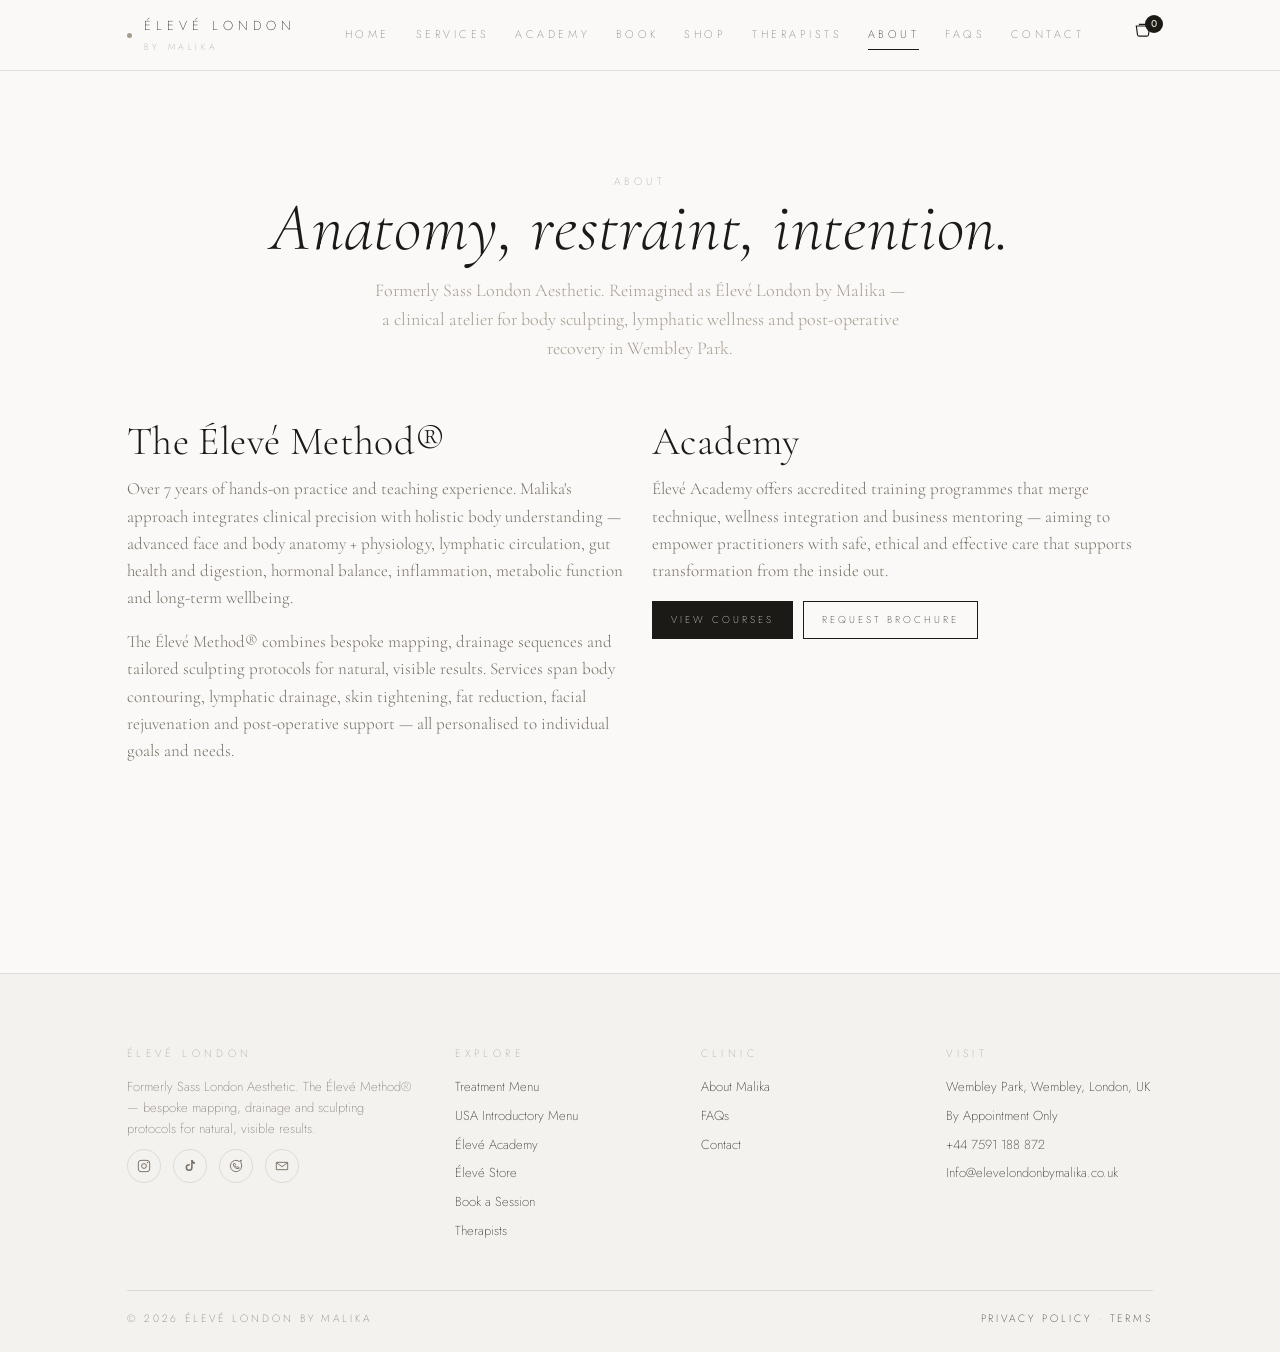
<file: about.html>
<!doctype html>
<html lang="en">
<head>
  <meta charset="utf-8" />
  <meta name="viewport" content="width=device-width, initial-scale=1" />
  <title>About Malika — Élevé London</title>
  <meta name="description" content="Meet Malika, founder of Élevé London (formerly Sass London Aesthetic) and creator of The Élevé Method® — over 7 years of hands-on practice and teaching." />
  <link rel="icon" href="assets/logo.png" />
  <link rel="preconnect" href="https://fonts.googleapis.com" />
  <link rel="preconnect" href="https://fonts.gstatic.com" crossorigin />
  <link href="https://fonts.googleapis.com/css2?family=Cormorant+Garamond:ital,wght@0,300;0,400;0,500;1,300;1,400&family=Jost:wght@100;200;300;400;500&display=swap" rel="stylesheet" />
  <link rel="stylesheet" href="styles.css" />
</head>
<body>
  <div class="site">
    <header class="site-header" id="site-header"></header>

    <main>
      <section class="section wrap">
        <div class="section-head">
          <span class="eyebrow">About</span>
          <h1>Anatomy, restraint, intention.</h1>
          <p>Formerly Sass London Aesthetic. Reimagined as Élevé London by Malika — a clinical atelier for body sculpting, lymphatic wellness and post-operative recovery in Wembley Park.</p>
        </div>

        <div class="grid grid--2" style="max-width: 1040px; margin: 0 auto;">
          <div>
            <h2>The Élevé Method®</h2>
            <p class="muted" style="font-family: var(--serif); font-size: 17px; line-height: 1.6; margin-top: 12px;">
              Over 7 years of hands-on practice and teaching experience. Malika's approach integrates clinical precision with holistic body understanding — advanced face and body anatomy + physiology, lymphatic circulation, gut health and digestion, hormonal balance, inflammation, metabolic function and long-term wellbeing.
            </p>
            <p class="muted" style="font-family: var(--serif); font-size: 17px; line-height: 1.6; margin-top: 12px;">
              The Élevé Method® combines bespoke mapping, drainage sequences and tailored sculpting protocols for natural, visible results. Services span body contouring, lymphatic drainage, skin tightening, fat reduction, facial rejuvenation and post-operative support — all personalised to individual goals and needs.
            </p>
          </div>
          <div>
            <h2>Academy</h2>
            <p class="muted" style="font-family: var(--serif); font-size: 17px; line-height: 1.6; margin-top: 12px;">
              Élevé Academy offers accredited training programmes that merge technique, wellness integration and business mentoring — aiming to empower practitioners with safe, ethical and effective care that supports transformation from the inside out.
            </p>
            <div class="hstack" style="margin-top: 16px;">
              <a class="btn btn--sm" href="training.html">View Courses</a>
              <a class="btn btn--sm btn--ghost" href="contact.html">Request Brochure</a>
            </div>
          </div>
        </div>
      </section>

    </main>

    <footer class="site-footer" id="site-footer"></footer>
  </div>

  <script type="module">
    import { init } from "./js/app.js";
    init();
  </script>
</body>
</html>
</file>
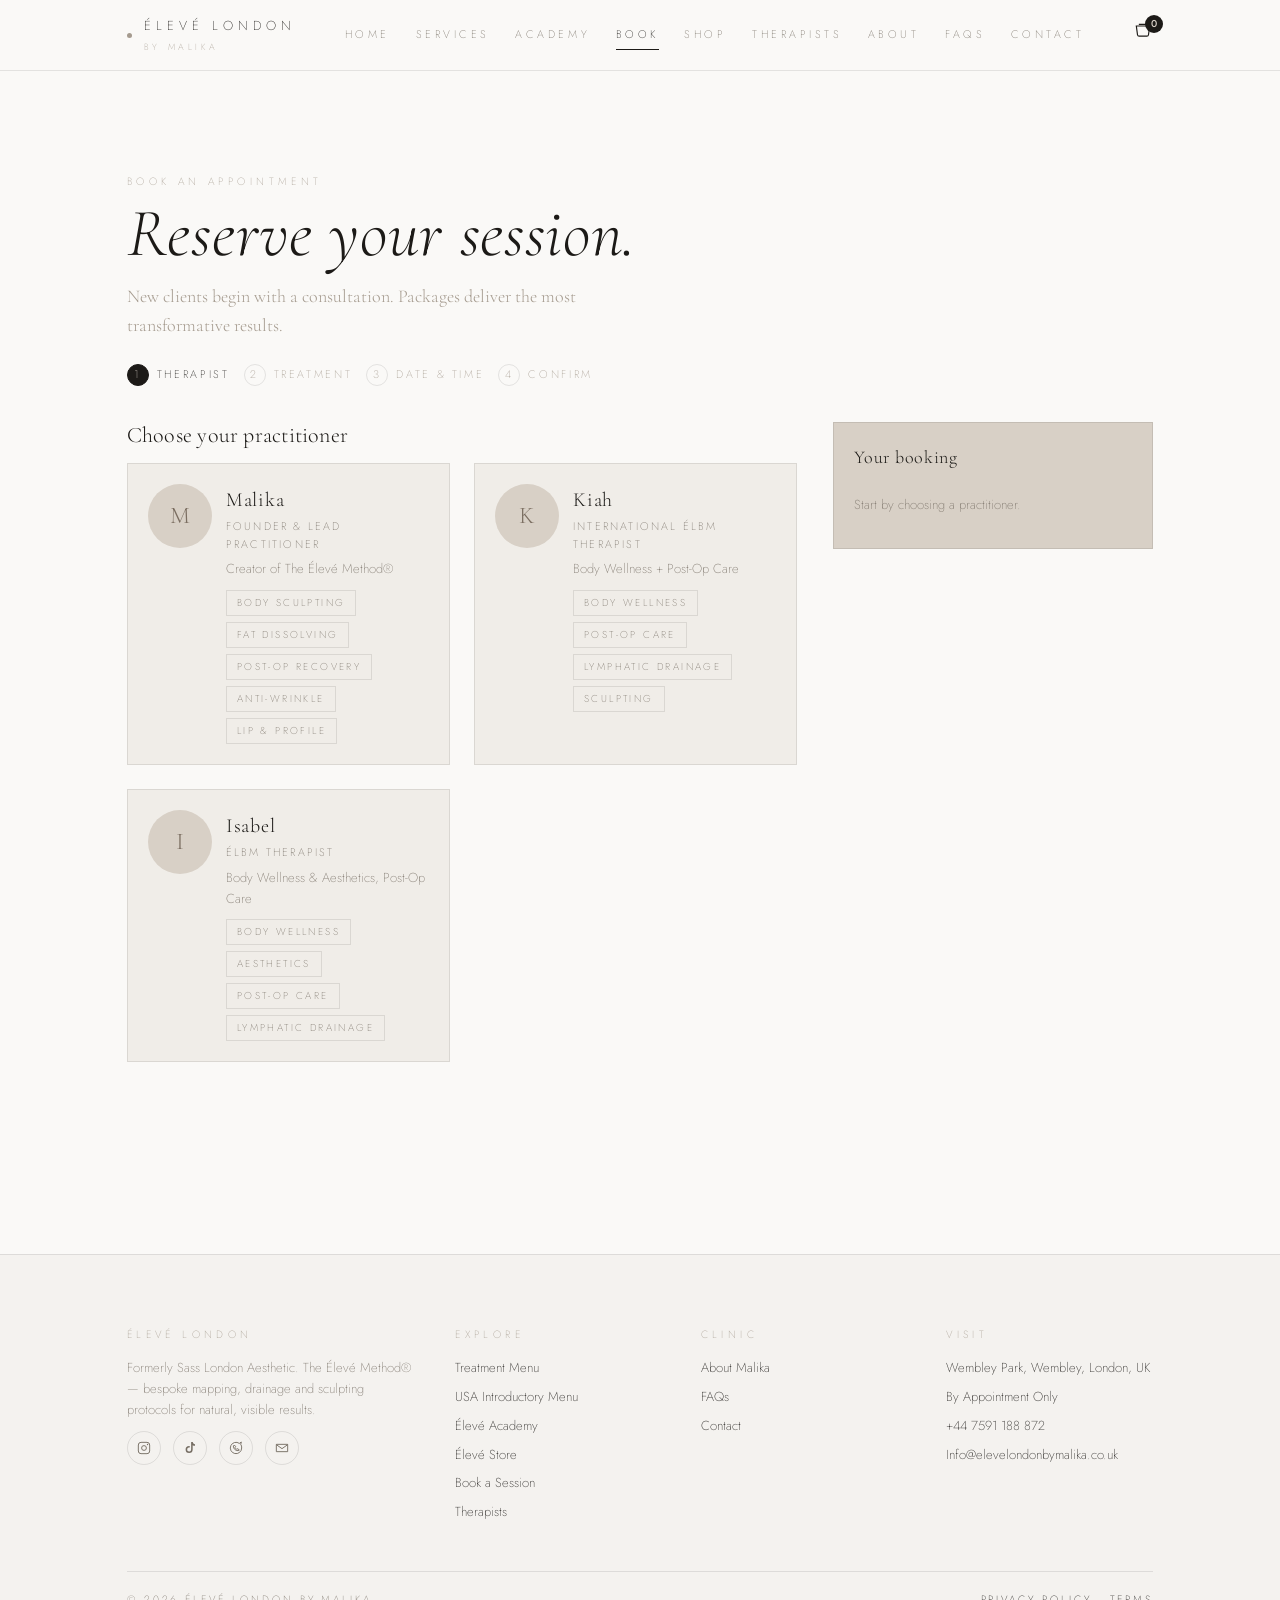
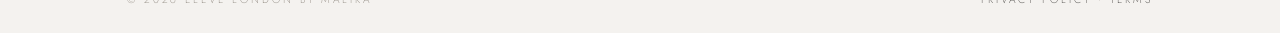
<file: book.html>
<!doctype html>
<html lang="en">
<head>
  <meta charset="utf-8" />
  <meta name="viewport" content="width=device-width, initial-scale=1" />
  <title>Book an Appointment — Élevé London</title>
  <meta name="description" content="Book directly with Malika or our trained senior therapists. Choose your treatment, select a date and time from the therapist's live diary, confirm with your details." />
  <link rel="icon" href="assets/logo.png" />
  <link rel="preconnect" href="https://fonts.googleapis.com" />
  <link rel="preconnect" href="https://fonts.gstatic.com" crossorigin />
  <link href="https://fonts.googleapis.com/css2?family=Cormorant+Garamond:ital,wght@0,300;0,400;0,500;1,300;1,400&family=Jost:wght@100;200;300;400;500&display=swap" rel="stylesheet" />
  <link rel="stylesheet" href="styles.css" />
</head>
<body>
  <div class="site">
    <header class="site-header" id="site-header"></header>

    <main>
      <section class="section wrap">
        <div class="section-head" style="text-align: left; margin-bottom: 24px;">
          <span class="eyebrow">Book an Appointment</span>
          <h1 style="margin-top: 6px;">Reserve your session.</h1>
          <p style="margin-left: 0;">New clients begin with a consultation. Packages deliver the most transformative results.</p>
        </div>

        <div class="stepper" id="stepper">
          <span class="step" data-step="1"><span class="n">1</span> Therapist</span>
          <span class="step" data-step="2"><span class="n">2</span> Treatment</span>
          <span class="step" data-step="3"><span class="n">3</span> Date &amp; Time</span>
          <span class="step" data-step="4"><span class="n">4</span> Confirm</span>
        </div>

        <div class="booking">
          <div id="stepHost"></div>

          <aside class="summary" id="summary">
            <h4>Your booking</h4>
            <div id="summaryBody"><p class="muted" style="font-size: 13px;">Start by choosing a practitioner.</p></div>
          </aside>
        </div>
      </section>
    </main>

    <footer class="site-footer" id="site-footer"></footer>
  </div>

  <script type="module">
    import { init, toast } from "./js/app.js";
    import { THERAPISTS, CATEGORIES, loadServices } from "./data/data.js";
    import { DiaryStore, ymd, fromYMD, isBookable, buildSlots, therapistEligible } from "./js/booking.js";
    init();

    const state = { step: 1, therapistId: null, serviceSlug: null, date: null, time: null, customer: {} };
    const services = await loadServices();

    const qs = new URLSearchParams(location.search);
    const prefill = qs.get("svc");
    const therapistPrefill = qs.get("therapist");
    const ratePrefill = qs.get("rate");
    const prefilledService = prefill ? services.find(s => s.slug === prefill) : null;
    const prefilledTherapist = therapistPrefill ? THERAPISTS.find(t => t.id === therapistPrefill && !t.hidden) : null;
    if (prefilledService) {
      state.serviceSlug = prefilledService.slug;
      state.step = 1;
    }
    if (prefilledTherapist) {
      state.therapistId = prefilledTherapist.id;
      // If both are prefilled but therapist can't actually offer the service, drop the service
      // and send the user to step 2 to pick something eligible.
      if (state.serviceSlug && !therapistEligible(prefilledTherapist, prefilledService)) {
        state.serviceSlug = null;
        state.step = 2;
      } else {
        state.step = state.serviceSlug ? 3 : 2;
      }
    }
    if (ratePrefill) state.rate = ratePrefill;

    const stepper = document.getElementById("stepper");
    const host = document.getElementById("stepHost");

    function updateStepper() {
      stepper.querySelectorAll(".step").forEach(s => {
        const n = parseInt(s.dataset.step);
        s.classList.toggle("is-active", n === state.step);
        s.classList.toggle("is-done", n < state.step);
      });
    }

    function updateSummary() {
      const t = THERAPISTS.find(x => x.id === state.therapistId);
      const svc = services.find(x => x.slug === state.serviceSlug);
      const body = [];
      if (t) body.push(`<div class="row"><span>Practitioner</span><span>${t.name}</span></div>`);
      if (svc) body.push(`<div class="row"><span>Treatment</span><span>${svc.name}</span></div>`);
      if (svc) body.push(`<div class="row"><span>Duration</span><span>${svc.durationLabel}</span></div>`);
      if (state.date) body.push(`<div class="row"><span>Date</span><span>${new Date(state.date).toLocaleDateString("en-GB", { weekday: "short", day: "numeric", month: "short", year: "numeric" })}</span></div>`);
      if (state.time) body.push(`<div class="row"><span>Time</span><span>${state.time}</span></div>`);
      if (svc) {
        const deposit = Number(svc.deposit || 0);
        const price = Number(svc.cost || 0);
        body.push(`<div class="row total"><span>Price</span><span>£${price.toFixed(0)}</span></div>`);
        if (deposit > 0) body.push(`<div class="row"><span>Deposit due today</span><span>£${deposit.toFixed(0)}</span></div>`);
      }
      document.getElementById("summaryBody").innerHTML = body.join("") || `<p class="muted" style="font-size:13px;">Start by choosing a practitioner.</p>`;
    }

    function renderStep1() {
      host.innerHTML = `
        <h3 style="margin-bottom: 14px;">Choose your practitioner</h3>
        <div class="grid grid--2" id="therapistGrid"></div>
      `;
      document.getElementById("therapistGrid").innerHTML = THERAPISTS.filter(t => !t.hidden).map(t => `
        <div class="therapist-card ${t.id === state.therapistId ? "is-active" : ""}" data-id="${t.id}">
          <div class="avatar">${t.name[0]}</div>
          <div style="flex: 1;">
            <h4>${t.name}</h4>
            <div class="role">${t.title}</div>
            <p>${t.short}</p>
            <div style="margin-top: 10px; display: flex; gap: 6px; flex-wrap: wrap;">
              ${t.specialties.map(s => `<span class="pill">${s}</span>`).join("")}
            </div>
          </div>
        </div>
      `).join("");
      document.querySelectorAll(".therapist-card").forEach(c => c.addEventListener("click", () => {
        state.therapistId = c.dataset.id;
        state.step = 2;
        render();
      }));
    }

    function renderStep2() {
      const t = THERAPISTS.find(x => x.id === state.therapistId);
      const eligible = services.filter(s => therapistEligible(t, s));
      const grouped = CATEGORIES.map(c => ({ cat: c, items: eligible.filter(s => s.category === c.id) })).filter(g => g.items.length);

      host.innerHTML = `
        <div class="hstack" style="justify-content: space-between; margin-bottom: 14px;">
          <h3>Choose a treatment</h3>
          <button class="btn btn--sm btn--ghost" id="backBtn">← Change practitioner</button>
        </div>
        <p class="muted" style="font-size: 13px; margin-bottom: 20px;">Services available with ${t.name}. Packages redirect to checkout; single sessions proceed to date &amp; time.</p>
        <div id="serviceChooser"></div>
      `;
      document.getElementById("backBtn").addEventListener("click", () => { state.step = 1; render(); });
      document.getElementById("serviceChooser").innerHTML = grouped.map(g => `
        <section class="pricing-group">
          <h4 style="font-family: var(--serif); font-size: 20px; margin-bottom: 12px;">${g.cat.label}</h4>
          <div>
            ${g.items.map(s => `
              <article class="service-row" style="padding: 16px 0;">
                <div>
                  <div class="name">${s.name}</div>
                  <div class="meta"><span>${s.durationLabel}</span>${s.isPackage ? '<span>Package</span>' : ''}</div>
                  <div class="desc">${(s.description || "").split("\n")[0]}</div>
                </div>
                <div class="side">
                  <div class="price">£${Number(s.cost).toFixed(0)}</div>
                  <button class="btn btn--sm" data-pick="${s.slug}">Select</button>
                </div>
              </article>
            `).join("")}
          </div>
        </section>
      `).join("");
      host.querySelectorAll("[data-pick]").forEach(b => b.addEventListener("click", () => {
        state.serviceSlug = b.dataset.pick;
        state.step = 3;
        state.date = null; state.time = null;
        render();
      }));
    }

    let calAnchor = new Date();
    function renderStep3() {
      const t = THERAPISTS.find(x => x.id === state.therapistId);
      const svc = services.find(x => x.slug === state.serviceSlug);
      host.innerHTML = `
        <div class="hstack" style="justify-content: space-between; margin-bottom: 14px;">
          <h3>Pick a date &amp; time</h3>
          <button class="btn btn--sm btn--ghost" id="backBtn">← Change treatment</button>
        </div>
        <p class="muted" style="font-size: 13px; margin-bottom: 20px;">
          Showing <strong>${t.name}'s</strong> diary.
          ${svc.isPackage ? "Package plans are scheduled with your practitioner after checkout — book your first session here." : ""}
        </p>
        <div class="cal" id="calHost"></div>
        <div id="slotsHost"></div>
        <div class="hstack" style="justify-content: flex-end; margin-top: 20px;">
          <button class="btn" id="nextBtn" disabled>Continue</button>
        </div>
      `;
      document.getElementById("backBtn").addEventListener("click", () => { state.step = 2; render(); });
      document.getElementById("nextBtn").addEventListener("click", () => {
        if (state.date && state.time) { state.step = 4; render(); }
      });
      renderCalendar();
    }

    function renderCalendar() {
      const first = new Date(calAnchor.getFullYear(), calAnchor.getMonth(), 1);
      const last = new Date(calAnchor.getFullYear(), calAnchor.getMonth() + 1, 0);
      const startPad = first.getDay();
      const days = [];
      for (let i = 0; i < startPad; i++) days.push(null);
      for (let d = 1; d <= last.getDate(); d++) days.push(new Date(calAnchor.getFullYear(), calAnchor.getMonth(), d));

      const monthLabel = calAnchor.toLocaleDateString("en-GB", { month: "long", year: "numeric" });
      document.getElementById("calHost").innerHTML = `
        <div class="cal-head">
          <button id="prevMonth" aria-label="Previous month">←</button>
          <h4>${monthLabel}</h4>
          <button id="nextMonth" aria-label="Next month">→</button>
        </div>
        <div class="cal-grid">
          ${["Sun","Mon","Tue","Wed","Thu","Fri","Sat"].map(d => `<span class="day-label">${d}</span>`).join("")}
          ${days.map(d => {
            if (!d) return `<span class="cal-day is-other"></span>`;
            const bookable = isBookable(d);
            const isSelected = state.date === ymd(d);
            return `<button class="cal-day ${isSelected ? "is-selected" : ""}" ${bookable ? "" : "disabled"} data-d="${ymd(d)}">${d.getDate()}</button>`;
          }).join("")}
        </div>
      `;
      document.getElementById("prevMonth").onclick = () => {
        const prev = new Date(calAnchor.getFullYear(), calAnchor.getMonth() - 1, 1);
        const now = new Date();
        if (prev.getFullYear() < now.getFullYear() || (prev.getFullYear() === now.getFullYear() && prev.getMonth() < now.getMonth())) return;
        calAnchor = prev; renderCalendar();
      };
      document.getElementById("nextMonth").onclick = () => { calAnchor = new Date(calAnchor.getFullYear(), calAnchor.getMonth() + 1, 1); renderCalendar(); };

      document.querySelectorAll(".cal-day[data-d]").forEach(b => b.addEventListener("click", () => {
        state.date = b.dataset.d; state.time = null; renderCalendar(); renderSlots(); updateSummary();
      }));
      renderSlots();
    }

    function renderSlots() {
      const slotsHost = document.getElementById("slotsHost");
      if (!state.date) { slotsHost.innerHTML = `<p class="muted" style="margin-top: 14px; font-size: 13px;">Select a date to view available times.</p>`; return; }
      const svc = services.find(x => x.slug === state.serviceSlug);
      const existing = DiaryStore.forTherapistOnDate(state.therapistId, state.date);
      const slots = buildSlots(fromYMD(state.date), svc.duration_min, existing);
      if (slots.length === 0) { slotsHost.innerHTML = `<p class="muted" style="margin-top: 14px; font-size: 13px;">No times available for this date — please choose another.</p>`; return; }
      slotsHost.innerHTML = `
        <h4 style="font-family: var(--serif); font-size: 18px; margin: 20px 0 10px;">Available times</h4>
        <div class="slots">
          ${slots.map(s => `<button class="slot ${state.time === s.time ? "is-selected" : ""}" ${s.available ? "" : "disabled"} data-t="${s.time}">${s.time}</button>`).join("")}
        </div>
      `;
      slotsHost.querySelectorAll("[data-t]").forEach(b => b.addEventListener("click", () => {
        state.time = b.dataset.t;
        slotsHost.querySelectorAll(".slot").forEach(x => x.classList.remove("is-selected"));
        b.classList.add("is-selected");
        document.getElementById("nextBtn").disabled = false;
        updateSummary();
      }));
    }

    function renderStep4() {
      const svc = services.find(x => x.slug === state.serviceSlug);
      const deposit = Number(svc.deposit || 0);
      host.innerHTML = `
        <div class="hstack" style="justify-content: space-between; margin-bottom: 14px;">
          <h3>Confirm &amp; secure</h3>
          <button class="btn btn--sm btn--ghost" id="backBtn">← Change time</button>
        </div>
        <form id="confirmForm" novalidate>
          <div class="fields-row">
            <div class="field"><label for="fname">First name</label><input id="fname" name="fname" required/></div>
            <div class="field"><label for="lname">Last name</label><input id="lname" name="lname" required/></div>
          </div>
          <div class="fields-row">
            <div class="field"><label for="email">Email</label><input id="email" name="email" type="email" required/></div>
            <div class="field"><label for="phone">Phone</label><input id="phone" name="phone" type="tel" required/></div>
          </div>
          <div class="field"><label for="notes">Anything your therapist should know?</label><textarea id="notes" name="notes" rows="3" placeholder="Past surgeries, medical history, goals, allergies..."></textarea></div>

          <div class="card" style="background: var(--bg-cream); margin-top: 10px;">
            <h4 style="font-family: var(--serif); font-size: 18px;">Payment</h4>
            <p class="muted" style="font-size: 13px; margin: 0;">
              ${deposit > 0 ? `A non-refundable deposit of <strong>£${deposit.toFixed(0)}</strong> is taken to secure your booking. Balance of £${(svc.cost - deposit).toFixed(0)} due at your appointment.` : "Full payment taken at your appointment — no deposit required."}
              Klarna, Clearpay and PayLater available on arrival.
            </p>
          </div>

          <div class="hstack" style="justify-content: flex-end; margin-top: 20px;">
            <button class="btn" type="submit">${deposit > 0 ? `Pay £${deposit.toFixed(0)} Deposit & Confirm` : "Confirm Booking"}</button>
          </div>
          <p class="form-msg" id="confMsg" role="status" aria-live="polite"></p>
        </form>
      `;
      document.getElementById("backBtn").addEventListener("click", () => { state.step = 3; render(); });
      document.getElementById("confirmForm").addEventListener("submit", (e) => {
        e.preventDefault();
        const data = Object.fromEntries(new FormData(e.target).entries());
        if (!data.fname || !data.email) { document.getElementById("confMsg").textContent = "Please complete all required fields."; document.getElementById("confMsg").className = "form-msg err"; return; }
        state.customer = data;
        const svc = services.find(x => x.slug === state.serviceSlug);
        const t = THERAPISTS.find(x => x.id === state.therapistId);
        const booking = {
          id: "BKG-" + Date.now().toString(36).toUpperCase(),
          createdAt: new Date().toISOString(),
          therapistId: t.id, therapistName: t.name,
          serviceSlug: svc.slug, serviceName: svc.name,
          date: state.date, time: state.time,
          durationMin: svc.duration_min,
          price: Number(svc.cost), deposit: Number(svc.deposit || 0),
          customer: data,
          ...(state.rate ? { rate: state.rate } : {}),
        };
        DiaryStore.add(booking);
        localStorage.setItem("eleve.lastBooking", JSON.stringify(booking));
        toast("Booking confirmed");
        setTimeout(() => { location.href = "booking-confirmed.html?id=" + encodeURIComponent(booking.id); }, 600);
      });
    }

    function render() {
      updateStepper(); updateSummary();
      if (state.step === 1) renderStep1();
      else if (state.step === 2) renderStep2();
      else if (state.step === 3) renderStep3();
      else if (state.step === 4) renderStep4();
    }
    render();
  </script>
</body>
</html>
</file>
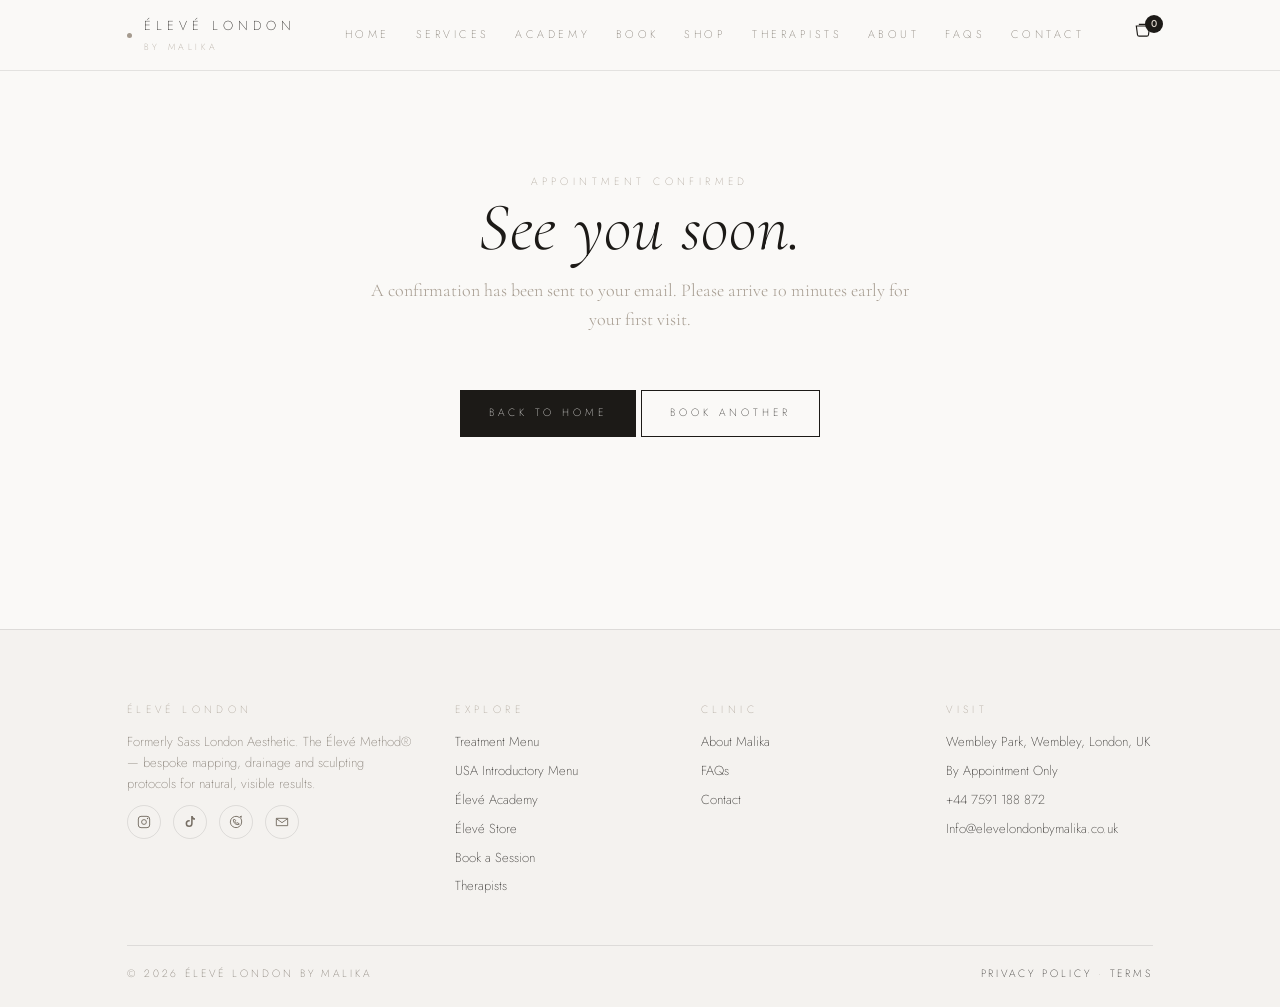
<file: booking-confirmed.html>
<!doctype html>
<html lang="en">
<head>
  <meta charset="utf-8" />
  <meta name="viewport" content="width=device-width, initial-scale=1" />
  <title>Booking Confirmed — Élevé London</title>
  <link rel="icon" href="assets/logo.png" />
  <link rel="preconnect" href="https://fonts.googleapis.com" />
  <link rel="preconnect" href="https://fonts.gstatic.com" crossorigin />
  <link href="https://fonts.googleapis.com/css2?family=Cormorant+Garamond:ital,wght@0,300;0,400;0,500;1,300;1,400&family=Jost:wght@100;200;300;400;500&display=swap" rel="stylesheet" />
  <link rel="stylesheet" href="styles.css" />
</head>
<body>
  <div class="site">
    <header class="site-header" id="site-header"></header>
    <main>
      <section class="section wrap">
        <div class="section-head">
          <span class="eyebrow">Appointment Confirmed</span>
          <h1>See you soon.</h1>
          <p>A confirmation has been sent to your email. Please arrive 10 minutes early for your first visit.</p>
        </div>
        <div id="detail" style="max-width: 640px; margin: 0 auto;"></div>
        <div class="center" style="margin-top: 40px;">
          <a class="btn" href="index.html">Back to home</a>
          <a class="btn btn--ghost" href="book.html">Book another</a>
        </div>
      </section>
    </main>
    <footer class="site-footer" id="site-footer"></footer>
  </div>
  <script type="module">
    import { init } from "./js/app.js";
    init();
    const last = JSON.parse(localStorage.getItem("eleve.lastBooking") || "null");
    const id = new URLSearchParams(location.search).get("id");
    if (last && last.id === id) {
      const dateTxt = new Date(last.date + "T" + last.time).toLocaleDateString("en-GB", { weekday: "long", day: "numeric", month: "long", year: "numeric" });
      document.getElementById("detail").innerHTML = `
        <div class="summary" style="position: static;">
          <h4>${last.id}</h4>
          <div class="row"><span>Practitioner</span><span>${last.therapistName}</span></div>
          <div class="row"><span>Treatment</span><span>${last.serviceName}</span></div>
          <div class="row"><span>Date</span><span>${dateTxt}</span></div>
          <div class="row"><span>Time</span><span>${last.time}</span></div>
          <div class="row total"><span>Price</span><span>£${last.price.toFixed(0)}</span></div>
          ${last.deposit > 0 ? `<div class="row"><span>Deposit paid</span><span>£${last.deposit.toFixed(0)}</span></div><div class="row"><span>Balance at appointment</span><span>£${(last.price - last.deposit).toFixed(0)}</span></div>` : ""}
        </div>
      `;
    }
  </script>
</body>
</html>
</file>
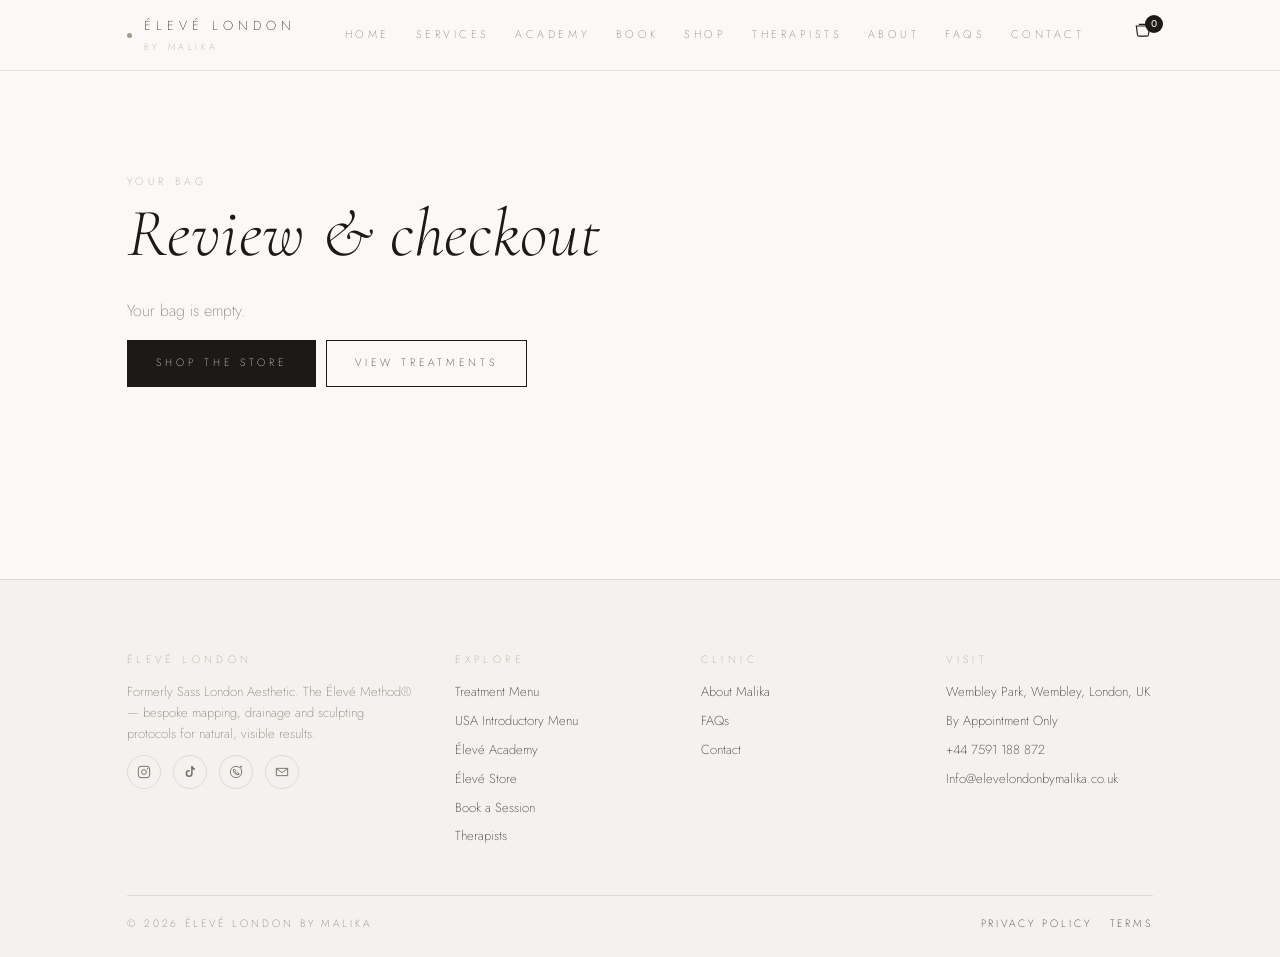
<file: cart.html>
<!doctype html>
<html lang="en">
<head>
  <meta charset="utf-8" />
  <meta name="viewport" content="width=device-width, initial-scale=1" />
  <title>Bag — Élevé London</title>
  <link rel="icon" href="assets/logo.png" />
  <link rel="preconnect" href="https://fonts.googleapis.com" />
  <link rel="preconnect" href="https://fonts.gstatic.com" crossorigin />
  <link href="https://fonts.googleapis.com/css2?family=Cormorant+Garamond:ital,wght@0,300;0,400;0,500;1,300;1,400&family=Jost:wght@100;200;300;400;500&display=swap" rel="stylesheet" />
  <link rel="stylesheet" href="styles.css" />
</head>
<body>
  <div class="site">
    <header class="site-header" id="site-header"></header>

    <main>
      <section class="section wrap">
        <div class="section-head" style="text-align:left; margin-bottom: 30px;">
          <span class="eyebrow">Your Bag</span>
          <h1 style="margin-top: 6px;">Review &amp; checkout</h1>
        </div>

        <div id="cartEmpty" hidden>
          <p class="muted">Your bag is empty.</p>
          <div class="hstack" style="margin-top: 14px;">
            <a class="btn" href="shop.html">Shop the store</a>
            <a class="btn btn--ghost" href="services.html">View treatments</a>
          </div>
        </div>

        <div id="cartArea">
          <div class="cart-list" id="cartList"></div>
          <div class="cart-totals" id="cartTotals"></div>
          <div class="hstack" style="justify-content: flex-end; margin-top: 24px;">
            <a class="btn btn--ghost" href="shop.html">Continue shopping</a>
            <a class="btn" href="checkout.html">Checkout</a>
          </div>
        </div>
      </section>
    </main>

    <footer class="site-footer" id="site-footer"></footer>
  </div>

  <script type="module">
    import { init, updateCartBadge } from "./js/app.js";
    import { getCart, setQty, removeFromCart, keyFor, cartSubtotal, currency } from "./js/cart.js";
    init();

    function render() {
      const items = getCart();
      const empty = items.length === 0;
      document.getElementById("cartEmpty").hidden = !empty;
      document.getElementById("cartArea").hidden = empty;
      if (empty) return;

      document.getElementById("cartList").innerHTML = items.map(it => {
        const k = keyFor(it);
        return `
          <div class="cart-row" data-k="${k}">
            <img src="${it.image || 'assets/product-placeholder.svg'}" alt="${it.name}" onerror="this.style.opacity='0.2'"/>
            <div>
              <div class="name">${it.name}</div>
              ${it.variant ? `<div class="variant">Size ${String(it.variant).toUpperCase()}</div>` : ""}
            </div>
            <div class="qty">
              <button data-act="dec">−</button>
              <input type="number" min="1" value="${it.qty}" data-act="input" />
              <button data-act="inc">+</button>
            </div>
            <div class="price">${currency(it.price * it.qty)}</div>
            <button class="rm" data-act="rm">Remove</button>
          </div>
        `;
      }).join("");

      document.getElementById("cartList").querySelectorAll(".cart-row").forEach(row => {
        const k = row.dataset.k;
        const it = items.find(x => keyFor(x) === k);
        row.querySelector('[data-act="dec"]').onclick = () => { setQty(k, Math.max(1, it.qty - 1)); render(); updateCartBadge(); };
        row.querySelector('[data-act="inc"]').onclick = () => { setQty(k, it.qty + 1); render(); updateCartBadge(); };
        row.querySelector('[data-act="input"]').onchange = (e) => { setQty(k, parseInt(e.target.value) || 1); render(); updateCartBadge(); };
        row.querySelector('[data-act="rm"]').onclick = () => { removeFromCart(k); render(); updateCartBadge(); };
      });

      const sub = cartSubtotal();
      const shipping = items.some(x => x.kind === "product" && !/^gift-/.test(x.id)) ? 5.95 : 0;
      const total = sub + shipping;
      document.getElementById("cartTotals").innerHTML = `
        <div class="row"><span>Subtotal</span><span>${currency(sub)}</span></div>
        <div class="row"><span>Shipping</span><span>${shipping === 0 ? "Free" : currency(shipping)}</span></div>
        <div class="row total"><span>Total</span><span>${currency(total)}</span></div>
      `;
    }
    render();
    document.addEventListener("cart:change", render);
  </script>
</body>
</html>
</file>
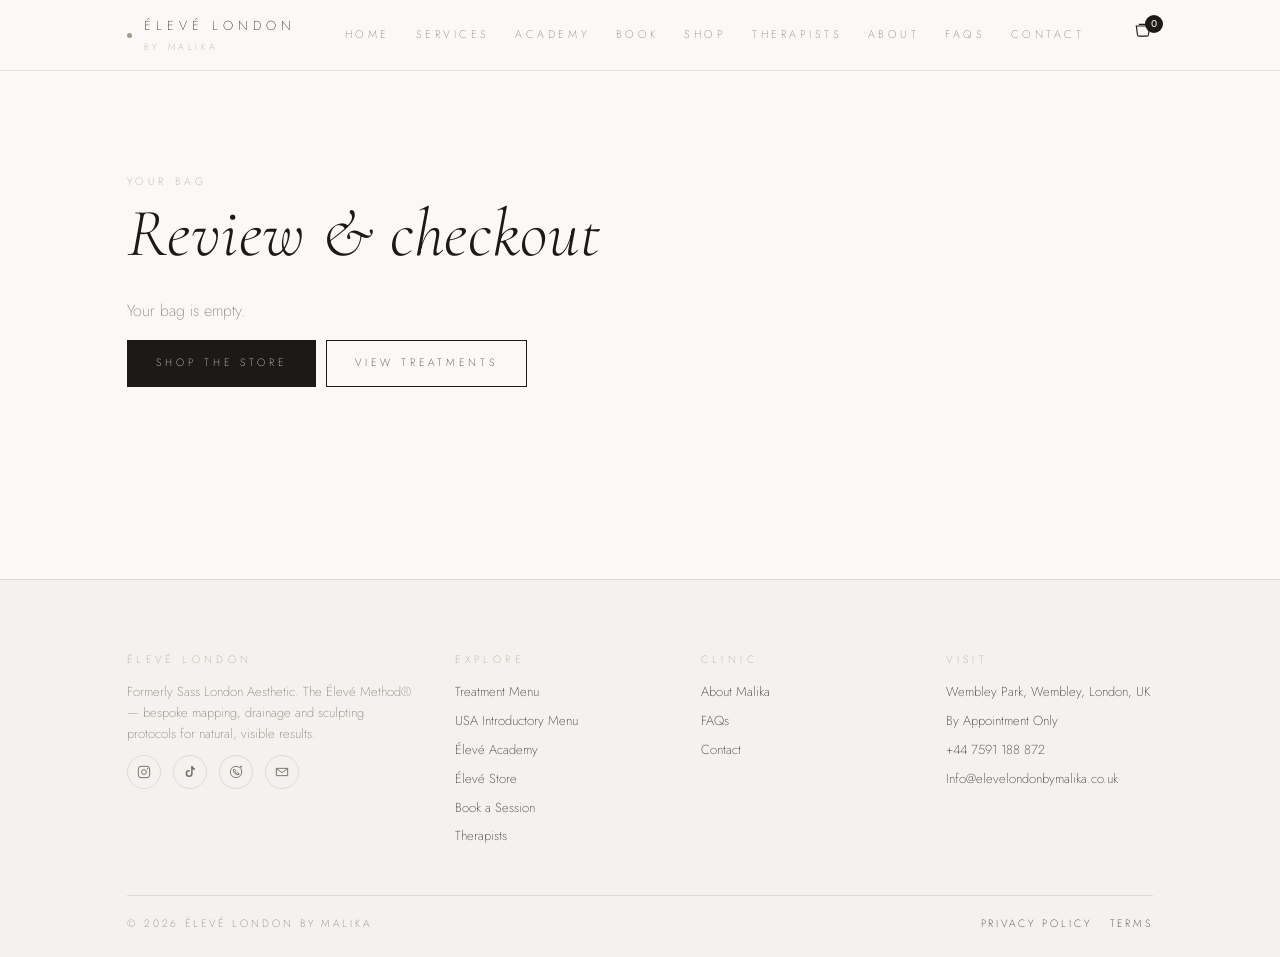
<file: checkout.html>
<!doctype html>
<html lang="en">
<head>
  <meta charset="utf-8" />
  <meta name="viewport" content="width=device-width, initial-scale=1" />
  <title>Checkout — Élevé London</title>
  <link rel="icon" href="assets/logo.png" />
  <link rel="preconnect" href="https://fonts.googleapis.com" />
  <link rel="preconnect" href="https://fonts.gstatic.com" crossorigin />
  <link href="https://fonts.googleapis.com/css2?family=Cormorant+Garamond:ital,wght@0,300;0,400;0,500;1,300;1,400&family=Jost:wght@100;200;300;400;500&display=swap" rel="stylesheet" />
  <link rel="stylesheet" href="styles.css" />
</head>
<body>
  <div class="site">
    <header class="site-header" id="site-header"></header>

    <main>
      <section class="section wrap">
        <div class="section-head" style="text-align:left; margin-bottom: 30px;">
          <span class="eyebrow">Checkout</span>
          <h1 style="margin-top: 6px;">Your details</h1>
        </div>

        <div class="booking">
          <div>
            <form id="checkoutForm" novalidate>
              <h3 style="margin-bottom: 12px;">Contact</h3>
              <div class="fields-row">
                <div class="field"><label for="fname">First name</label><input id="fname" name="fname" required/></div>
                <div class="field"><label for="lname">Last name</label><input id="lname" name="lname" required/></div>
              </div>
              <div class="fields-row">
                <div class="field"><label for="email">Email</label><input id="email" name="email" type="email" required/></div>
                <div class="field"><label for="phone">Phone</label><input id="phone" name="phone" type="tel" required/></div>
              </div>

              <h3 style="margin: 24px 0 12px;">Shipping</h3>
              <div class="field"><label for="addr1">Address</label><input id="addr1" name="addr1" required/></div>
              <div class="fields-row">
                <div class="field"><label for="city">City</label><input id="city" name="city" required/></div>
                <div class="field"><label for="postcode">Postcode</label><input id="postcode" name="postcode" required/></div>
              </div>
              <div class="field"><label for="country">Country</label>
                <select id="country" name="country" required>
                  <option value="GB" selected>United Kingdom</option>
                  <option value="IE">Ireland</option>
                  <option value="FR">France</option>
                  <option value="DE">Germany</option>
                  <option value="ES">Spain</option>
                  <option value="IT">Italy</option>
                  <option value="NL">Netherlands</option>
                  <option value="US">United States</option>
                  <option value="AE">United Arab Emirates</option>
                </select>
              </div>

              <h3 style="margin: 24px 0 12px;">Payment</h3>
              <p class="muted" id="payNote">Demo mode — clicking "Place Order" records your order locally and shows a confirmation. Connect a Stripe Payment Link or checkout endpoint in <code>data/data.js</code> to go live.</p>

              <div class="hstack" style="justify-content: flex-end; margin-top: 20px;">
                <a class="btn btn--ghost" href="cart.html">Back to bag</a>
                <button class="btn" type="submit" id="submitBtn">Place Order</button>
              </div>
              <p class="form-msg" id="formMsg" role="status" aria-live="polite"></p>
            </form>
          </div>

          <aside class="summary">
            <h4>Order summary</h4>
            <div id="summaryLines"></div>
            <div id="summaryTotals"></div>
          </aside>
        </div>
      </section>
    </main>

    <footer class="site-footer" id="site-footer"></footer>
  </div>

  <script type="module">
    import { init } from "./js/app.js";
    import { getCart, cartSubtotal, currency, clearCart } from "./js/cart.js";
    import { PAYMENT } from "./data/data.js";
    init();

    const items = getCart();
    if (items.length === 0) {
      location.href = "cart.html";
    }

    function renderSummary() {
      document.getElementById("summaryLines").innerHTML = items.map(it => `
        <div class="row"><span>${it.name}${it.variant ? ` (${String(it.variant).toUpperCase()})` : ""} × ${it.qty}</span><span>${currency(it.price * it.qty)}</span></div>
      `).join("");
      const sub = cartSubtotal();
      const shipping = items.some(x => x.kind === "product" && !/^gift-/.test(x.id)) ? 5.95 : 0;
      const total = sub + shipping;
      document.getElementById("summaryTotals").innerHTML = `
        <div class="row"><span>Subtotal</span><span>${currency(sub)}</span></div>
        <div class="row"><span>Shipping</span><span>${shipping === 0 ? "Free" : currency(shipping)}</span></div>
        <div class="row total"><span>Total</span><span>${currency(total)}</span></div>
      `;
    }
    renderSummary();

    const form = document.getElementById("checkoutForm");
    form.addEventListener("submit", async (e) => {
      e.preventDefault();
      const msg = document.getElementById("formMsg");
      const btn = document.getElementById("submitBtn");

      const data = Object.fromEntries(new FormData(form).entries());
      if (!data.fname || !data.email || !data.addr1) {
        msg.textContent = "Please complete all required fields."; msg.className = "form-msg err"; return;
      }
      btn.disabled = true; msg.textContent = "Processing…"; msg.className = "form-msg";

      const order = {
        id: "ELV-" + Date.now().toString(36).toUpperCase(),
        createdAt: new Date().toISOString(),
        customer: data,
        items,
        subtotal: cartSubtotal(),
        currency: PAYMENT.currency,
      };

      try {
        if (PAYMENT.mode === "server" && PAYMENT.serverEndpoint) {
          const r = await fetch(PAYMENT.serverEndpoint, { method: "POST", headers: { "Content-Type": "application/json" }, body: JSON.stringify(order) });
          if (!r.ok) throw new Error("server");
          const { url } = await r.json();
          location.href = url;
          return;
        }
        if (PAYMENT.mode === "stripe_payment_link" && PAYMENT.stripePaymentLinkBase) {
          const url = `${PAYMENT.stripePaymentLinkBase}?prefilled_email=${encodeURIComponent(data.email)}&client_reference_id=${order.id}`;
          location.href = url; return;
        }
        // demo mode — persist locally
        const orders = JSON.parse(localStorage.getItem("eleve.orders") || "[]");
        orders.push(order);
        localStorage.setItem("eleve.orders", JSON.stringify(orders));
        clearCart();
        localStorage.setItem("eleve.lastOrder", JSON.stringify(order));
        location.href = "thanks.html?id=" + encodeURIComponent(order.id);
      } catch {
        msg.textContent = "Something went wrong. Please try again."; msg.className = "form-msg err";
        btn.disabled = false;
      }
    });
  </script>
</body>
</html>
</file>
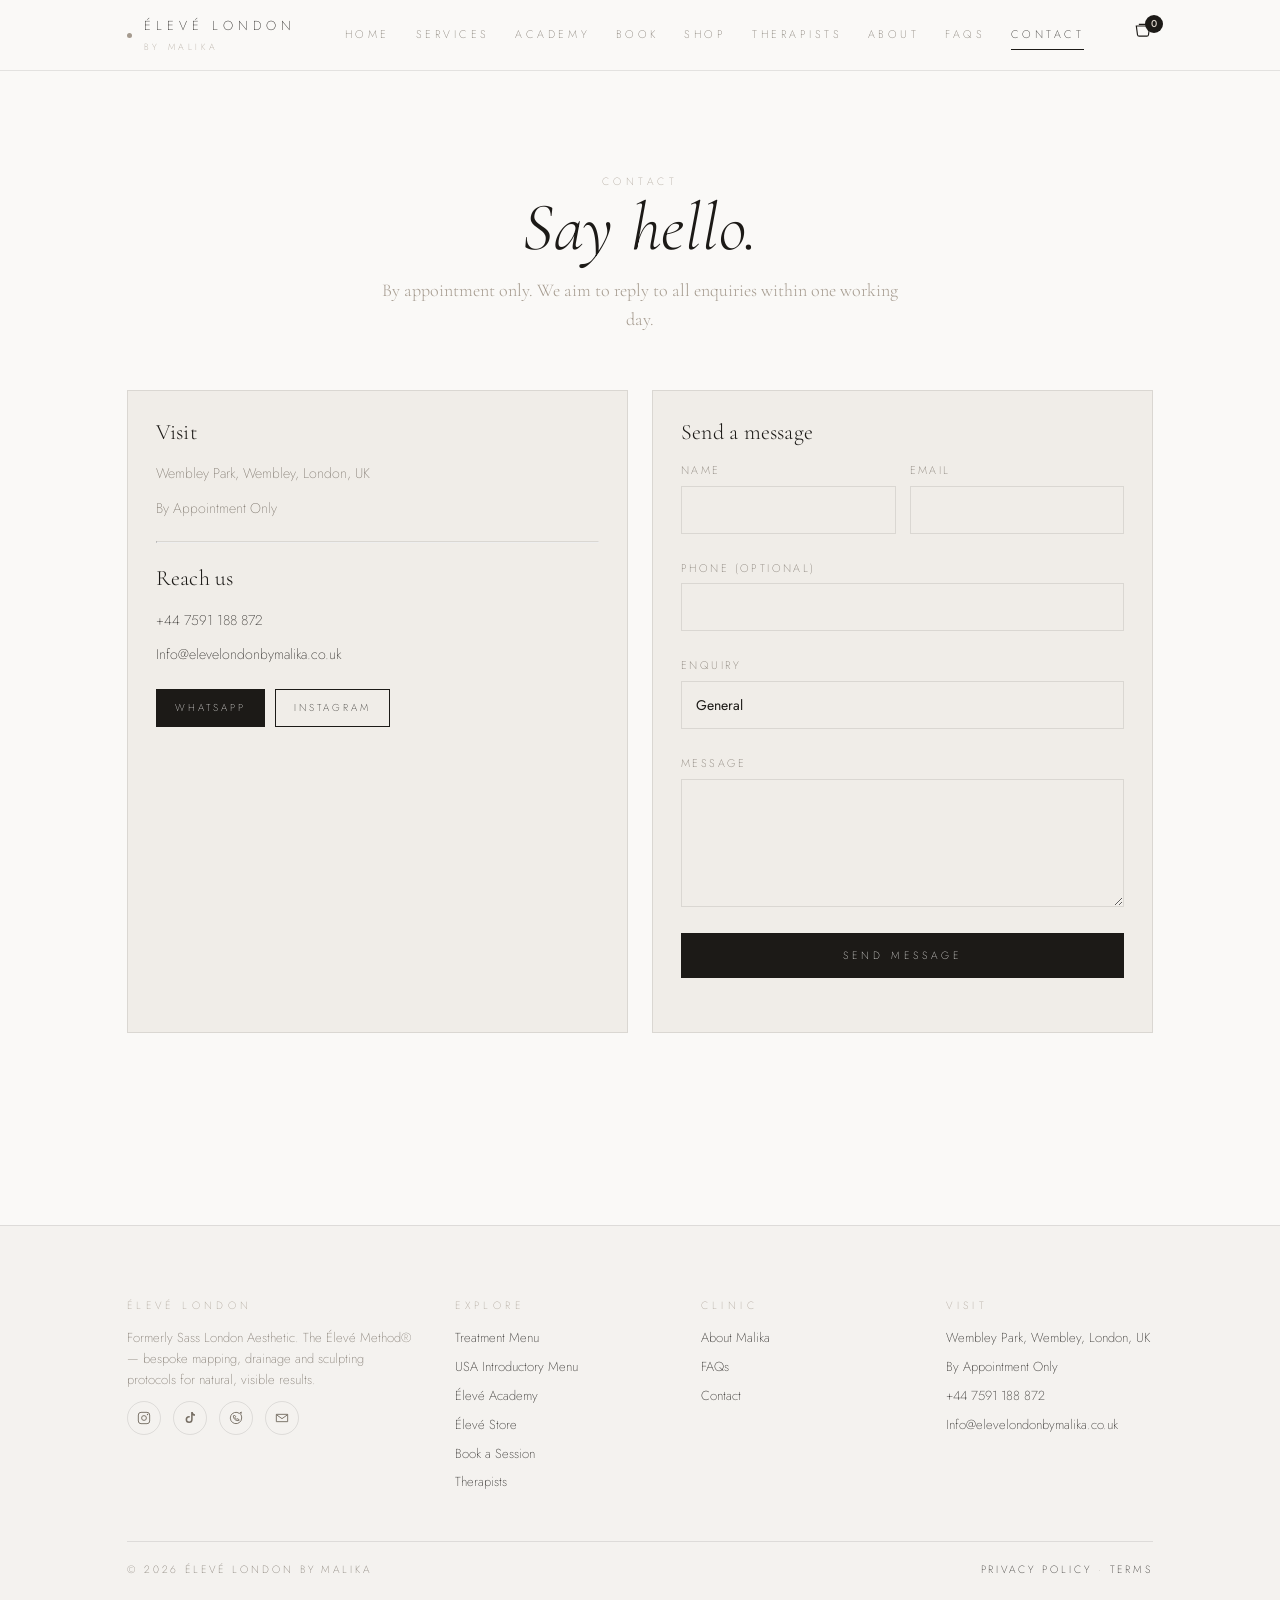
<file: contact.html>
<!doctype html>
<html lang="en">
<head>
  <meta charset="utf-8" />
  <meta name="viewport" content="width=device-width, initial-scale=1" />
  <title>Contact — Élevé London</title>
  <meta name="description" content="Contact Élevé London by Malika — Wembley Park clinic. By appointment only. WhatsApp, email, phone and enquiry form." />
  <link rel="icon" href="assets/logo.png" />
  <link rel="preconnect" href="https://fonts.googleapis.com" />
  <link rel="preconnect" href="https://fonts.gstatic.com" crossorigin />
  <link href="https://fonts.googleapis.com/css2?family=Cormorant+Garamond:ital,wght@0,300;0,400;0,500;1,300;1,400&family=Jost:wght@100;200;300;400;500&display=swap" rel="stylesheet" />
  <link rel="stylesheet" href="styles.css" />
</head>
<body>
  <div class="site">
    <header class="site-header" id="site-header"></header>

    <main>
      <section class="section wrap">
        <div class="section-head">
          <span class="eyebrow">Contact</span>
          <h1>Say hello.</h1>
          <p>By appointment only. We aim to reply to all enquiries within one working day.</p>
        </div>

        <div class="grid grid--2" style="max-width: 1040px; margin: 0 auto;">
          <div class="card">
            <h3>Visit</h3>
            <p id="loc"></p>
            <p id="hrs"></p>
            <hr class="rule" style="margin: 10px 0;"/>
            <h3>Reach us</h3>
            <p><a id="phone" href=""></a></p>
            <p><a id="email" href=""></a></p>
            <div class="hstack" style="margin-top: 12px;">
              <a class="btn btn--sm" id="waBtn" href="" target="_blank" rel="noopener">WhatsApp</a>
              <a class="btn btn--sm btn--ghost" id="igBtn" href="" target="_blank" rel="noopener">Instagram</a>
            </div>
          </div>

          <form id="contactForm" class="card" novalidate>
            <h3>Send a message</h3>
            <div class="fields-row">
              <div class="field"><label for="cfname">Name</label><input id="cfname" name="name" required/></div>
              <div class="field"><label for="cemail">Email</label><input id="cemail" name="email" type="email" required/></div>
            </div>
            <div class="field"><label for="cphone">Phone (optional)</label><input id="cphone" name="phone" type="tel"/></div>
            <div class="field"><label for="ctopic">Enquiry</label>
              <select id="ctopic" name="topic">
                <option>General</option>
                <option>Treatment consultation</option>
                <option>Élevé Academy / Training</option>
                <option>USA / Mobile Appointments</option>
                <option>Post-op recovery</option>
                <option>Membership</option>
                <option>Press / Partnerships</option>
              </select>
            </div>
            <div class="field"><label for="cmsg">Message</label><textarea id="cmsg" name="message" rows="5" required></textarea></div>
            <button class="btn" type="submit">Send Message</button>
            <p class="form-msg" role="status" aria-live="polite"></p>
          </form>
        </div>
      </section>
    </main>

    <footer class="site-footer" id="site-footer"></footer>
  </div>

  <script type="module">
    import { init } from "./js/app.js";
    import { BUSINESS, NEWSLETTER } from "./data/data.js";
    init();
    document.getElementById("loc").textContent = BUSINESS.location;
    document.getElementById("hrs").textContent = BUSINESS.hours;
    const phone = document.getElementById("phone"); phone.textContent = BUSINESS.phone; phone.href = BUSINESS.phoneHref;
    const email = document.getElementById("email"); email.textContent = BUSINESS.email; email.href = BUSINESS.emailHref;
    document.getElementById("waBtn").href = BUSINESS.whatsapp;
    document.getElementById("igBtn").href = BUSINESS.instagram;

    // Prefill from URL params
    const params = new URLSearchParams(location.search);
    const enquiry = params.get("enquiry");
    if (enquiry === "academy") {
      document.getElementById("ctopic").value = "Élevé Academy / Training";
      if (params.get("course")) document.getElementById("cmsg").value = `I'd like to enquire about the course: ${params.get("course")}.`;
    } else if (enquiry === "usa") {
      document.getElementById("ctopic").value = "USA / Mobile Appointments";
      document.getElementById("cmsg").value = "I'd like to enquire about USA mobile appointments with Kiah.";
    }

    const form = document.getElementById("contactForm");
    form.addEventListener("submit", async (e) => {
      e.preventDefault();
      const msg = form.querySelector(".form-msg");
      const data = Object.fromEntries(new FormData(form).entries());
      if (!data.name || !data.email || !data.message) { msg.textContent = "Please complete name, email and message."; msg.className = "form-msg err"; return; }
      msg.textContent = "Sending…"; msg.className = "form-msg";
      try {
        if (NEWSLETTER.endpoint) {
          await fetch(NEWSLETTER.endpoint, { method: "POST", headers: { "Content-Type": "application/json" }, body: JSON.stringify({ ...data, source: "contact-form" }) });
        } else {
          const list = JSON.parse(localStorage.getItem("eleve.enquiries") || "[]");
          list.push({ ...data, at: new Date().toISOString() });
          localStorage.setItem("eleve.enquiries", JSON.stringify(list));
          await new Promise(r => setTimeout(r, 300));
        }
        msg.textContent = "Thank you — we'll be in touch shortly."; msg.className = "form-msg ok";
        form.reset();
      } catch {
        msg.textContent = "Something went wrong. Please email us directly."; msg.className = "form-msg err";
      }
    });
  </script>
</body>
</html>
</file>
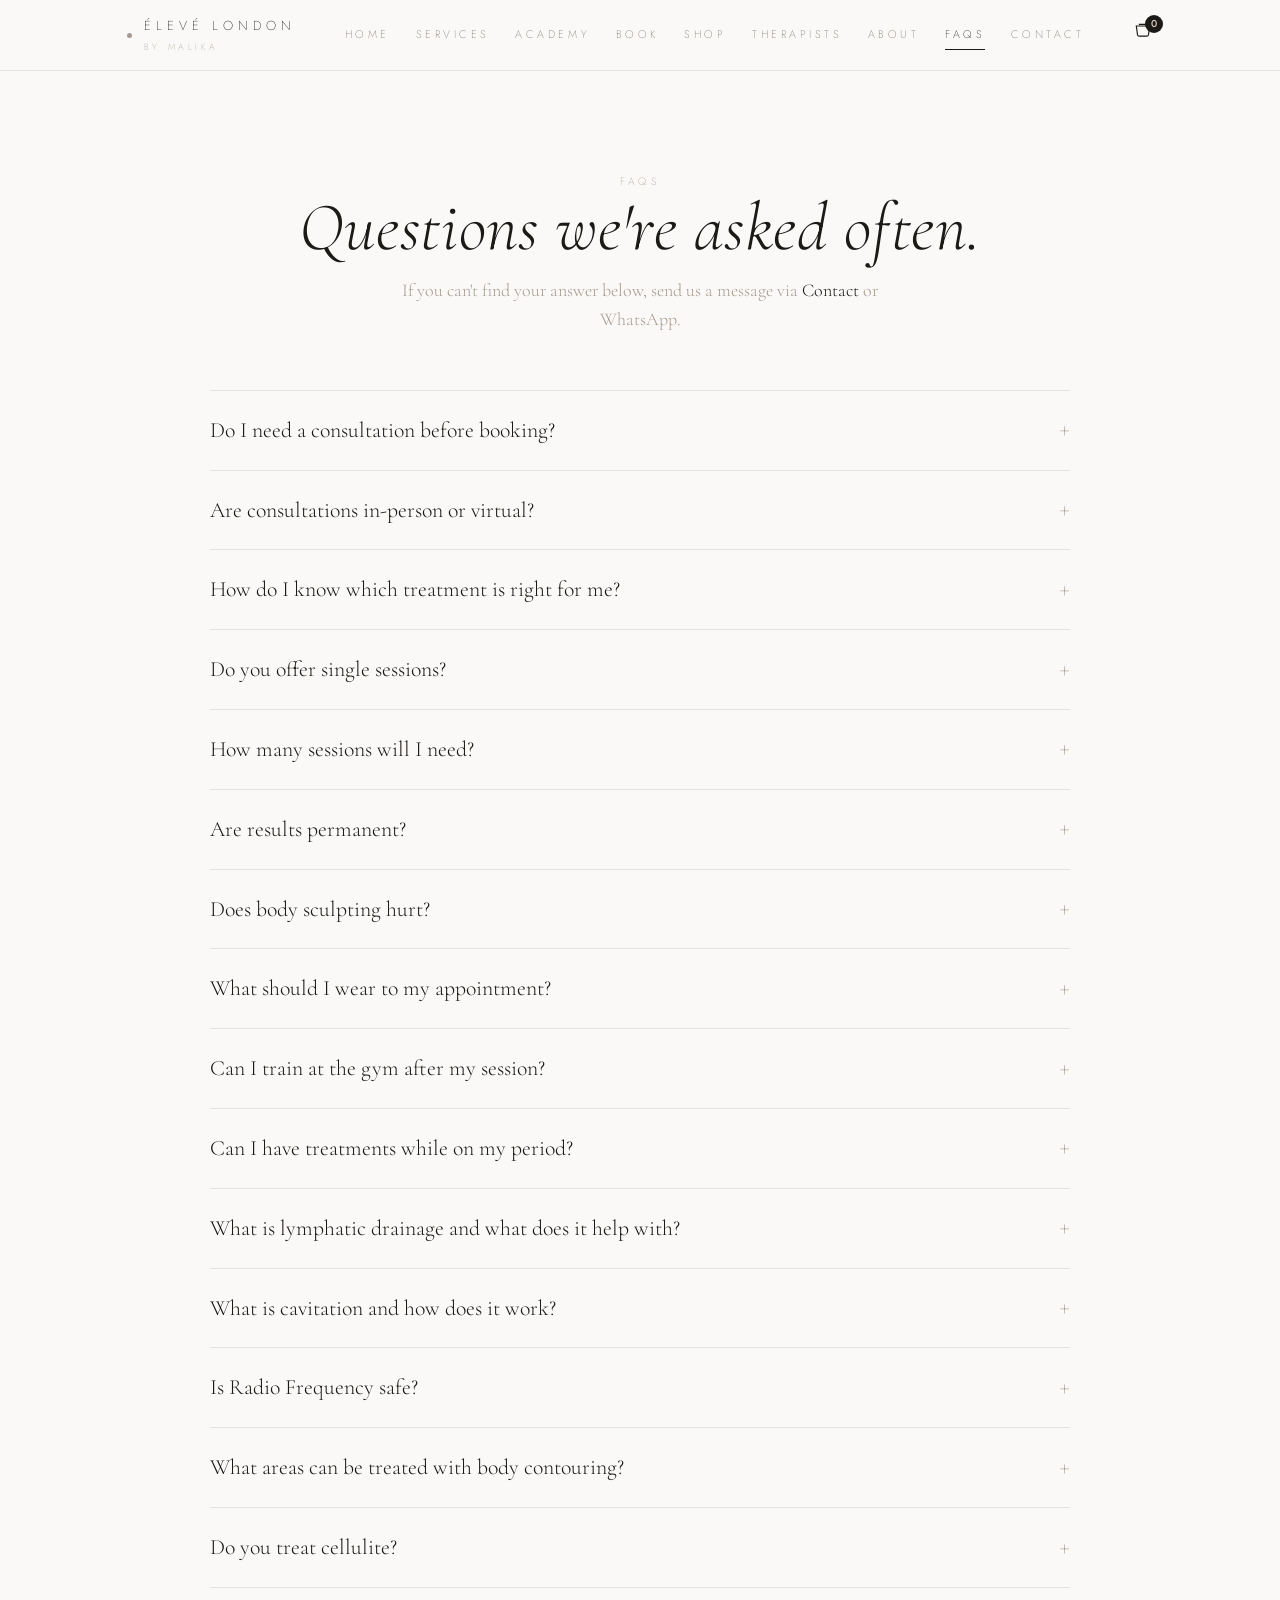
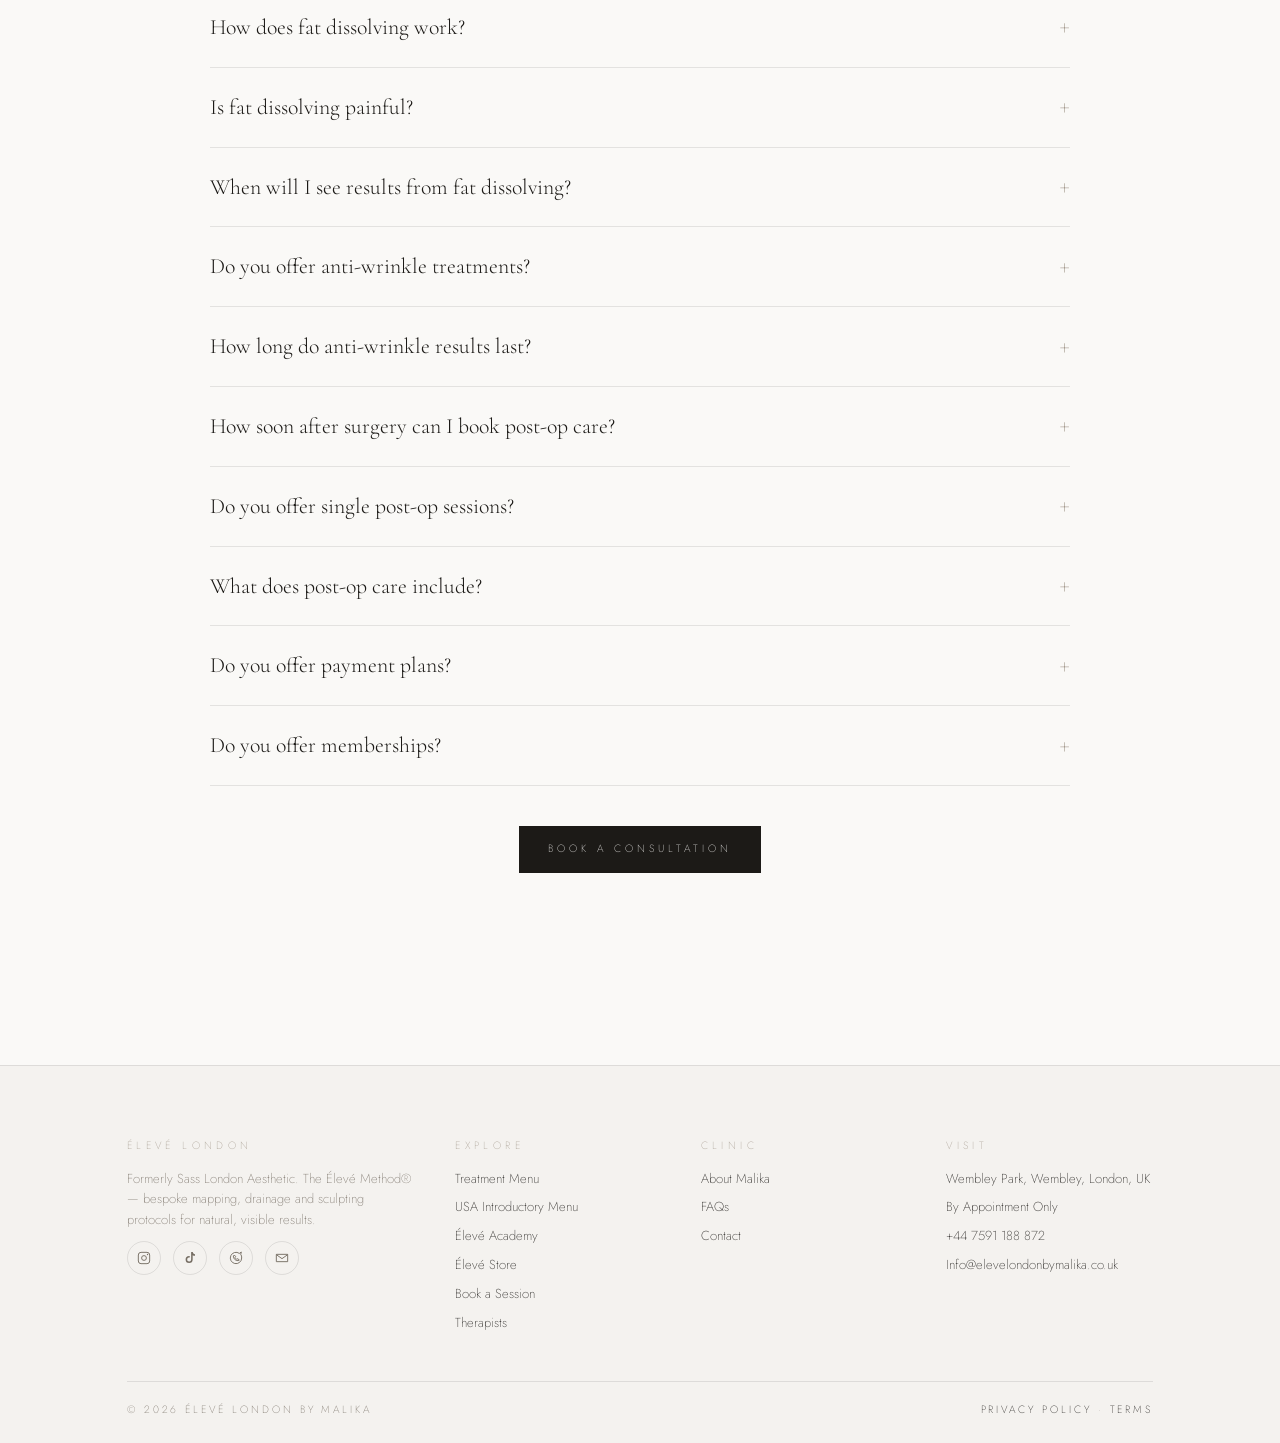
<file: faqs.html>
<!doctype html>
<html lang="en">
<head>
  <meta charset="utf-8" />
  <meta name="viewport" content="width=device-width, initial-scale=1" />
  <title>FAQs — Élevé London</title>
  <meta name="description" content="Answers to common questions: consultations, packages, body sculpting, lymphatic drainage, fat dissolving, post-op care, payment plans and memberships." />
  <link rel="icon" href="assets/logo.png" />
  <link rel="preconnect" href="https://fonts.googleapis.com" />
  <link rel="preconnect" href="https://fonts.gstatic.com" crossorigin />
  <link href="https://fonts.googleapis.com/css2?family=Cormorant+Garamond:ital,wght@0,300;0,400;0,500;1,300;1,400&family=Jost:wght@100;200;300;400;500&display=swap" rel="stylesheet" />
  <link rel="stylesheet" href="styles.css" />
</head>
<body>
  <div class="site">
    <header class="site-header" id="site-header"></header>

    <main>
      <section class="section wrap">
        <div class="section-head">
          <span class="eyebrow">FAQs</span>
          <h1>Questions we're asked often.</h1>
          <p>If you can't find your answer below, send us a message via <a href="contact.html">Contact</a> or WhatsApp.</p>
        </div>

        <div id="faqList" style="max-width: 860px; margin: 0 auto;"></div>

        <div class="center" style="margin-top: 40px;">
          <a class="btn" href="book.html">Book a Consultation</a>
        </div>
      </section>
    </main>

    <footer class="site-footer" id="site-footer"></footer>
  </div>

  <script type="module">
    import { init } from "./js/app.js";
    import { FAQ } from "./data/data.js";
    init();
    document.getElementById("faqList").innerHTML = FAQ.map(item => `
      <details class="faq-item">
        <summary>${item.q}</summary>
        <div class="a">${item.a}</div>
      </details>
    `).join("");
  </script>
</body>
</html>
</file>
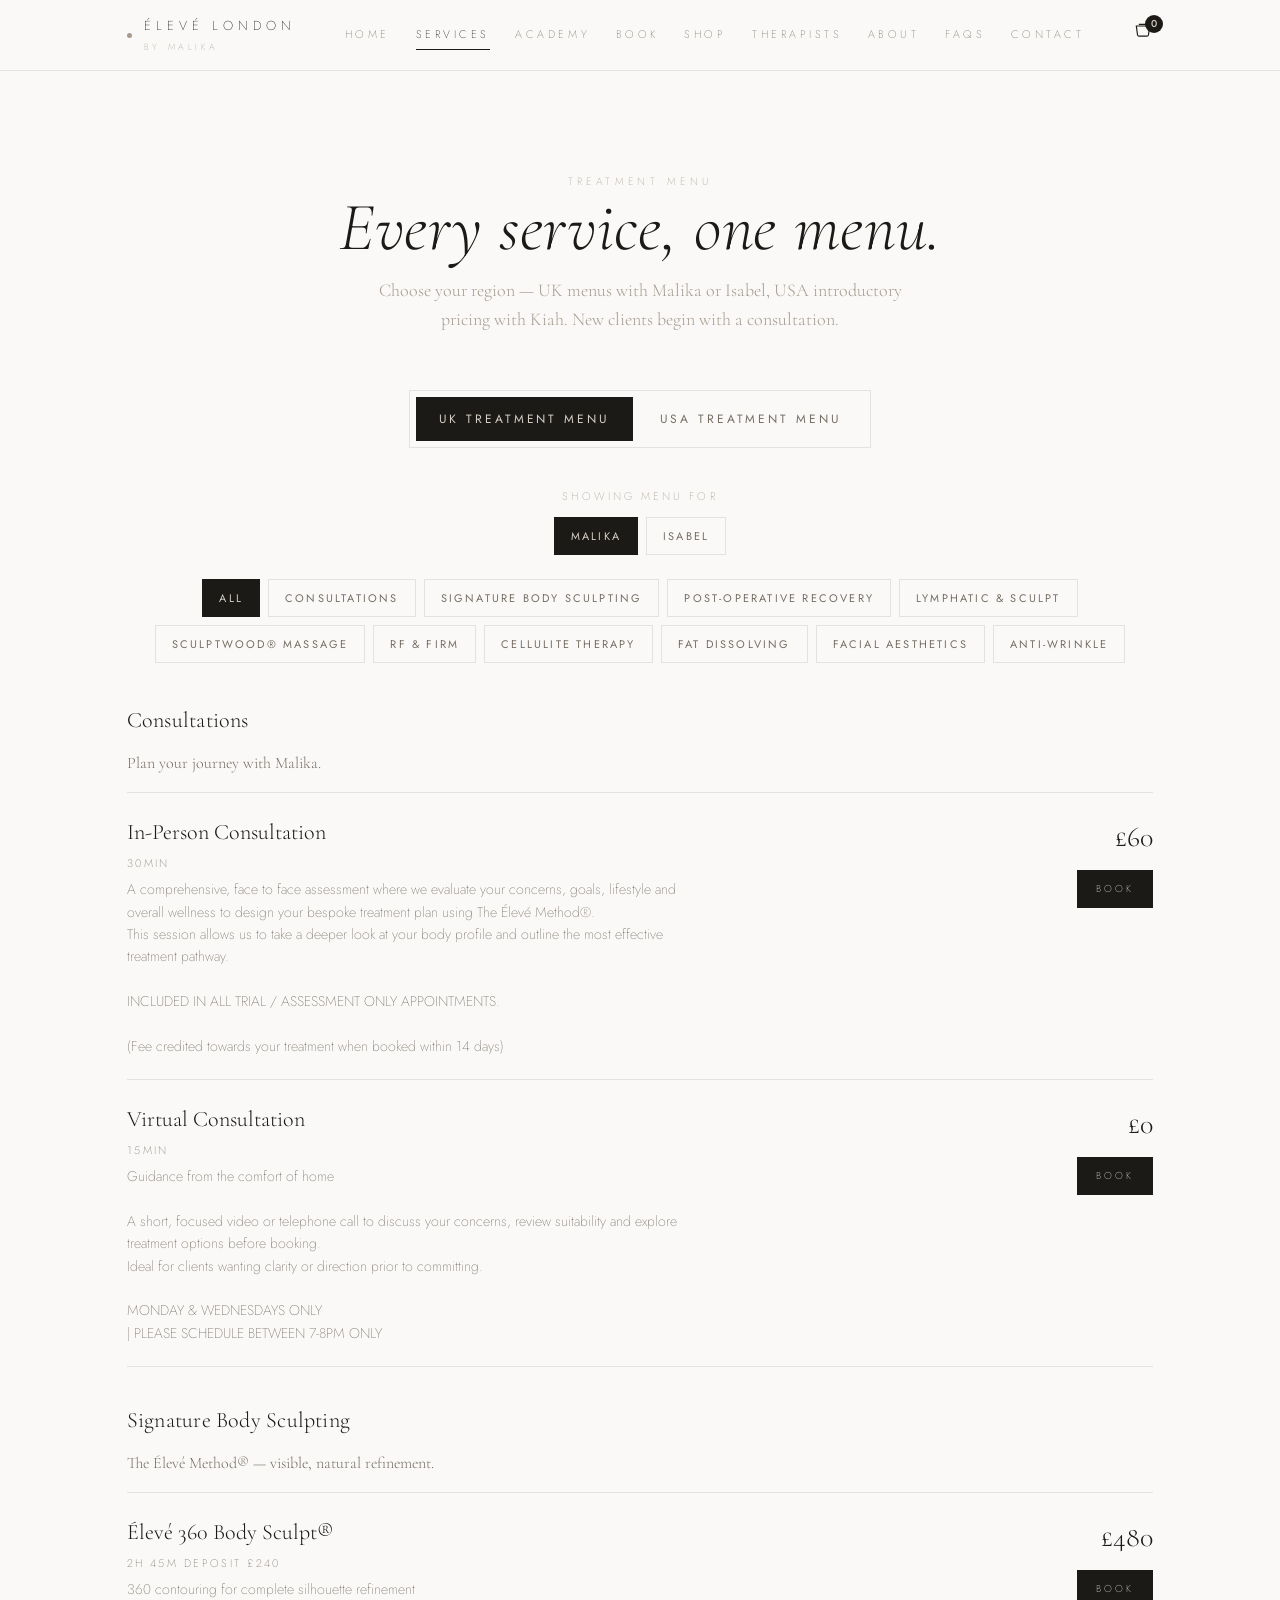
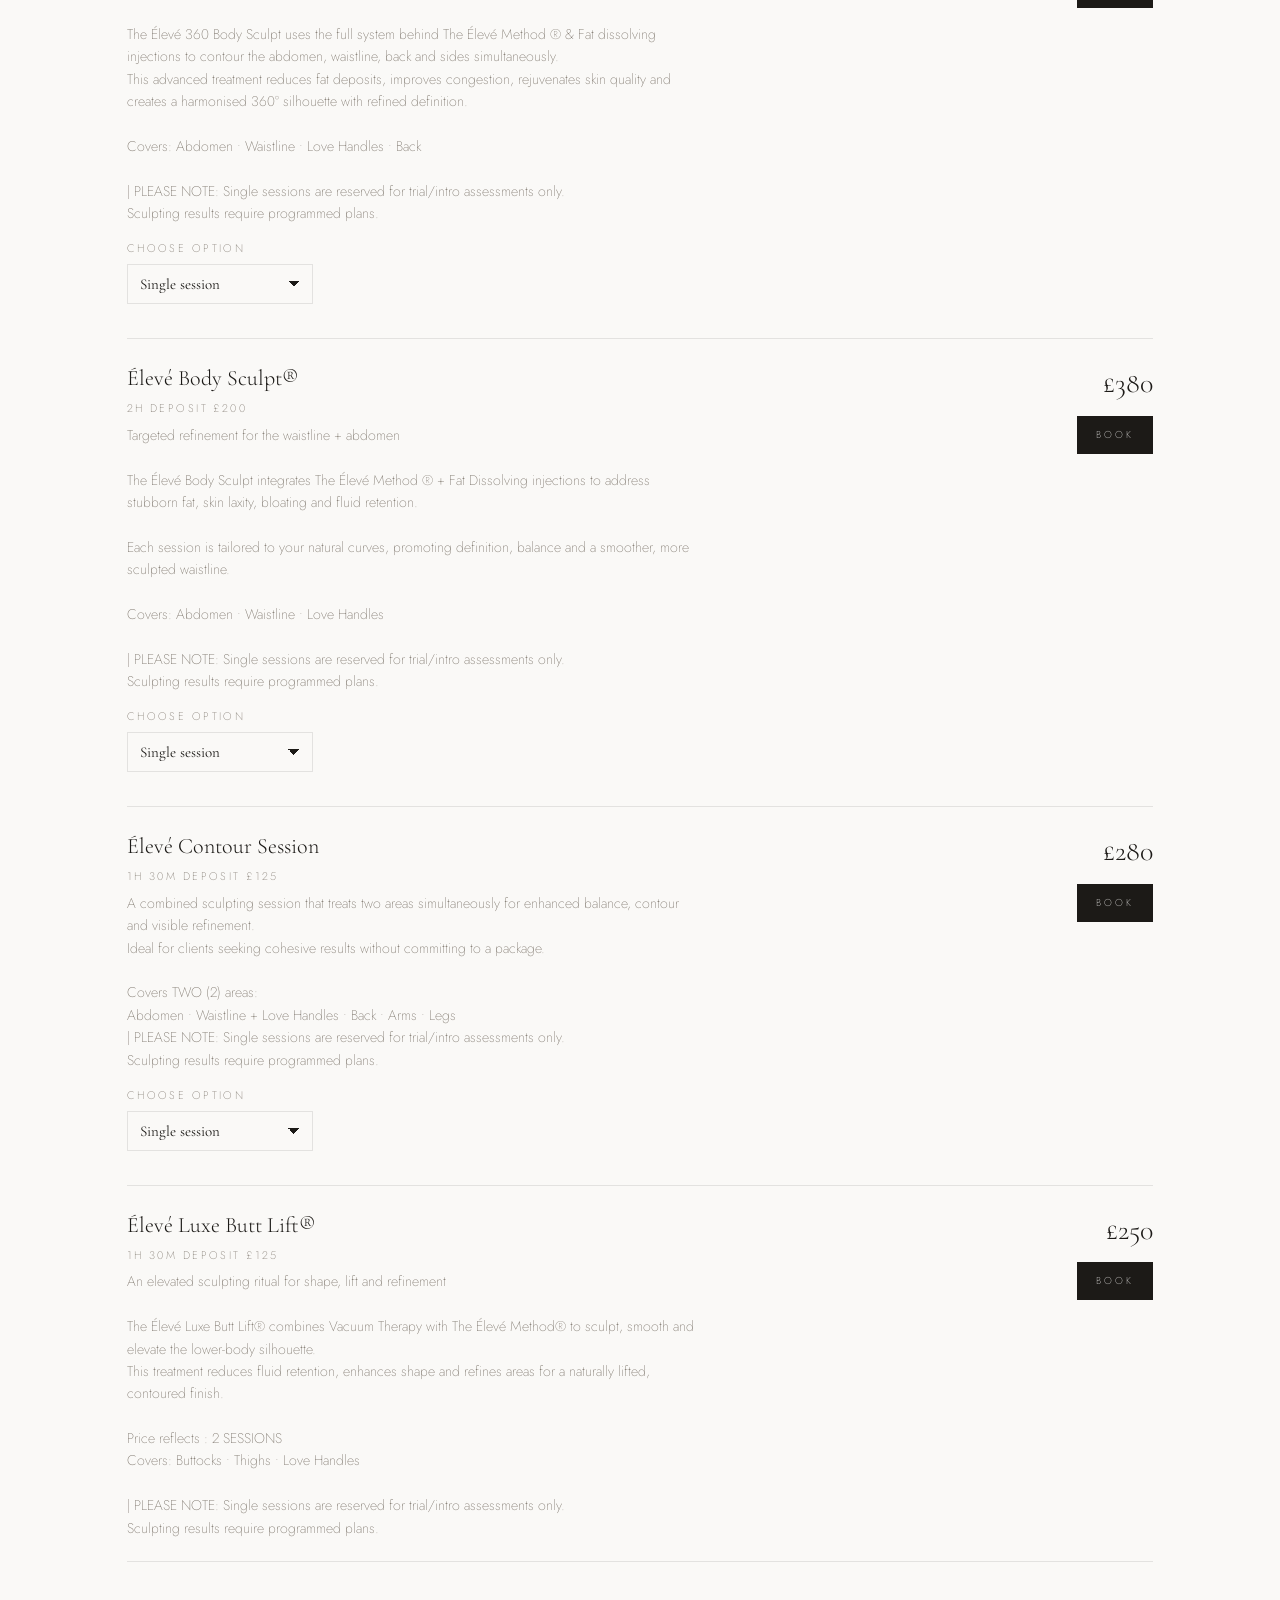
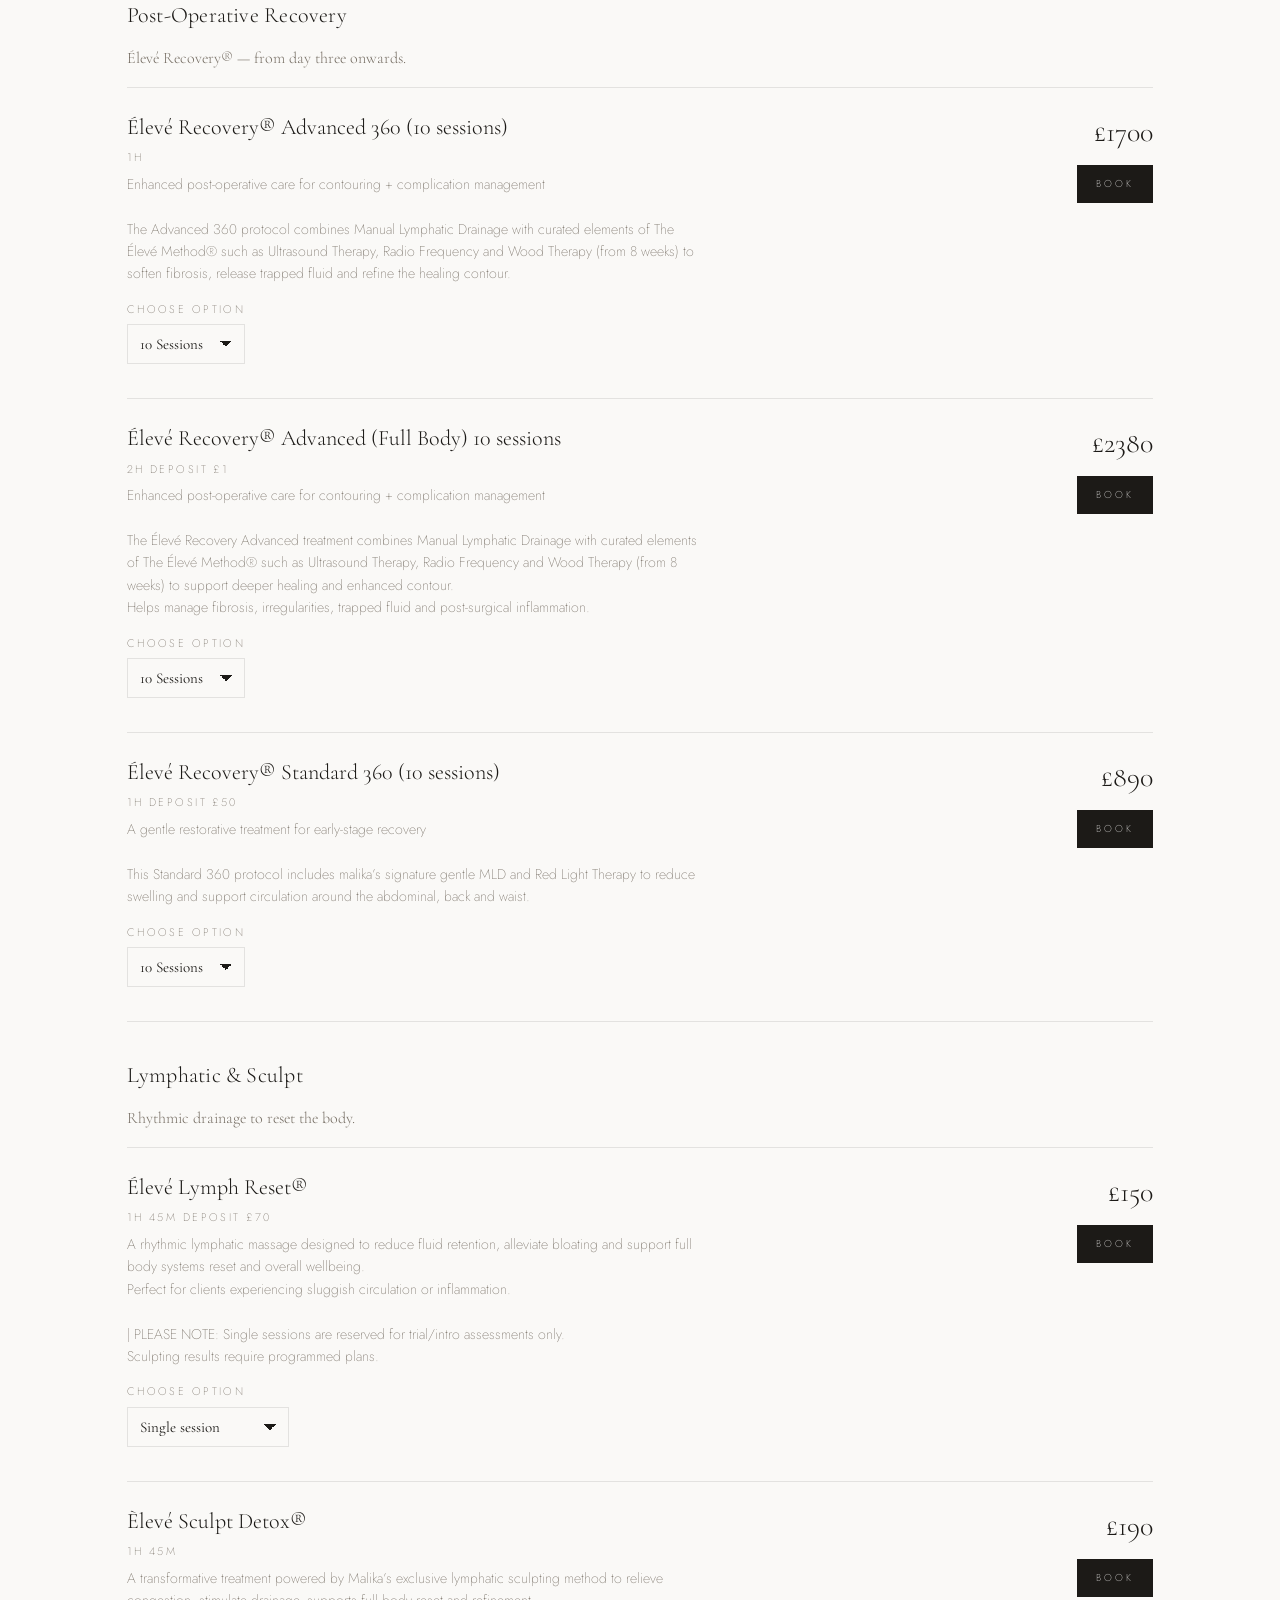
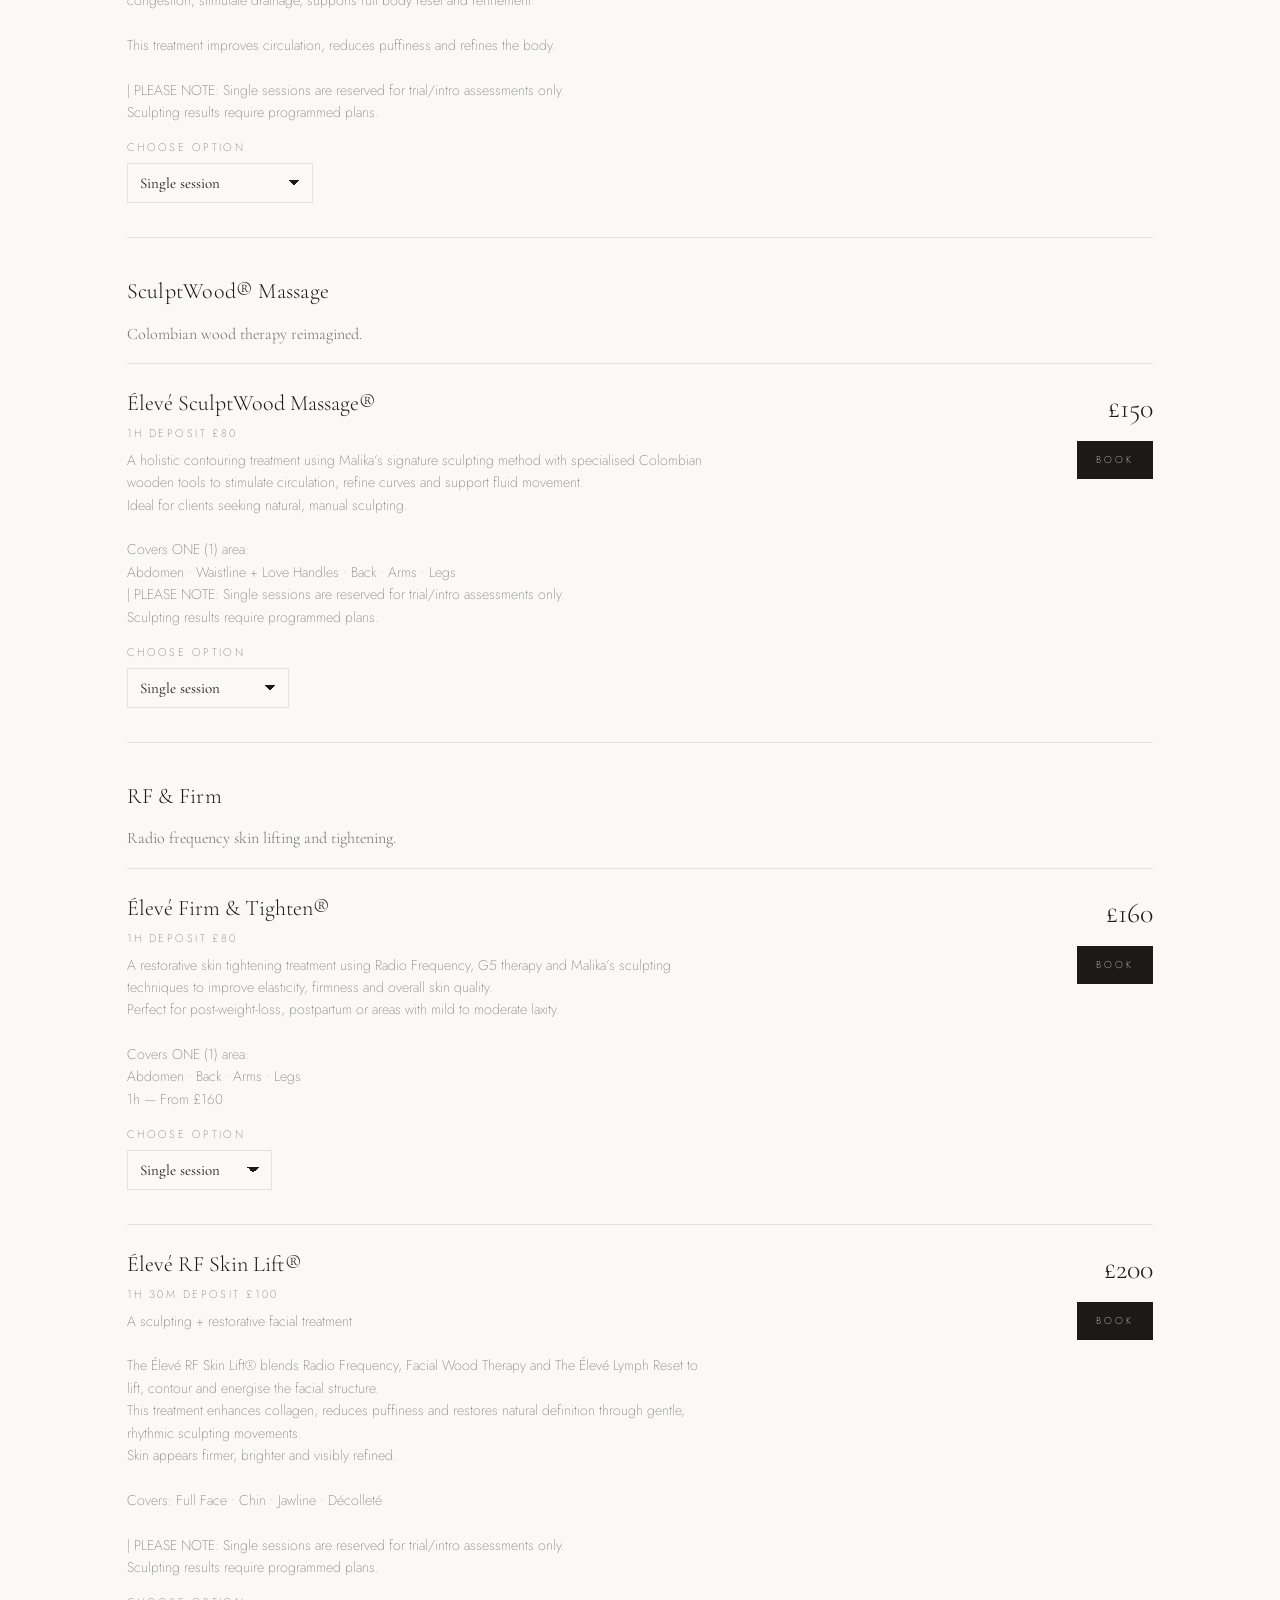
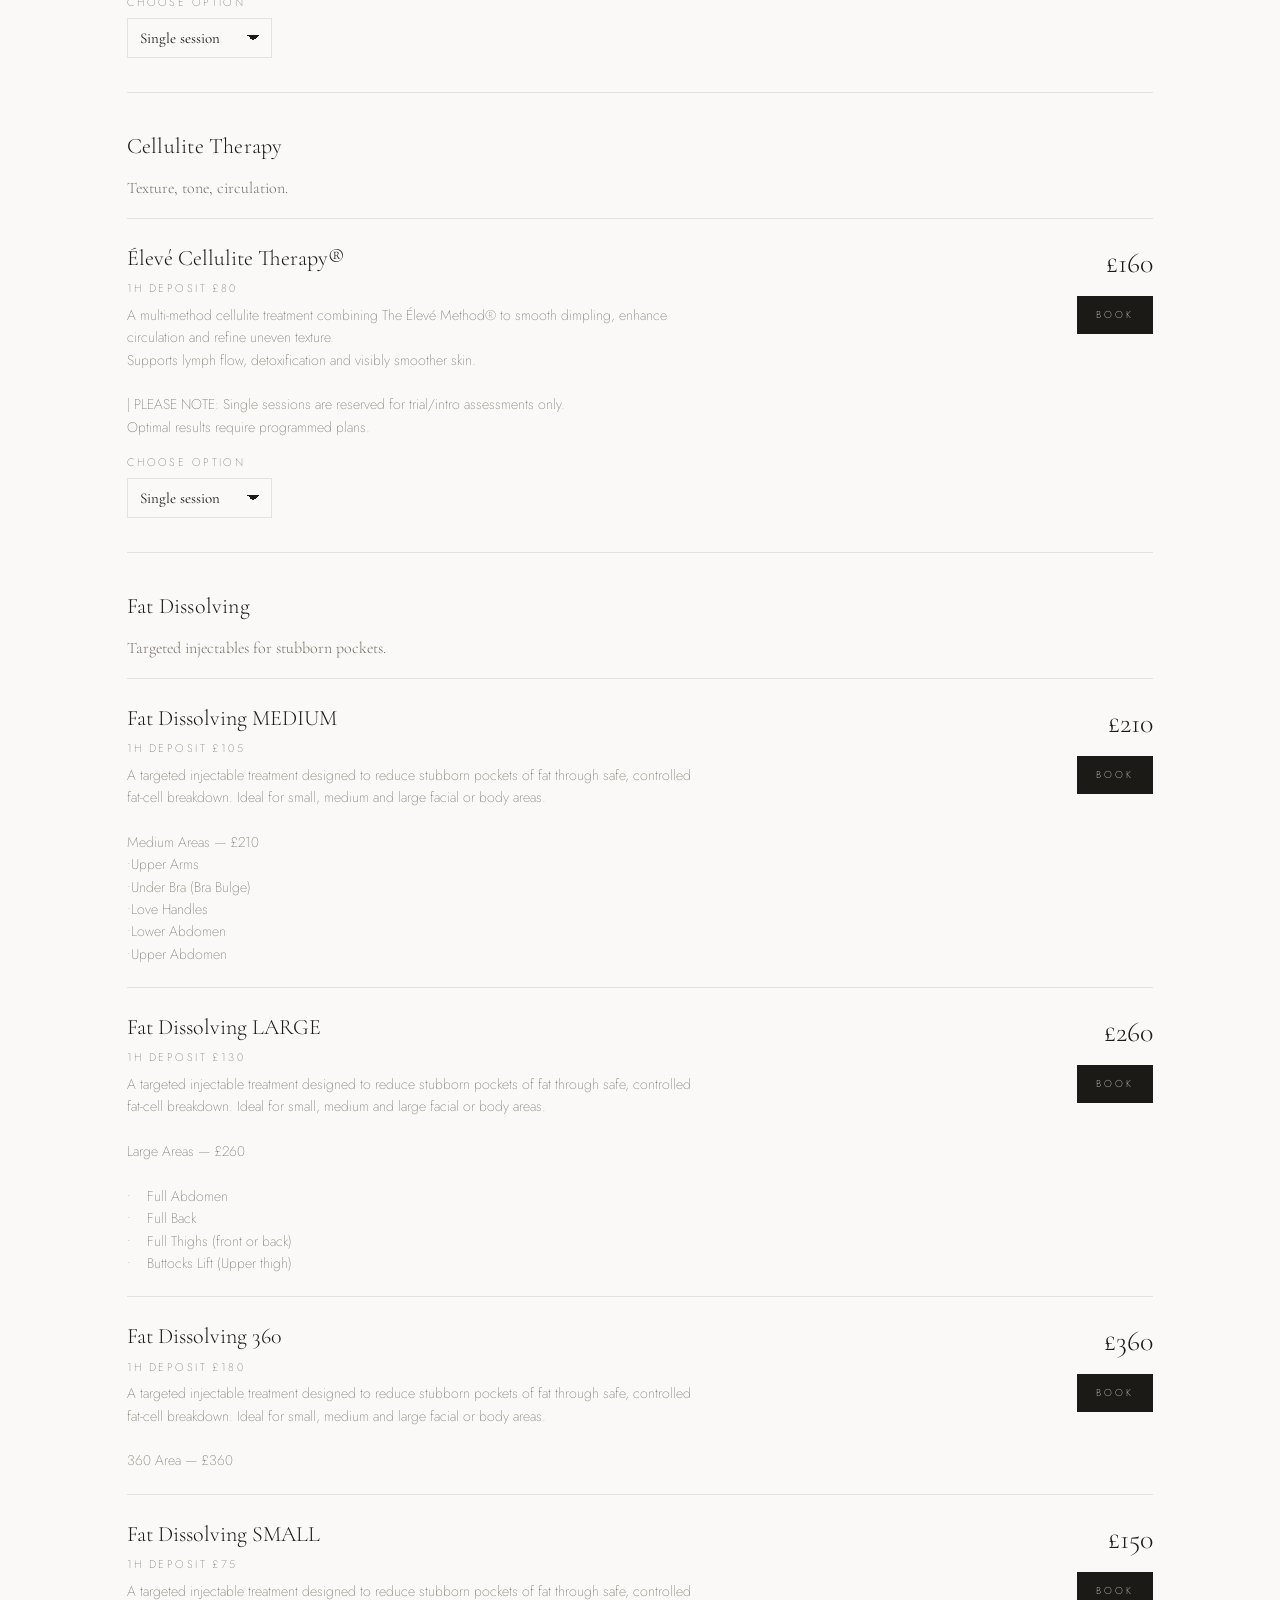
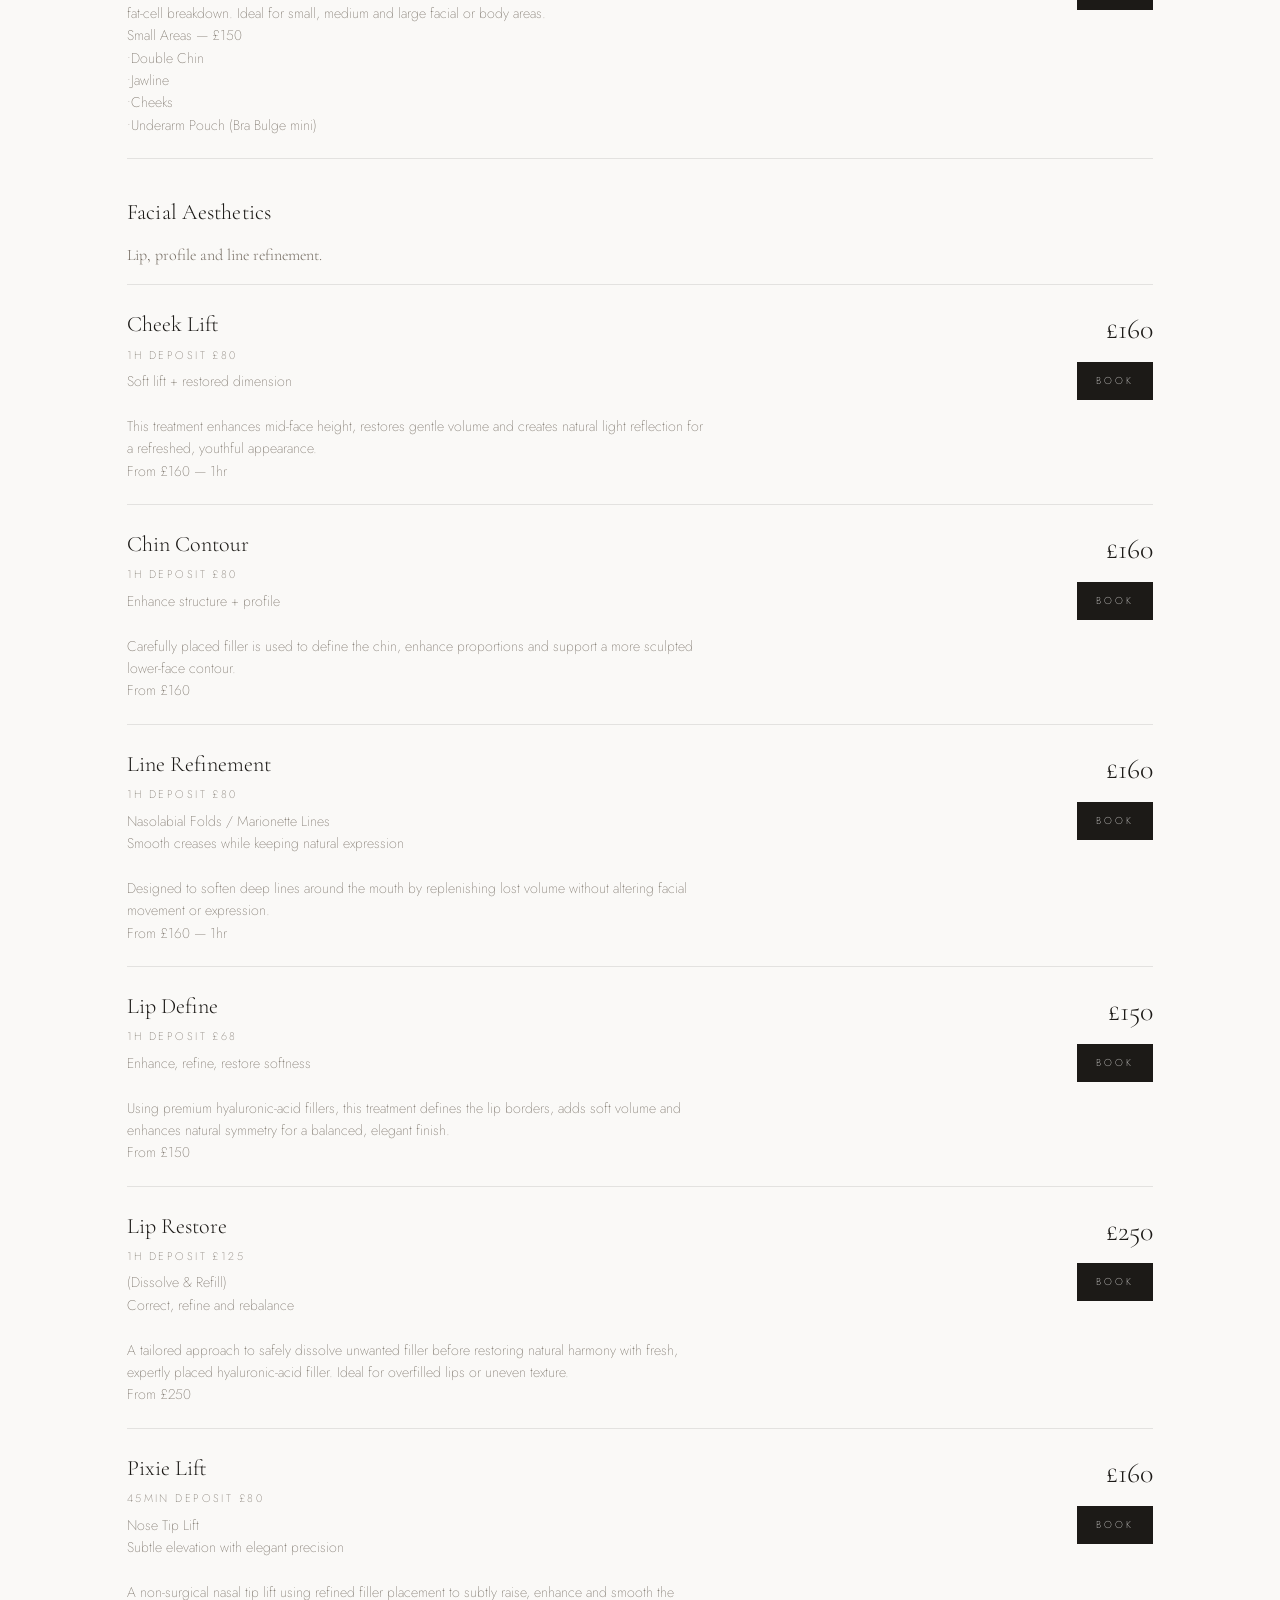
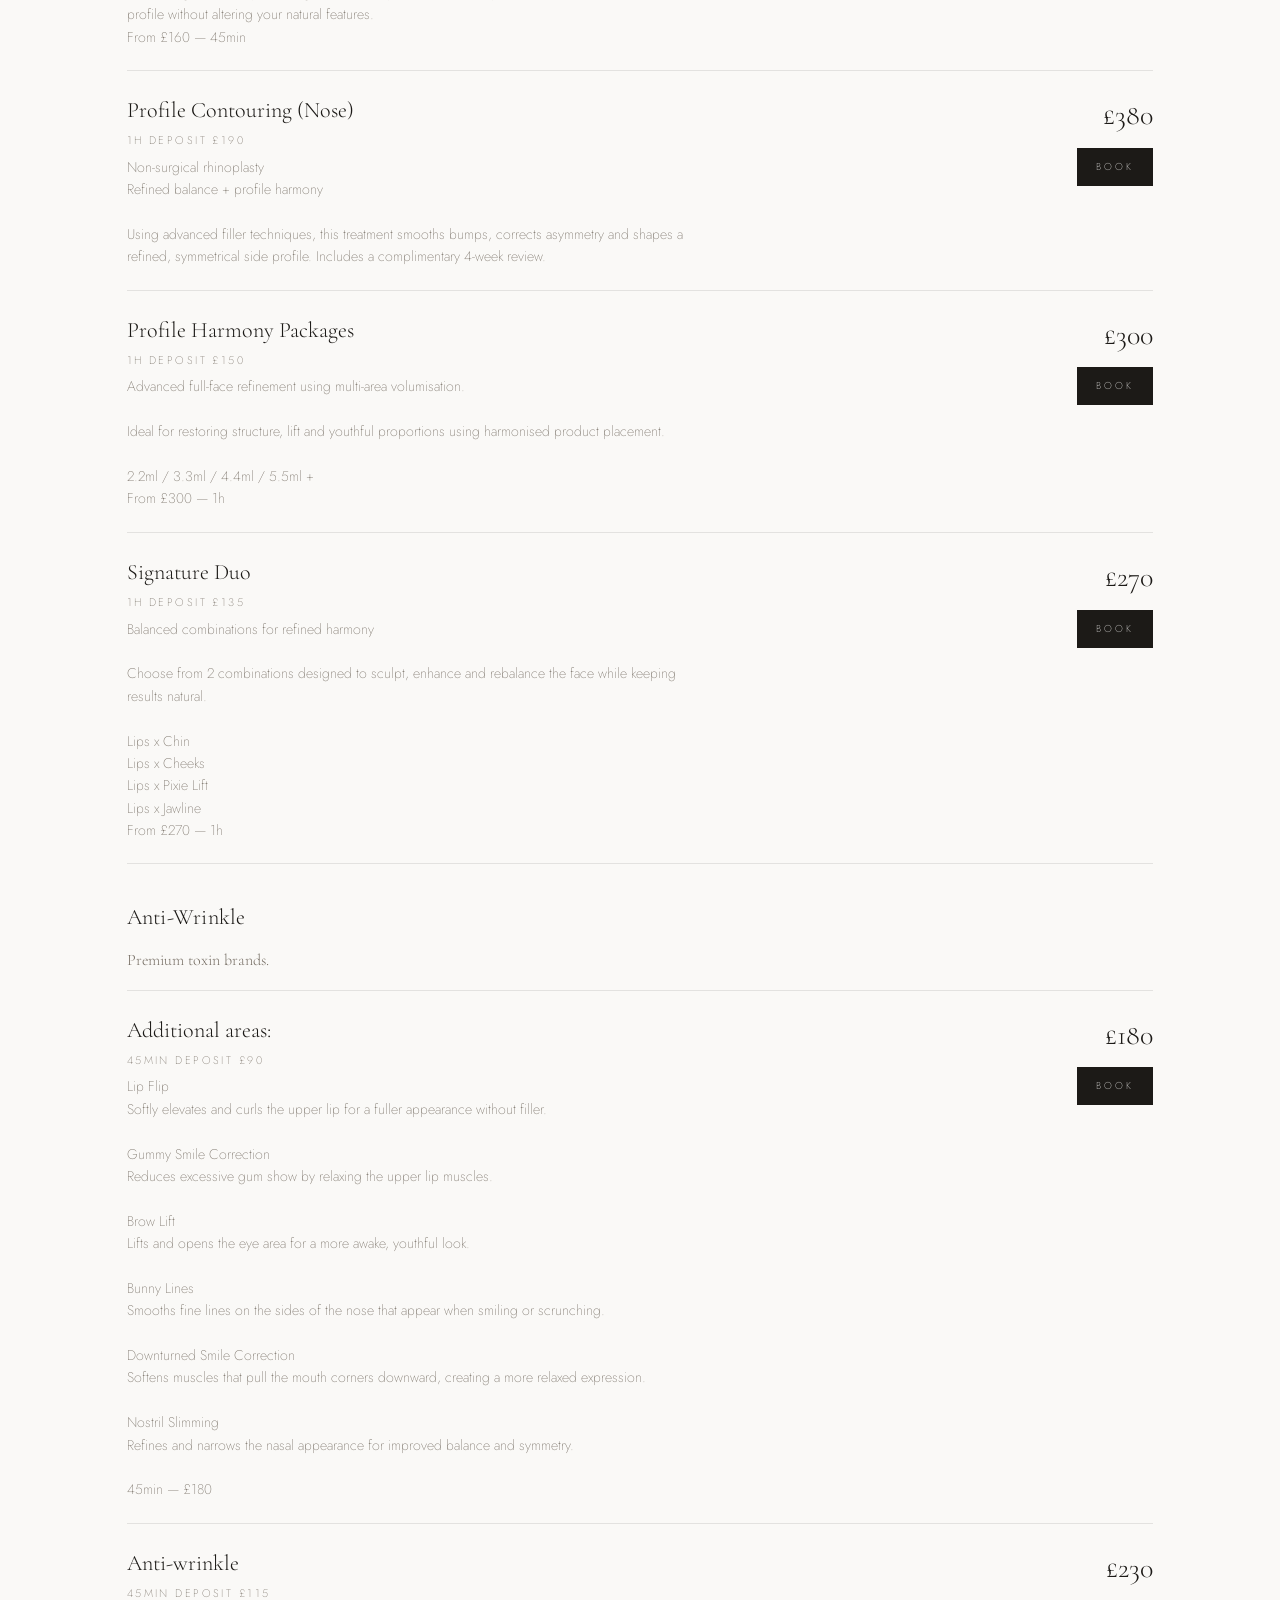
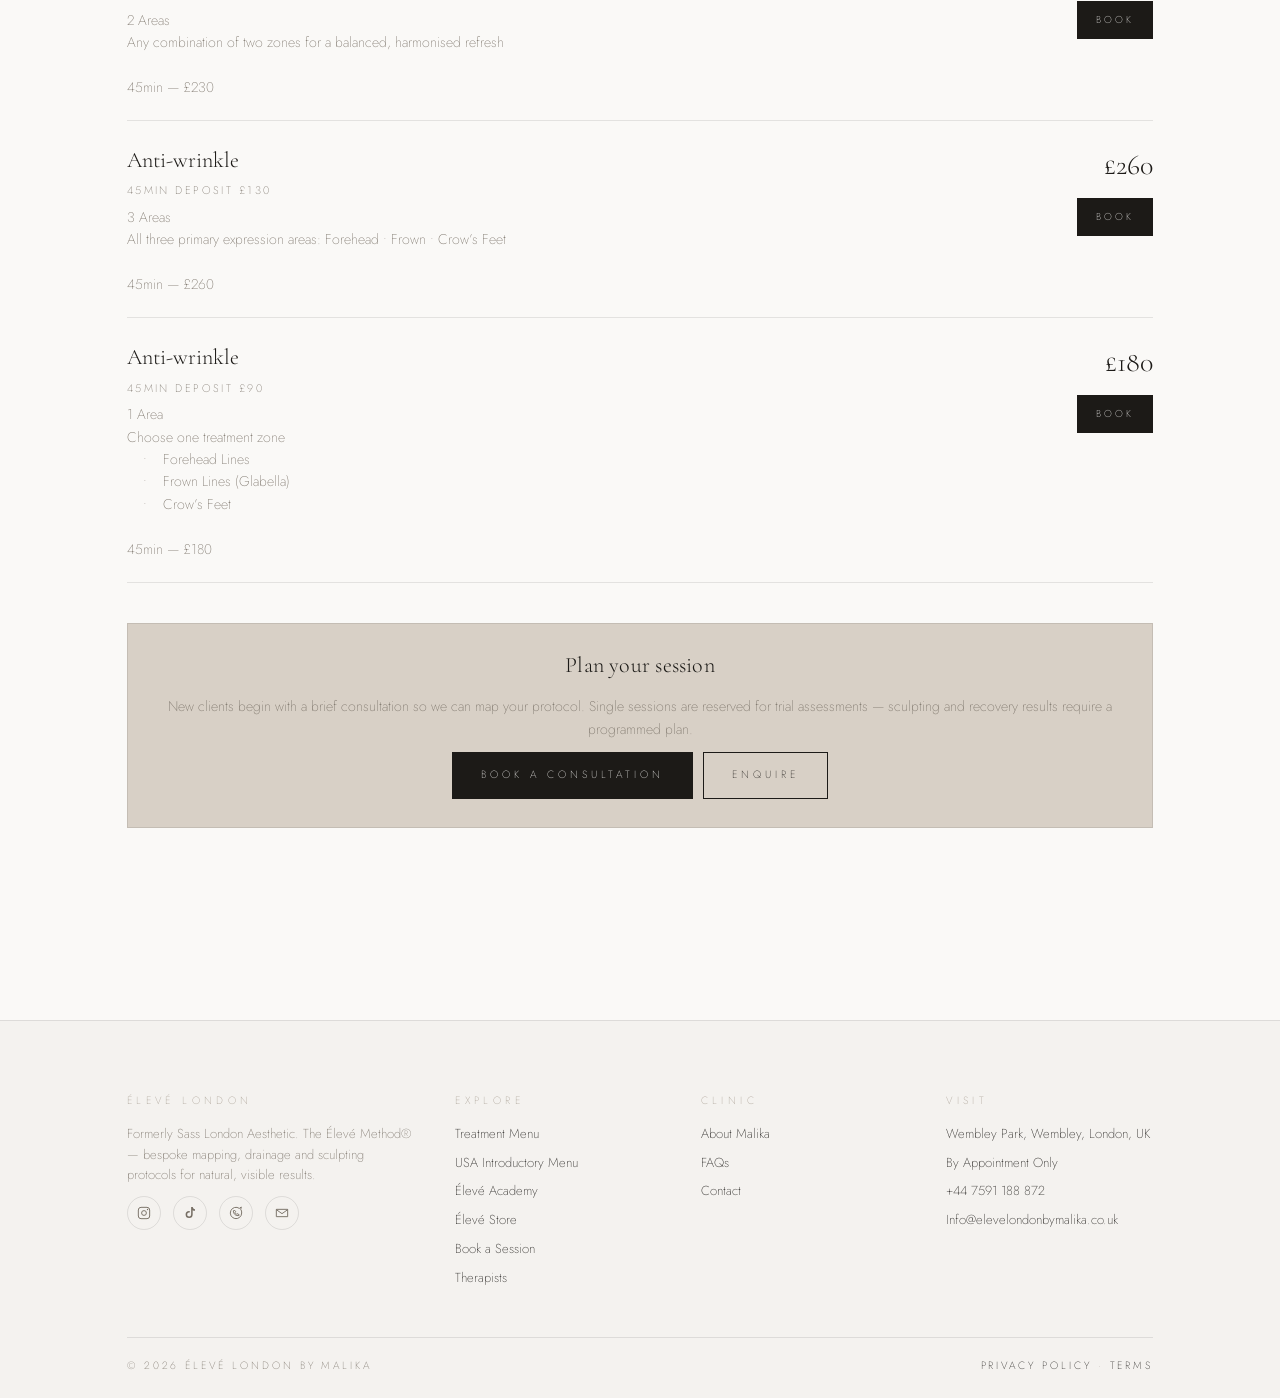
<file: services.html>
<!doctype html>
<html lang="en">
<head>
  <meta charset="utf-8" />
  <meta name="viewport" content="width=device-width, initial-scale=1" />
  <title>Treatment Menu — Élevé London by Malika</title>
  <meta name="description" content="The full Élevé treatment menu — UK with Malika and Isabel, USA introductory pricing with Kiah. Signature body sculpting, Élevé Recovery®, lymphatic drainage, RF skin lift, fat dissolving, facial aesthetics and anti-wrinkle." />
  <link rel="icon" href="assets/logo.png" />
  <link rel="preconnect" href="https://fonts.googleapis.com" />
  <link rel="preconnect" href="https://fonts.gstatic.com" crossorigin />
  <link href="https://fonts.googleapis.com/css2?family=Cormorant+Garamond:ital,wght@0,300;0,400;0,500;1,300;1,400&family=Jost:wght@100;200;300;400;500&display=swap" rel="stylesheet" />
  <link rel="stylesheet" href="styles.css" />
</head>
<body>
  <div class="site">
    <header class="site-header" id="site-header"></header>

    <main>
      <section class="section wrap">
        <div class="section-head">
          <span class="eyebrow">Treatment Menu</span>
          <h1>Every service, one menu.</h1>
          <p>Choose your region — UK menus with Malika or Isabel, USA introductory pricing with Kiah. New clients begin with a consultation.</p>
        </div>

        <div class="region-toggle tabs" id="regionToggle" role="tablist"></div>

        <!-- UK pane -->
        <section class="region-pane" data-pane="uk">
          <div class="menu-switcher">
            <span class="menu-switcher__label">Showing menu for</span>
            <div class="tabs tabs--therapist" id="therapistTabs" role="tablist"></div>
          </div>

          <div class="tabs" id="catTabs" role="tablist"></div>

          <div id="serviceList"></div>

          <div class="card" style="margin-top: 40px; text-align: center; background: var(--bg-cream);">
            <h3>Plan your session</h3>
            <p>New clients begin with a brief consultation so we can map your protocol. Single sessions are reserved for trial assessments — sculpting and recovery results require a programmed plan.</p>
            <div class="hstack" style="justify-content: center;">
              <a class="btn" href="book.html">Book a Consultation</a>
              <a class="btn btn--ghost" href="contact.html">Enquire</a>
            </div>
          </div>
        </section>

        <!-- USA pane -->
        <section class="region-pane" data-pane="usa" hidden>
          <div class="section-head" style="margin-bottom: 32px;">
            <span class="eyebrow">USA · Introductory Menu</span>
            <h2 style="font-family: var(--serif); font-size: clamp(28px, 4vw, 38px); font-weight: 300; margin: 6px 0 14px;">The Élevé Method®, in&nbsp;the&nbsp;States.</h2>
            <p><strong>In-clinic appointments:</strong> 5400 S University Dr #403, Davie, FL 33328</p>
            <p>Mobile appointments across Miami, Broward and Palm Beach with Kiah, our International ÉLBM Therapist. Introductory pricing reflects launch rates — savings shown against full retail.</p>
            <div class="hero-ctas" style="margin-top: 22px;">
              <a class="btn" href="book.html?therapist=kiah">Book with Kiah</a>
            </div>
          </div>

          <div class="usa-note">
            <span class="usa-note__pill">USD pricing</span>
            <span>All prices in US Dollars. RRP shown alongside introductory rate.</span>
          </div>

          <div class="pricing-group" id="sculpt-detox">
            <h2>Élevé Sculpt Detox®</h2>
            <p class="blurb">A transformative lymphatic sculpting treatment — relieves congestion, stimulates drainage and supports a full body reset.</p>
            <div id="usaSculptDetoxRows"></div>
          </div>

          <div class="pricing-group" id="post-op-standard">
            <h2>Élevé Post-Op Recovery — Standard</h2>
            <p class="blurb">Massage only. Gentle MLD and Red Light Therapy to reduce swelling and support circulation through early-stage recovery.</p>
            <div id="usaPostOpStandardRows"></div>
          </div>

          <div class="pricing-group" id="post-op-advanced">
            <h2>Élevé Post-Op Recovery — Advanced</h2>
            <p class="blurb">Advanced massage + complication care. MLD with curated elements of The Élevé Method® to soften fibrosis, release trapped fluid and refine the healing contour.</p>
            <div id="usaPostOpAdvancedRows"></div>
          </div>

          <div class="card" style="margin-top: 40px; text-align: center; background: var(--bg-cream);">
            <h3>Plan your USA session</h3>
            <p>New clients begin with a brief consultation so Kiah can map your protocol. Single sessions are reserved for trial assessments — sculpting and recovery results require a programmed plan.</p>
            <div class="hstack" style="justify-content: center;">
              <a class="btn" href="book.html?therapist=kiah">Book a Session</a>
              <a class="btn btn--ghost" href="contact.html?enquiry=usa">Enquire</a>
            </div>
          </div>
        </section>
      </section>
    </main>

    <footer class="site-footer" id="site-footer"></footer>
  </div>

  <script type="module">
    import { init } from "./js/app.js";
    import { loadServices, CATEGORIES, THERAPISTS, PACKAGE_GROUPS, PACKAGE_CHILD_SLUGS } from "./data/data.js";
    import { therapistEligible } from "./js/booking.js";
    init();

    /* ============================================================
       REGION TOGGLE (UK ↔ USA)
       ============================================================ */
    const REGIONS = [
      { id: "uk",  label: "UK Treatment Menu" },
      { id: "usa", label: "USA Treatment Menu" },
    ];
    const regionToggleEl = document.getElementById("regionToggle");
    const panes = {
      uk:  document.querySelector('[data-pane="uk"]'),
      usa: document.querySelector('[data-pane="usa"]'),
    };

    let activeRegion = (location.hash === "#usa") ? "usa" : "uk";

    function renderRegionToggle() {
      regionToggleEl.innerHTML = REGIONS.map(r =>
        `<button class="tab ${r.id === activeRegion ? "is-active" : ""}" data-region="${r.id}" role="tab" aria-selected="${r.id === activeRegion}">${r.label}</button>`
      ).join("");
      regionToggleEl.querySelectorAll(".tab").forEach(b =>
        b.addEventListener("click", () => {
          activeRegion = b.dataset.region;
          renderRegionToggle();
          applyRegion();
          history.replaceState(null, "", activeRegion === "usa" ? "#usa" : location.pathname);
          window.scrollTo({ top: regionToggleEl.offsetTop - 80, behavior: "smooth" });
        })
      );
    }
    function applyRegion() {
      panes.uk.hidden  = activeRegion !== "uk";
      panes.usa.hidden = activeRegion !== "usa";
    }

    /* ============================================================
       UK MENU
       ============================================================ */
    const services = await loadServices();
    const servicesBySlug = new Map(services.map(s => [s.slug, s]));
    const therapistTabsEl = document.getElementById("therapistTabs");
    const catTabsEl = document.getElementById("catTabs");
    const listEl = document.getElementById("serviceList");

    // UK menus only show UK-based therapists
    const ukTherapists = THERAPISTS.filter(t => !t.hidden && (t.id === "malika" || t.id === "isabel"));
    const cats = [{ id: "all", label: "All" }, ...CATEGORIES];
    let activeCat = "all";
    let activeTherapist = ukTherapists.find(t => t.id === "malika")?.id || ukTherapists[0].id;

    function renderTherapistTabs() {
      therapistTabsEl.innerHTML = ukTherapists.map(t =>
        `<button class="tab ${t.id === activeTherapist ? "is-active" : ""}" data-id="${t.id}" role="tab" aria-selected="${t.id === activeTherapist}">${t.name}</button>`
      ).join("");
      therapistTabsEl.querySelectorAll(".tab").forEach(b =>
        b.addEventListener("click", () => { activeTherapist = b.dataset.id; renderTherapistTabs(); renderUkList(); })
      );
    }

    function renderCatTabs() {
      catTabsEl.innerHTML = cats.map(c =>
        `<button class="tab ${c.id === activeCat ? "is-active" : ""}" data-cat="${c.id}" role="tab" aria-selected="${c.id === activeCat}">${c.label}</button>`
      ).join("");
      catTabsEl.querySelectorAll(".tab").forEach(b =>
        b.addEventListener("click", () => { activeCat = b.dataset.cat; renderCatTabs(); renderUkList(); window.scrollTo({ top: catTabsEl.offsetTop - 100, behavior: "smooth" }); })
      );
    }

    function renderUkList() {
      const therapist = THERAPISTS.find(t => t.id === activeTherapist);
      const eligibleSlugs = new Set(services.filter(s => therapistEligible(therapist, s)).map(s => s.slug));

      const visibleCats = CATEGORIES.filter(c => activeCat === "all" || c.id === activeCat);
      listEl.innerHTML = visibleCats.map(cat => {
        const items = services.filter(s =>
          s.category === cat.id &&
          eligibleSlugs.has(s.slug) &&
          !PACKAGE_CHILD_SLUGS.has(s.slug)
        );
        if (!items.length) return "";
        return `
          <section class="pricing-group" id="cat-${cat.id}">
            <h3>${cat.label}</h3>
            <p class="blurb">${cat.blurb}</p>
            <div>
              ${items.map(s => renderServiceRow(s, therapist)).join("")}
            </div>
          </section>
        `;
      }).join("");

      wirePackPickers();
    }

    function renderServiceRow(parent, therapist) {
      const group = PACKAGE_GROUPS[parent.slug];
      const options = group ? [
        { slug: parent.slug, label: group.singleLabel },
        ...group.packs.map(p => ({ slug: p.slug, label: p.label })),
      ] : null;

      const therapistParam = `&therapist=${encodeURIComponent(therapist.id)}`;

      return `
        <article class="service-row" id="${parent.slug}" data-parent="${parent.slug}">
          <div>
            <div class="name">${parent.name}</div>
            <div class="meta" data-meta>
              <span data-duration>${parent.durationLabel || ""}</span>
              ${parent.deposit && Number(parent.deposit) > 0 ? `<span data-deposit>Deposit £${Number(parent.deposit).toFixed(0)}</span>` : `<span data-deposit hidden></span>`}
            </div>
            <div class="desc">${(parent.description || "").trim()}</div>
            ${options ? `
              <label class="pack-picker">
                <span class="pack-picker__label">Choose option</span>
                <select class="pack-picker__select" data-pack-select>
                  ${options.map(o => `<option value="${o.slug}">${o.label}</option>`).join("")}
                </select>
              </label>
              <div class="pack-picker__tagline" data-pack-tagline></div>
            ` : ""}
          </div>
          <div class="side">
            <div class="price" data-price>${parent.priceLabel}</div>
            <a class="btn btn--sm" data-book href="book.html?svc=${encodeURIComponent(parent.slug)}${therapistParam}">Book</a>
          </div>
        </article>
      `;
    }

    function wirePackPickers() {
      const therapistParam = `&therapist=${encodeURIComponent(activeTherapist)}`;
      listEl.querySelectorAll(".service-row[data-parent]").forEach(row => {
        const select = row.querySelector("[data-pack-select]");
        if (!select) return;
        const priceEl = row.querySelector("[data-price]");
        const bookEl = row.querySelector("[data-book]");
        const durationEl = row.querySelector("[data-duration]");
        const depositEl = row.querySelector("[data-deposit]");
        const taglineEl = row.querySelector("[data-pack-tagline]");

        const apply = () => {
          const svc = servicesBySlug.get(select.value);
          if (!svc) return;
          priceEl.textContent = svc.priceLabel;
          bookEl.href = `book.html?svc=${encodeURIComponent(svc.slug)}${therapistParam}`;
          if (durationEl) durationEl.textContent = svc.durationLabel || "";
          if (depositEl) {
            const dep = Number(svc.deposit);
            if (dep > 0) {
              depositEl.textContent = `Deposit £${dep.toFixed(0)}`;
              depositEl.hidden = false;
            } else {
              depositEl.textContent = "";
              depositEl.hidden = true;
            }
          }
          if (taglineEl) {
            taglineEl.textContent = svc.slug === row.dataset.parent
              ? ""
              : firstLine(svc.description || "");
          }
        };
        select.addEventListener("change", apply);
        apply();
      });
    }

    function firstLine(s) {
      const line = s.split("\n").map(x => x.trim()).find(Boolean) || "";
      return line.length > 200 ? line.slice(0, 197) + "…" : line;
    }

    /* ============================================================
       USA MENU
       ============================================================ */
    const SCULPT_DETOX_USA = [
      { label: "Single session", tier: "",          price: 120,  rrp: 190 },
      { label: "Course of 6",    tier: "Rest",      price: 650,  rrp: 1050 },
      { label: "Course of 12",   tier: "Define",    price: 1350, rrp: 2099 },
      { label: "Course of 24",   tier: "Transform", price: 2599, rrp: 4199 },
    ];
    const POST_OP_STANDARD_USA = [
      { label: "Single session", tier: "", price: 100,  rrp: 140 },
      { label: "Course of 10",   tier: "", price: 899,  rrp: 1299 },
      { label: "Course of 15",   tier: "", price: 1399, rrp: 1900 },
      { label: "Course of 24",   tier: "", price: 2299, rrp: 3199 },
    ];
    const POST_OP_ADVANCED_USA = [
      { label: "Single session", tier: "", price: 150,  rrp: 200 },
      { label: "Course of 10",   tier: "", price: 1399, rrp: 1899 },
      { label: "Course of 15",   tier: "", price: 2199, rrp: 2799 },
      { label: "Course of 24",   tier: "", price: 3399, rrp: 4399 },
    ];

    const fmtUsd = n => `$${n.toLocaleString("en-US", { minimumFractionDigits: 2, maximumFractionDigits: 2 })}`;

    function usaRow(item, name, slug) {
      return `
        <article class="service-row service-row--usa">
          <div>
            <div class="name">${name}${item.tier ? ` <span class="tier-tag">${item.tier}</span>` : ""}</div>
            <div class="meta"><span>${item.label}</span></div>
          </div>
          <div class="side">
            <div class="price-stack">
              <span class="price">${fmtUsd(item.price)}</span>
              <span class="rrp">${fmtUsd(item.rrp)} <em>rrp</em></span>
            </div>
            <a class="btn btn--sm" href="book.html?svc=${encodeURIComponent(slug)}&therapist=kiah">Book</a>
          </div>
        </article>
      `;
    }

    document.getElementById("usaSculptDetoxRows").innerHTML =
      SCULPT_DETOX_USA.map(i => usaRow(i, "Élevé Sculpt Detox®", "eleve-sculpt-detox")).join("");
    document.getElementById("usaPostOpStandardRows").innerHTML =
      POST_OP_STANDARD_USA.map(i => usaRow(i, "Élevé Recovery® Standard", "eleve-recovery-standard-360")).join("");
    document.getElementById("usaPostOpAdvancedRows").innerHTML =
      POST_OP_ADVANCED_USA.map(i => usaRow(i, "Élevé Recovery® Advanced", "eleve-recovery-advanced-full-body")).join("");

    /* ============================================================
       BOOT
       ============================================================ */
    renderRegionToggle();
    applyRegion();
    renderTherapistTabs();
    renderCatTabs();
    renderUkList();

    if (location.hash && location.hash !== "#usa" && location.hash !== "#uk") {
      const el = document.getElementById(location.hash.slice(1));
      if (el) el.scrollIntoView({ block: "center" });
    }
  </script>
</body>
</html>
</file>
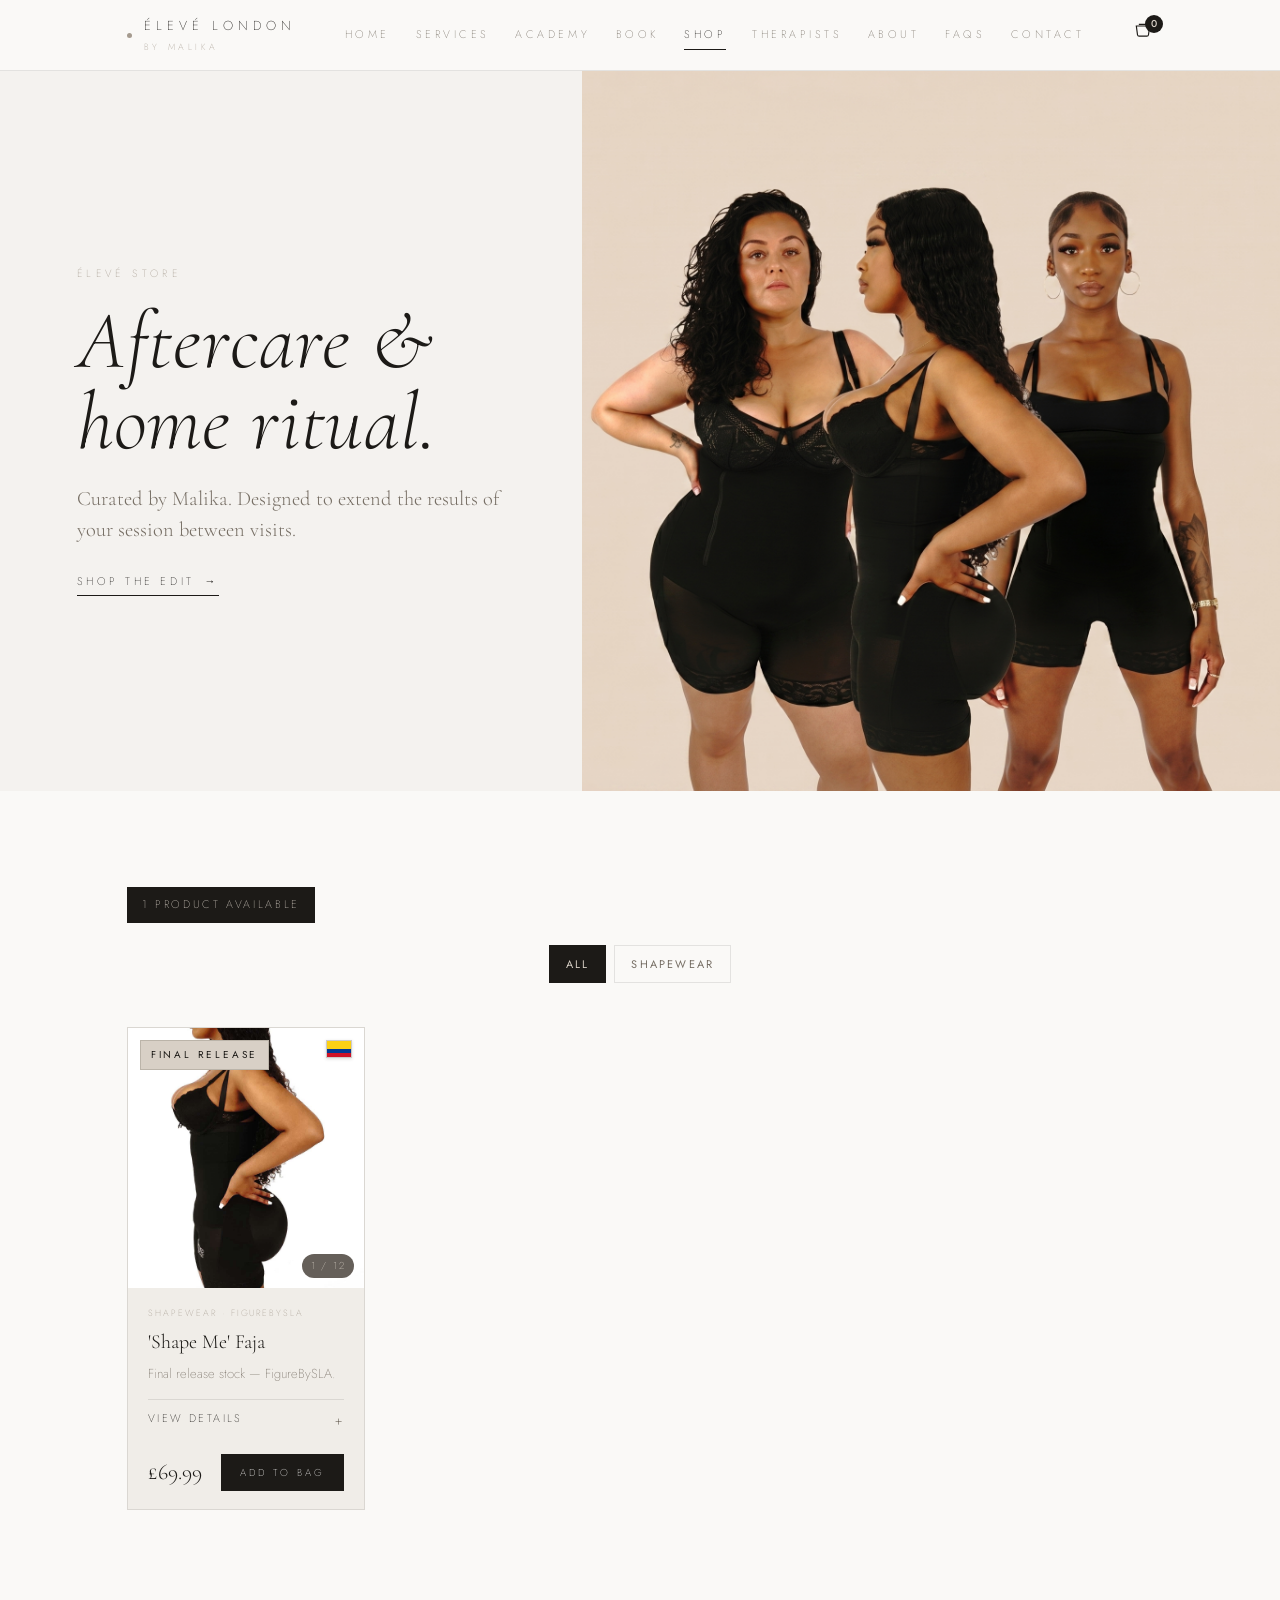
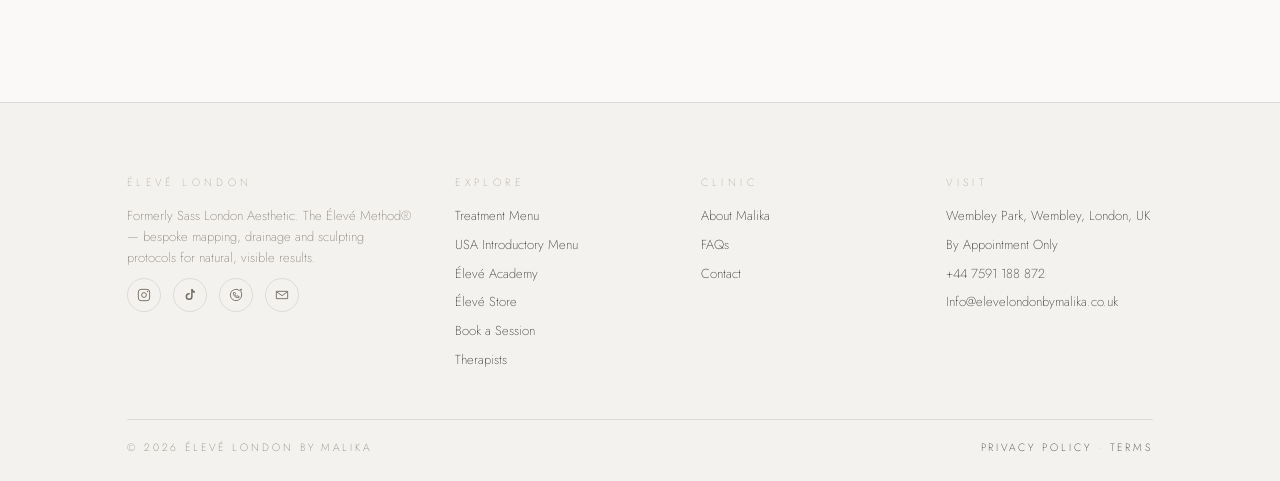
<file: shop.html>
<!doctype html>
<html lang="en">
<head>
  <meta charset="utf-8" />
  <meta name="viewport" content="width=device-width, initial-scale=1" />
  <title>Élevé Store — Aftercare &amp; Home Ritual</title>
  <meta name="description" content="Shop Élevé aftercare, lymphatic tools and post-op compression. Curated by Malika to extend the results of your session between visits." />
  <link rel="icon" href="assets/logo.png" />
  <link rel="preconnect" href="https://fonts.googleapis.com" />
  <link rel="preconnect" href="https://fonts.gstatic.com" crossorigin />
  <link href="https://fonts.googleapis.com/css2?family=Cormorant+Garamond:ital,wght@0,300;0,400;0,500;1,300;1,400&family=Jost:wght@100;200;300;400;500&display=swap" rel="stylesheet" />
  <link rel="stylesheet" href="styles.css" />
</head>
<body>
  <div class="site">
    <header class="site-header" id="site-header"></header>

    <main>
      <section class="hero-shop" aria-label="Élevé Store">
        <div class="hero-shop__text">
          <span class="eyebrow">Élevé Store</span>
          <h1>Aftercare &amp;<br/>home ritual.</h1>
          <p>Curated by Malika. Designed to extend the results of your session between visits.</p>
          <a class="hero-shop__link" href="#catTabs">Shop the edit <span aria-hidden="true">→</span></a>
        </div>
        <div class="hero-shop__image">
          <img src="assets/shop-hero.png" alt="Three women wearing Élevé shapewear" loading="eager" fetchpriority="high" />
        </div>
      </section>

      <section class="section wrap">
        <div class="store-status">
          <span class="store-status__pill store-status__pill--live">1 product available</span>
        </div>

        <div class="tabs" id="catTabs"></div>
        <div class="grid grid--4" id="productGrid"></div>
      </section>
    </main>

    <footer class="site-footer" id="site-footer"></footer>
  </div>

  <script type="module">
    import { init, toast, updateCartBadge } from "./js/app.js";
    import { PRODUCTS as ALL_PRODUCTS } from "./data/data.js";
    import { addToCart, currency } from "./js/cart.js";
    init();

    const PRODUCTS = ALL_PRODUCTS.filter(p => !p.hidden);
    const cats = ["All", ...new Set(PRODUCTS.map(p => p.category))];
    let active = "All";
    const tabsEl = document.getElementById("catTabs");
    const gridEl = document.getElementById("productGrid");

    function renderTabs() {
      tabsEl.innerHTML = cats.map(c => `<button class="tab ${c===active?"is-active":""}" data-cat="${c}">${c}</button>`).join("");
      tabsEl.querySelectorAll(".tab").forEach(b => b.addEventListener("click", () => { active = b.dataset.cat; renderTabs(); renderGrid(); }));
    }

    const COLOMBIAN_FLAG = `<span class="co-flag" title="Sourced from Colombia" aria-label="Sourced from Colombia"><span class="co-flag__y"></span><span class="co-flag__b"></span><span class="co-flag__r"></span></span>`;

    function renderGrid() {
      const list = active === "All" ? PRODUCTS : PRODUCTS.filter(p => p.category === active);
      gridEl.innerHTML = list.map(p => {
        const stockVariants = Array.isArray(p.stock) ? p.stock.filter(s => s.qty > 0) : null;
        const variants = p.variants || (stockVariants ? stockVariants.map(s => ({ id: s.size.toLowerCase(), label: s.size })) : null);
        const hasRichDetails = p.intro || p.subhead || (Array.isArray(p.features) && p.features.length);
        const hasDescription = !!p.description;
        const showDisclosure = hasRichDetails || hasDescription;
        const galleryImages = Array.isArray(p.images) && p.images.length > 1 ? p.images : null;
        return `
        <article class="product-card ${p.comingSoon ? "is-coming-soon" : ""}" id="${p.id}" ${galleryImages ? `data-gallery="${p.id}"` : ""}>
          <div class="img-wrap ${galleryImages ? "img-wrap--gallery" : ""}">
            ${p.colombian ? COLOMBIAN_FLAG : ""}
            ${p.comingSoon ? `<span class="coming-soon-badge">Coming Soon</span>` : ""}
            ${p.finalRelease ? `<span class="final-release-badge">Final Release</span>` : ""}
            <img class="product-gallery__main" src="${p.image}" alt="${p.name}" loading="lazy" onerror="this.onerror=null;this.src='assets/product-placeholder.svg';"/>
            ${galleryImages ? `
              <button class="product-gallery__nav product-gallery__nav--prev" aria-label="Previous image" type="button">
                <svg width="14" height="14" viewBox="0 0 14 14" aria-hidden="true"><path fill="none" stroke="currentColor" stroke-width="1.6" stroke-linecap="round" d="M9 2L4 7l5 5"/></svg>
              </button>
              <button class="product-gallery__nav product-gallery__nav--next" aria-label="Next image" type="button">
                <svg width="14" height="14" viewBox="0 0 14 14" aria-hidden="true"><path fill="none" stroke="currentColor" stroke-width="1.6" stroke-linecap="round" d="M5 2l5 5-5 5"/></svg>
              </button>
              <span class="product-gallery__counter"><span class="product-gallery__current">1</span> / ${galleryImages.length}</span>
            ` : ""}
          </div>
          <div class="body">
            <span class="cat">${p.category}${p.brand ? ` · ${p.brand}` : ""}</span>
            <span class="name">${p.name}</span>
            <span class="tag">${p.tagline}</span>
            ${showDisclosure || galleryImages || variants ? `
              <details class="product-details">
                <summary><span>View details</span><span class="product-details__icon" aria-hidden="true">+</span></summary>
                <div class="product-details__body">
                  ${p.intro ? `<p class="product-intro">${p.intro}</p>` : ""}
                  ${p.subhead ? `<p class="product-subhead">${p.subhead}</p>` : ""}
                  ${!hasRichDetails && hasDescription ? `<p class="product-description">${p.description}</p>` : ""}
                  ${Array.isArray(p.features) && p.features.length ? `
                    <ul class="product-features">
                      ${p.features.map(f => `<li>${f}</li>`).join("")}
                    </ul>
                  ` : ""}
                  ${stockVariants ? `
                    <ul class="stock-list" aria-label="Available stock by size">
                      ${stockVariants.map(s => `<li><span class="stock-list__qty">x${s.qty}</span><span class="stock-list__size">${s.size}</span></li>`).join("")}
                    </ul>
                  ` : ""}
                  ${variants ? `
                    <label class="product-size-label">Size</label>
                    <select class="product-size-select" data-variant="${p.id}" ${p.comingSoon ? "disabled" : ""}>
                      ${variants.map(v => `<option value="${v.id}">${v.label}</option>`).join("")}
                    </select>
                  ` : ""}
                  ${galleryImages ? `
                    <div class="product-gallery__thumbs" role="list">
                      ${galleryImages.map((src, i) => `
                        <button class="product-gallery__thumb ${i === 0 ? "is-active" : ""}" data-idx="${i}" aria-label="View image ${i+1}" type="button">
                          <img src="${src}" alt="" loading="lazy" />
                        </button>
                      `).join("")}
                    </div>
                  ` : ""}
                </div>
              </details>
            ` : ""}
            <div class="foot">
              <span class="price">${p.price != null ? currency(p.price) : "—"}</span>
              ${p.comingSoon ? "" : `<button class="btn btn--sm" data-add="${p.id}">Add to Bag</button>`}
            </div>
          </div>
        </article>
      `;
      }).join("");
      gridEl.querySelectorAll("[data-add]").forEach(b => b.addEventListener("click", () => {
        const id = b.dataset.add;
        const p = PRODUCTS.find(x => x.id === id);
        const variantEl = gridEl.querySelector(`[data-variant="${id}"]`);
        const variant = variantEl ? variantEl.value : null;
        addToCart({ kind: "product", id: p.id, name: p.name, price: p.price, variant, image: p.image });
        updateCartBadge();
        toast(`${p.name} added`);
      }));
      gridEl.querySelectorAll("[data-gallery]").forEach(card => {
        const p = PRODUCTS.find(x => x.id === card.dataset.gallery);
        if (!p || !Array.isArray(p.images)) return;
        const imgs = p.images;
        const mainImg = card.querySelector(".product-gallery__main");
        const counter = card.querySelector(".product-gallery__current");
        const thumbs = [...card.querySelectorAll(".product-gallery__thumb")];
        const prevBtn = card.querySelector(".product-gallery__nav--prev");
        const nextBtn = card.querySelector(".product-gallery__nav--next");
        let idx = 0;
        const show = (i) => {
          idx = (i + imgs.length) % imgs.length;
          if (mainImg) mainImg.src = imgs[idx];
          if (counter) counter.textContent = String(idx + 1);
          thumbs.forEach((t, j) => t.classList.toggle("is-active", j === idx));
          const active = thumbs[idx];
          if (active && active.scrollIntoView) active.scrollIntoView({ behavior: "smooth", inline: "center", block: "nearest" });
        };
        thumbs.forEach((t, j) => t.addEventListener("click", () => show(j)));
        prevBtn?.addEventListener("click", () => show(idx - 1));
        nextBtn?.addEventListener("click", () => show(idx + 1));
      });
    }

    renderTabs(); renderGrid();
    if (location.hash) {
      const t = document.getElementById(location.hash.slice(1));
      if (t) t.scrollIntoView({ block: "center" });
    }
  </script>
</body>
</html>
</file>
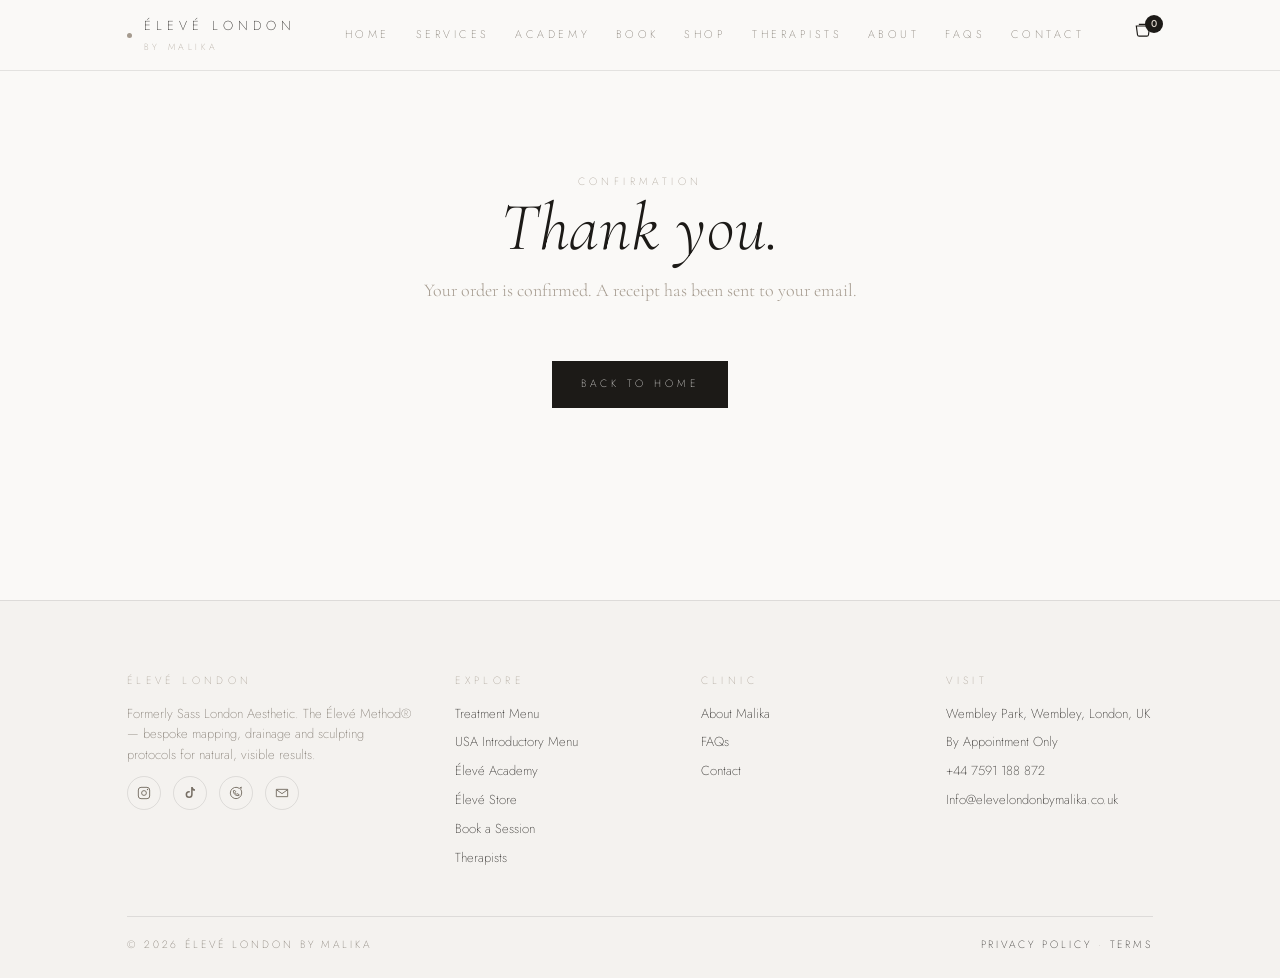
<file: thanks.html>
<!doctype html>
<html lang="en">
<head>
  <meta charset="utf-8" />
  <meta name="viewport" content="width=device-width, initial-scale=1" />
  <title>Thank you — Élevé London</title>
  <link rel="icon" href="assets/logo.png" />
  <link rel="preconnect" href="https://fonts.googleapis.com" />
  <link rel="preconnect" href="https://fonts.gstatic.com" crossorigin />
  <link href="https://fonts.googleapis.com/css2?family=Cormorant+Garamond:ital,wght@0,300;0,400;0,500;1,300;1,400&family=Jost:wght@100;200;300;400;500&display=swap" rel="stylesheet" />
  <link rel="stylesheet" href="styles.css" />
</head>
<body>
  <div class="site">
    <header class="site-header" id="site-header"></header>
    <main>
      <section class="section wrap">
        <div class="section-head">
          <span class="eyebrow">Confirmation</span>
          <h1>Thank you.</h1>
          <p id="confMsg">Your order is confirmed. A receipt has been sent to your email.</p>
        </div>
        <div id="detail" style="max-width: 640px; margin: 0 auto;"></div>
        <div class="center" style="margin-top: 40px;">
          <a class="btn" href="index.html">Back to home</a>
        </div>
      </section>
    </main>
    <footer class="site-footer" id="site-footer"></footer>
  </div>
  <script type="module">
    import { init } from "./js/app.js";
    import { currency } from "./js/cart.js";
    init();
    const params = new URLSearchParams(location.search);
    const last = JSON.parse(localStorage.getItem("eleve.lastOrder") || "null");
    const id = params.get("id") || last?.id;
    if (last && last.id === id) {
      document.getElementById("detail").innerHTML = `
        <div class="summary" style="position: static;">
          <h4>Order ${last.id}</h4>
          ${last.items.map(i => `<div class="row"><span>${i.name} × ${i.qty}</span><span>${currency(i.price * i.qty)}</span></div>`).join("")}
          <div class="row total"><span>Subtotal</span><span>${currency(last.subtotal)}</span></div>
          <div class="row" style="margin-top: 10px;"><span>Dispatch to</span><span>${last.customer.fname} ${last.customer.lname}, ${last.customer.city}</span></div>
        </div>
      `;
    }
  </script>
</body>
</html>
</file>
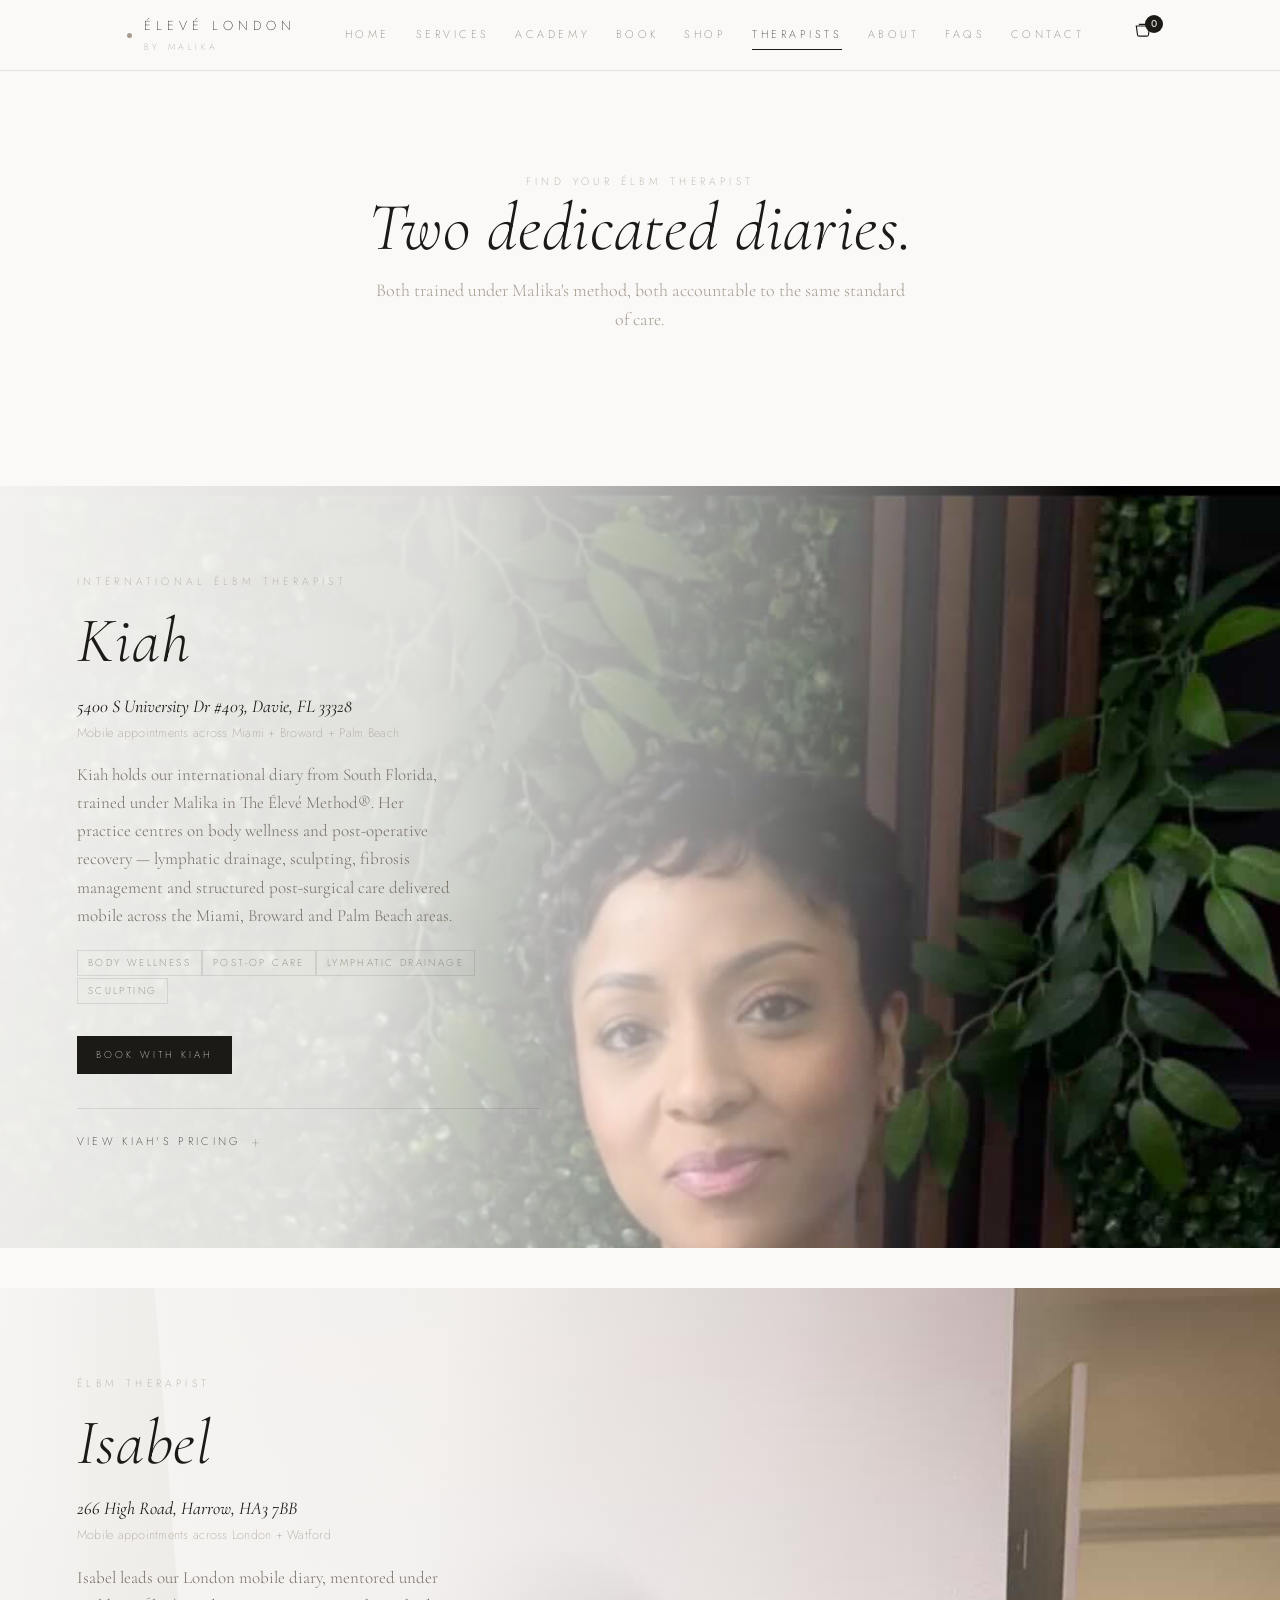
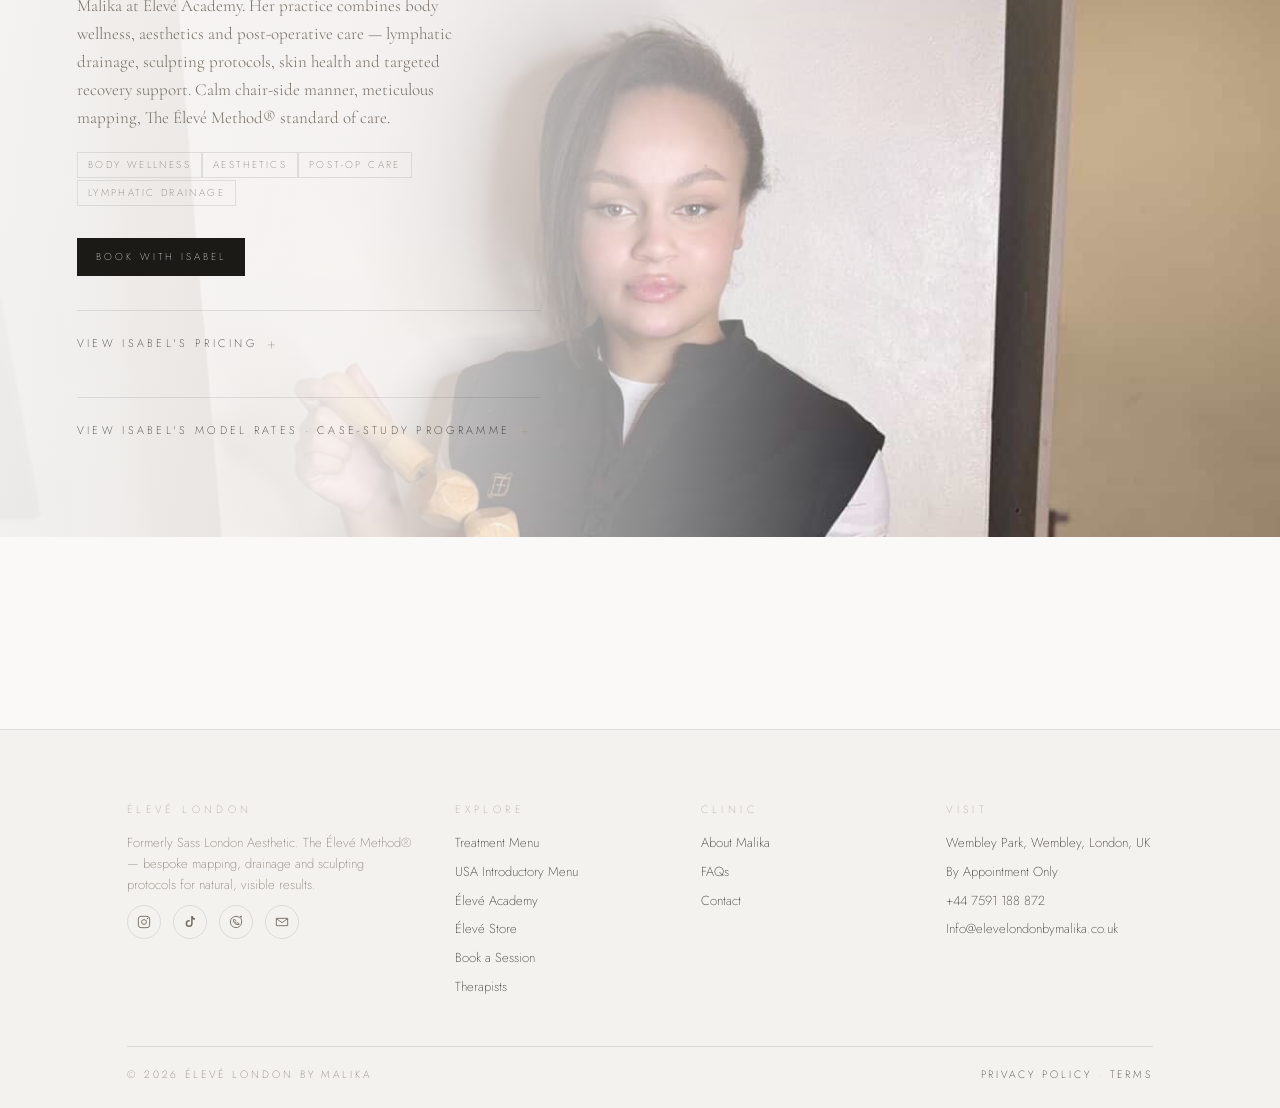
<file: therapists.html>
<!doctype html>
<html lang="en">
<head>
  <meta charset="utf-8" />
  <meta name="viewport" content="width=device-width, initial-scale=1" />
  <title>Find your ÉLBM Therapist — Élevé London by Malika</title>
  <meta name="description" content="Find your ÉLBM Therapist. Trained under Malika's method, each practitioner holds their own diary and service area. View pricing and book." />
  <link rel="icon" href="assets/logo.png" />
  <link rel="preconnect" href="https://fonts.googleapis.com" />
  <link rel="preconnect" href="https://fonts.gstatic.com" crossorigin />
  <link href="https://fonts.googleapis.com/css2?family=Cormorant+Garamond:ital,wght@0,300;0,400;0,500;1,300;1,400&family=Jost:wght@100;200;300;400;500&display=swap" rel="stylesheet" />
  <link rel="stylesheet" href="styles.css" />
</head>
<body>
  <div class="site">
    <header class="site-header" id="site-header"></header>

    <main>
      <section class="section wrap">
        <div class="section-head">
          <span class="eyebrow">Find your ÉLBM Therapist</span>
          <h1>Two dedicated diaries.</h1>
          <p>Both trained under Malika's method, both accountable to the same standard of care.</p>
        </div>
      </section>

      <div class="team-list" id="therapistList" style="margin-bottom: clamp(48px, 8vw, 96px);"></div>
    </main>

    <footer class="site-footer" id="site-footer"></footer>
  </div>

  <script type="module">
    import { init } from "./js/app.js";
    import { THERAPISTS, CATEGORIES, loadServices, PACKAGE_GROUPS, PACKAGE_CHILD_SLUGS } from "./data/data.js";
    import { therapistEligible } from "./js/booking.js";
    init();

    const services = await loadServices();
    const servicesBySlug = new Map(services.map(s => [s.slug, s]));
    const hasPhoto = (src) => typeof src === "string" && /\.(png|jpe?g|webp)$/i.test(src);

    // Everyone except Malika — she lives on the Services page
    const picks = THERAPISTS.filter(t => !t.hidden && t.id !== "malika");

    const ISABEL_STANDARD_RATES = [
      {
        name: "Sculpt Detox®",
        bookingSlug: "eleve-sculpt-detox",
        rows: [
          { sessions: "Single session", price: 145 },
          { sessions: "6 sessions",     price: 660 },
          { sessions: "12 sessions",    price: 1250 },
          { sessions: "24 sessions",    price: 2100 },
        ],
      },
      {
        name: "Élevé Body Contour®",
        bookingSlug: "eleve-body-sculpt",
        rows: [
          { sessions: "Single session", price: 220 },
          { sessions: "6 sessions",     price: 700 },
          { sessions: "12 sessions",    price: 1350 },
          { sessions: "24 sessions",    price: 2100 },
        ],
      },
      {
        name: "SculptWood®",
        bookingSlug: "eleve-sculptwood-massage",
        rows: [
          { sessions: "Single session", price: 115 },
          { sessions: "6 sessions",     price: 465 },
          { sessions: "12 sessions",    price: 950 },
        ],
      },
      {
        name: "Post-Operative Recovery",
        bookingSlug: "eleve-recovery-standard-360",
        rows: [
          { sessions: "10 sessions", price: 720 },
          { sessions: "12 sessions", price: 1100 },
          { sessions: "24 sessions", price: 1800 },
        ],
      },
    ];

    const ISABEL_MODEL_RATES = [
      {
        name: "Sculpt Detox®",
        bookingSlug: "eleve-sculpt-detox",
        rows: [
          { sessions: "1 session",  price: 95 },
          { sessions: "6 sessions", price: 450 },
        ],
      },
      {
        name: "Élevé Body Contour®",
        bookingSlug: "eleve-body-sculpt",
        rows: [
          { sessions: "Single session", price: 95 },
          { sessions: "6 sessions",     price: 450 },
        ],
      },
      {
        name: "SculptWood®",
        bookingSlug: "eleve-sculptwood-massage",
        rows: [
          { sessions: "Single session", price: 65 },
          { sessions: "6 sessions",     price: 250 },
        ],
      },
      {
        name: "Post-Operative Recovery",
        bookingSlug: "eleve-recovery-standard-360",
        rows: [
          { sessions: "10 sessions", price: 590 },
          { sessions: "12 sessions", price: 690 },
        ],
      },
    ];

    function isabelStandardPriceListFor(t) {
      if (t.id !== "isabel") return "";
      return `
        <details class="therapist-prices">
          <summary>View Isabel's pricing</summary>
          <div class="therapist-prices__body">
            ${ISABEL_STANDARD_RATES.map(group => `
              <article class="model-rate-row">
                <div class="model-rate-row__head">
                  <h3>${group.name}</h3>
                </div>
                <ul class="model-rate-row__list">
                  ${group.rows.map(r => `
                    <li>
                      <span class="model-rate-row__sessions">${r.sessions}</span>
                      <span class="model-rate-row__price">£${r.price.toLocaleString()}</span>
                      <a class="model-rate-row__cta" href="book.html?svc=${encodeURIComponent(group.bookingSlug)}&therapist=isabel">Book</a>
                    </li>
                  `).join("")}
                </ul>
              </article>
            `).join("")}
          </div>
        </details>
      `;
    }

    function modelRatesFor(t) {
      if (t.id !== "isabel") return "";
      return `
        <details class="therapist-prices therapist-prices--model">
          <summary>View Isabel's model rates · case-study programme</summary>
          <div class="therapist-prices__body">
            <p class="blurb" style="margin-bottom: 14px;">Isabel is taking on a small intake of model clients to build her case studies under The Élevé Method®. Each rate below is reserved for three models only.</p>
            ${ISABEL_MODEL_RATES.map(group => `
              <article class="model-rate-row">
                <div class="model-rate-row__head">
                  <h3>${group.name}</h3>
                  <span class="model-rate-row__badge">Limited to 3 models</span>
                </div>
                <ul class="model-rate-row__list">
                  ${group.rows.map(r => `
                    <li>
                      <span class="model-rate-row__sessions">${r.sessions}</span>
                      <span class="model-rate-row__price">£${r.price}</span>
                      <a class="model-rate-row__cta" href="book.html?svc=${encodeURIComponent(group.bookingSlug)}&therapist=isabel&rate=model">Enquire</a>
                    </li>
                  `).join("")}
                </ul>
              </article>
            `).join("")}
          </div>
        </details>
      `;
    }

    function priceListFor(t) {
      const eligible = services.filter(s => therapistEligible(t, s));
      const groups = CATEGORIES.map(cat => ({
        cat,
        items: eligible.filter(s => s.category === cat.id && !PACKAGE_CHILD_SLUGS.has(s.slug)),
      })).filter(g => g.items.length);
      if (!groups.length) return "";
      const therapistParam = `&therapist=${encodeURIComponent(t.id)}`;
      return `
        <details class="therapist-prices">
          <summary>View ${t.name}'s pricing</summary>
          <div class="therapist-prices__body">
            ${groups.map(g => `
              <section class="pricing-group">
                <h3>${g.cat.label}</h3>
                <p class="blurb">${g.cat.blurb}</p>
                ${g.items.map(s => {
                  const group = PACKAGE_GROUPS[s.slug];
                  const options = group ? [
                    { slug: s.slug, label: group.singleLabel },
                    ...group.packs.map(p => ({ slug: p.slug, label: p.label })),
                  ] : null;
                  return `
                    <div class="service-row" data-parent="${s.slug}">
                      <div>
                        <div class="name">${s.name}</div>
                        <div class="meta"><span data-duration>${s.durationLabel}</span>${s.deposit && Number(s.deposit) > 0 ? `<span data-deposit>Deposit £${Number(s.deposit).toFixed(0)}</span>` : `<span data-deposit hidden></span>`}</div>
                        ${options ? `
                          <label class="pack-picker">
                            <span class="pack-picker__label">Choose option</span>
                            <select class="pack-picker__select" data-pack-select data-therapist="${t.id}">
                              ${options.map(o => `<option value="${o.slug}">${o.label}</option>`).join("")}
                            </select>
                          </label>
                        ` : ""}
                      </div>
                      <div class="side">
                        <div class="price" data-price>£${Number(s.cost).toFixed(0)}</div>
                        <a class="btn btn--sm" data-book href="book.html?svc=${encodeURIComponent(s.slug)}${therapistParam}">Book</a>
                      </div>
                    </div>
                  `;
                }).join("")}
              </section>
            `).join("")}
          </div>
        </details>
      `;
    }

    function wirePackPickers(root) {
      root.querySelectorAll(".service-row[data-parent]").forEach(row => {
        const select = row.querySelector("[data-pack-select]");
        if (!select) return;
        const tId = select.dataset.therapist;
        const priceEl = row.querySelector("[data-price]");
        const bookEl = row.querySelector("[data-book]");
        const durationEl = row.querySelector("[data-duration]");
        const depositEl = row.querySelector("[data-deposit]");
        select.addEventListener("change", () => {
          const svc = servicesBySlug.get(select.value);
          if (!svc) return;
          priceEl.textContent = `£${Number(svc.cost).toFixed(0)}`;
          bookEl.href = `book.html?svc=${encodeURIComponent(svc.slug)}&therapist=${encodeURIComponent(tId)}`;
          if (durationEl) durationEl.textContent = svc.durationLabel || "";
          if (depositEl) {
            const dep = Number(svc.deposit);
            if (dep > 0) {
              depositEl.textContent = `Deposit £${dep.toFixed(0)}`;
              depositEl.hidden = false;
            } else {
              depositEl.textContent = "";
              depositEl.hidden = true;
            }
          }
        });
      });
    }

    const listEl = document.getElementById("therapistList");
    listEl.innerHTML = picks.map((t) => `
      <article class="therapist-hero">
        ${hasPhoto(t.avatar)
          ? `<img class="therapist-hero__photo" src="${t.avatar}" alt="${t.name}" loading="lazy" onerror="this.remove()"/>`
          : ""}
        <div class="therapist-hero__overlay"></div>
        <div class="therapist-hero__content">
          <span class="eyebrow">${t.title}</span>
          <h2 class="therapist-hero__name">${t.name}</h2>
          ${t.location ? `<div class="therapist-loc"><strong>${t.location}</strong>${t.serviceArea ? `<br/><span>${t.serviceArea}</span>` : ""}</div>` : ""}
          <p style="font-family: var(--serif); font-size: clamp(15px, 1.4vw, 17px); line-height: 1.65; color: var(--ink-soft); max-width: 48ch; margin: 4px 0 0;">${t.bio}</p>
          <div class="specialties" style="margin-top: 6px;">
            ${t.specialties.map(s => `<span class="pill">${s}</span>`).join("")}
          </div>
          <div style="margin-top: 20px;" class="hstack">
            <a class="btn btn--sm" href="book.html?therapist=${encodeURIComponent(t.id)}">Book with ${t.name}</a>
          </div>
          ${isabelStandardPriceListFor(t)}
          ${modelRatesFor(t)}
          ${t.id !== "isabel" ? priceListFor(t) : ""}
        </div>
      </article>
    `).join("");

    wirePackPickers(listEl);
  </script>
</body>
</html>
</file>
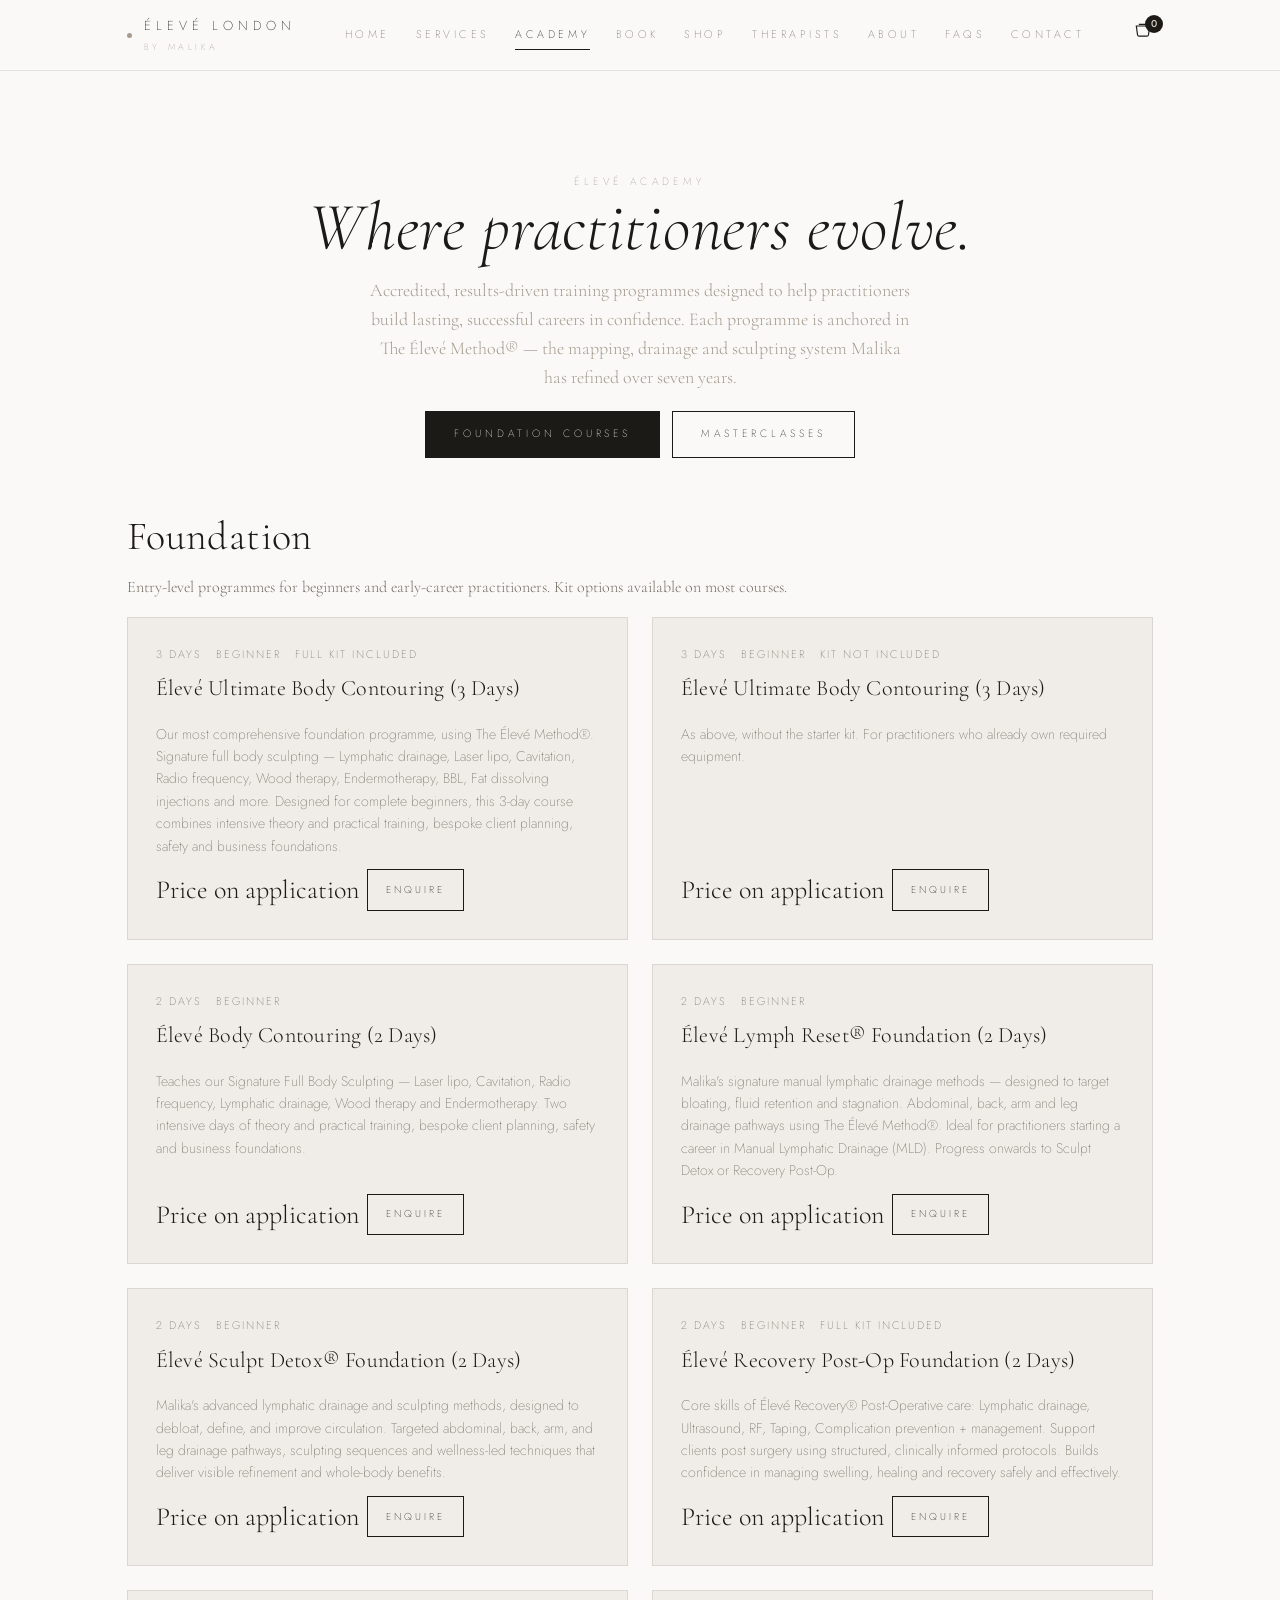
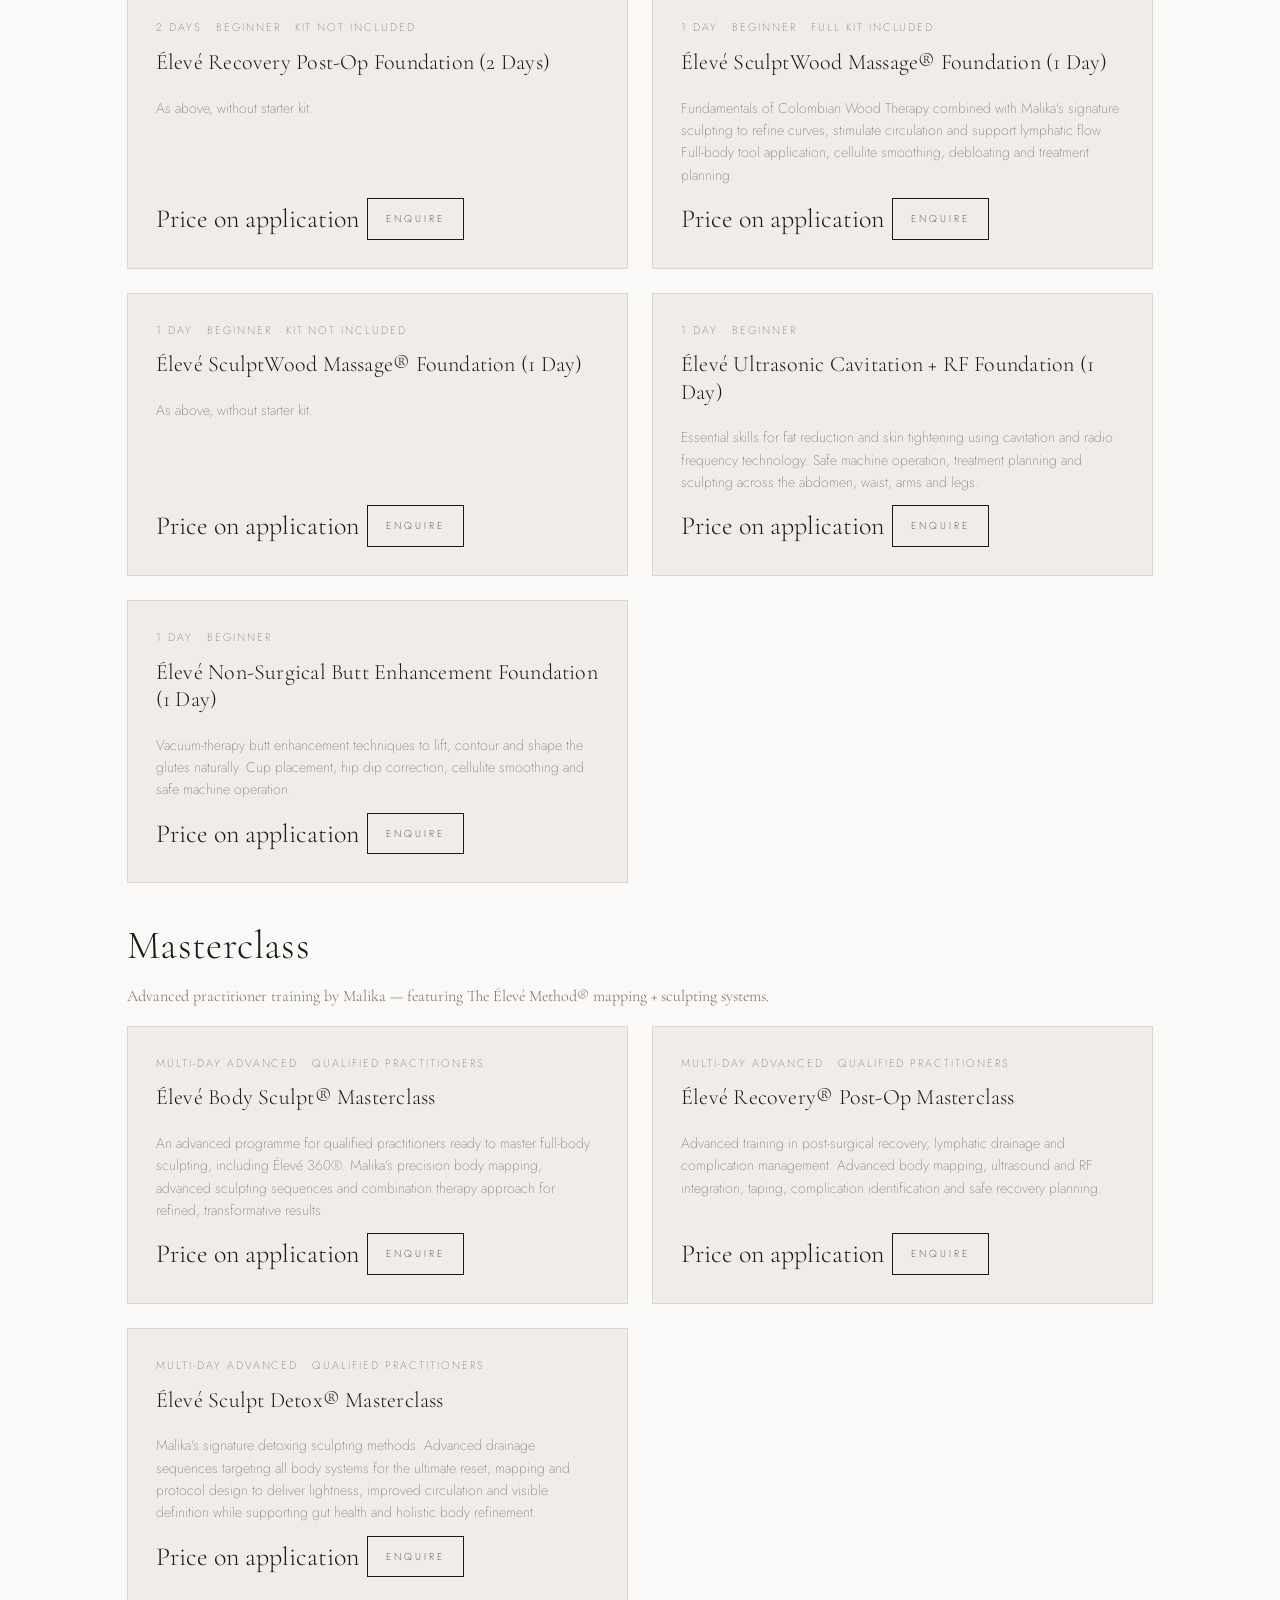
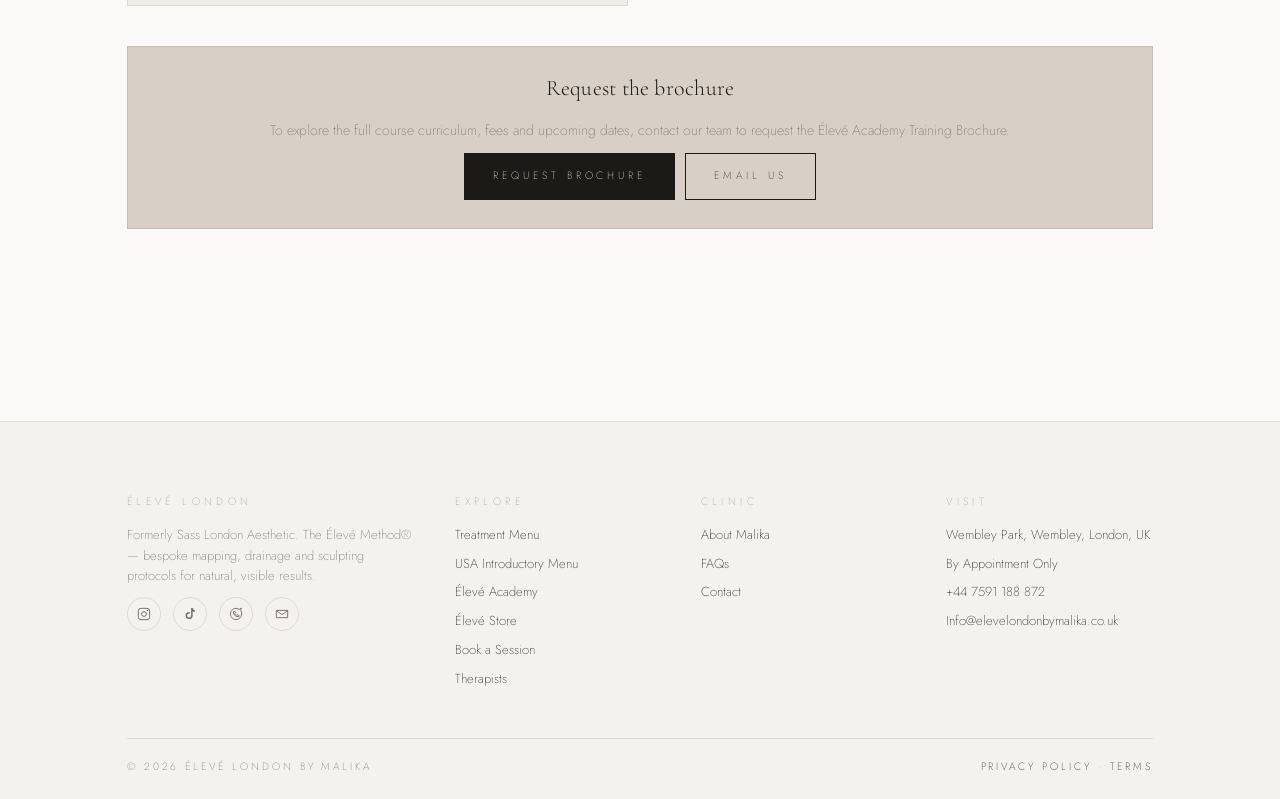
<file: training.html>
<!doctype html>
<html lang="en">
<head>
  <meta charset="utf-8" />
  <meta name="viewport" content="width=device-width, initial-scale=1" />
  <title>Élevé Academy — Training &amp; Masterclasses</title>
  <meta name="description" content="Accredited, results-driven training programmes by Malika. Foundation and Masterclass tracks covering body sculpting, lymphatic drainage, Élevé Recovery® post-op, SculptWood®, cavitation + RF and non-surgical butt enhancement." />
  <link rel="icon" href="assets/logo.png" />
  <link rel="preconnect" href="https://fonts.googleapis.com" />
  <link rel="preconnect" href="https://fonts.gstatic.com" crossorigin />
  <link href="https://fonts.googleapis.com/css2?family=Cormorant+Garamond:ital,wght@0,300;0,400;0,500;1,300;1,400&family=Jost:wght@100;200;300;400;500&display=swap" rel="stylesheet" />
  <link rel="stylesheet" href="styles.css" />
</head>
<body>
  <div class="site">
    <header class="site-header" id="site-header"></header>

    <main>
      <section class="section wrap">
        <div class="section-head">
          <span class="eyebrow">Élevé Academy</span>
          <h1>Where practitioners evolve.</h1>
          <p>Accredited, results-driven training programmes designed to help practitioners build lasting, successful careers in confidence. Each programme is anchored in The Élevé Method® — the mapping, drainage and sculpting system Malika has refined over seven years.</p>
          <div class="hero-ctas" style="margin-top: 20px;">
            <a class="btn" href="#foundation">Foundation Courses</a>
            <a class="btn btn--ghost" href="#masterclass">Masterclasses</a>
          </div>
        </div>

        <div class="pricing-group" id="foundation">
          <h2>Foundation</h2>
          <p class="blurb">Entry-level programmes for beginners and early-career practitioners. Kit options available on most courses.</p>
          <div class="grid grid--2" id="foundationGrid"></div>
        </div>

        <div class="pricing-group" id="masterclass">
          <h2>Masterclass</h2>
          <p class="blurb">Advanced practitioner training by Malika — featuring The Élevé Method® mapping + sculpting systems.</p>
          <div class="grid grid--2" id="masterGrid"></div>
        </div>

        <div class="card" style="margin-top: 40px; text-align: center; background: var(--bg-cream);">
          <h3>Request the brochure</h3>
          <p>To explore the full course curriculum, fees and upcoming dates, contact our team to request the Élevé Academy Training Brochure.</p>
          <div class="hstack" style="justify-content: center;">
            <a class="btn" href="contact.html">Request Brochure</a>
            <a class="btn btn--ghost" href="mailto:Info@elevelondonbymalika.co.uk?subject=Élevé Academy Enquiry">Email Us</a>
          </div>
        </div>
      </section>
    </main>

    <footer class="site-footer" id="site-footer"></footer>
  </div>

  <script type="module">
    import { init } from "./js/app.js";
    import { COURSES } from "./data/data.js";
    init();

    function render(track, mountId) {
      const items = COURSES.filter(c => c.track === track);
      document.getElementById(mountId).innerHTML = items.map(c => `
        <article class="card">
          <div class="meta">
            <span>${c.duration}</span>
            <span>${c.level}</span>
            ${c.kit ? `<span>${c.kit}</span>` : ""}
          </div>
          <h3>${c.name}</h3>
          <p>${c.description}</p>
          <div class="card-actions">
            <span class="price">${c.price === "POA" ? "Price on application" : `£${c.price}`}</span>
            <a class="btn btn--sm btn--ghost" href="contact.html?enquiry=academy&course=${encodeURIComponent(c.id)}">Enquire</a>
          </div>
        </article>
      `).join("");
    }
    render("Foundation", "foundationGrid");
    render("Masterclass", "masterGrid");
  </script>
</body>
</html>
</file>
<file: styles.css>
:root {
  --bg: #faf9f7;
  --bg-soft: #f4f2ef;
  --bg-cream: #D8D0C6;
  --ink: #1c1a17;
  --ink-soft: #766e64;
  --ink-faint: #A59B8F;
  --accent: #A59B8F;
  --accent-ink: #7a6d60;
  --rule: rgba(28, 26, 23, 0.1);
  --rule-strong: rgba(28, 26, 23, 0.22);
  --card: #f0ede8;
  --card-hover: #ebe7e1;
  --success: #5a6b48;
  --error: #8a3a2a;
  --serif: "Cormorant Garamond", "Times New Roman", serif;
  --sans: "Jost", "Helvetica Neue", Arial, sans-serif;
  --max-content: 1180px;
  --gutter: clamp(24px, 6vw, 88px);
}

* { box-sizing: border-box; }

html, body {
  margin: 0; padding: 0;
  background: var(--bg);
  color: var(--ink);
  font-family: var(--sans);
  font-weight: 200;
  -webkit-font-smoothing: antialiased;
  -moz-osx-font-smoothing: grayscale;
  min-height: 100%;
}

body {
  background: var(--bg);
  line-height: 1.6;
}

img { max-width: 100%; display: block; }

a { color: var(--ink); text-decoration: none; }
a:hover { color: var(--accent-ink); }

.sr-only {
  position: absolute; width: 1px; height: 1px; padding: 0; margin: -1px;
  overflow: hidden; clip: rect(0,0,0,0); border: 0;
}

/* ====== Serif / headings ====== */
h1, h2, h3, h4 {
  font-family: var(--serif);
  font-weight: 300;
  color: var(--ink);
  letter-spacing: 0.01em;
  margin: 0;
}
h1 { font-size: clamp(36px, 5.6vw, 68px); line-height: 1.02; font-style: italic; font-weight: 300; }
h2 { font-size: clamp(26px, 3.2vw, 40px); line-height: 1.12; font-weight: 300; }
h3 { font-size: clamp(18px, 1.8vw, 22px); line-height: 1.25; font-weight: 300; }
h4 { font-size: 16px; letter-spacing: 0.04em; text-transform: none; font-weight: 300; }

.eyebrow {
  font-family: var(--sans);
  font-weight: 200;
  letter-spacing: 0.42em;
  font-size: 10.5px;
  text-transform: uppercase;
  color: var(--ink-faint);
}

.mark {
  font-family: var(--sans);
  font-weight: 200;
  letter-spacing: 0.48em;
  font-size: 10.5px;
  color: var(--ink-faint);
  text-transform: uppercase;
}

.rule { border-top: 1px solid var(--rule); }

/* ====== Layout ====== */
.site {
  min-height: 100vh;
  min-height: 100svh;
  display: flex;
  flex-direction: column;
}

.wrap {
  width: 100%;
  max-width: var(--max-content);
  margin: 0 auto;
  padding: 0 var(--gutter);
}

/* ====== Header ====== */
.site-header {
  position: sticky; top: 0; z-index: 30;
  background: rgba(250, 249, 247, 0.92);
  backdrop-filter: blur(14px);
  -webkit-backdrop-filter: blur(14px);
  border-bottom: 1px solid var(--rule);
}
.nav {
  display: flex;
  align-items: center;
  justify-content: space-between;
  padding: 16px var(--gutter);
  gap: 16px;
  max-width: var(--max-content);
  margin: 0 auto;
}
.nav-brand {
  display: flex; align-items: center; gap: 12px;
  font-family: var(--sans);
  font-weight: 200;
  font-size: 13px;
  letter-spacing: 0.38em;
  color: var(--ink);
  text-transform: uppercase;
}
.nav-brand .dot {
  display: inline-block; width: 5px; height: 5px; border-radius: 50%;
  background: var(--accent);
}
.nav-brand small {
  display: block;
  font-family: var(--sans); font-weight: 200; font-size: 9px;
  letter-spacing: 0.4em; color: var(--ink-faint); text-transform: uppercase;
  margin-top: 3px;
}

.nav-links {
  display: flex; align-items: center; gap: clamp(14px, 2vw, 26px);
  font-size: 11px; letter-spacing: 0.32em; text-transform: uppercase;
  font-weight: 200;
  color: var(--ink-soft);
}
.nav-links a { color: var(--ink-soft); white-space: nowrap; transition: color .2s ease; }
.nav-links a.is-active, .nav-links a:hover { color: var(--ink); }
.nav-links a.is-active { position: relative; }
.nav-links a.is-active::after {
  content: ""; position: absolute; left: 0; right: 0; bottom: -6px; height: 1px; background: var(--ink);
}

.nav-actions { display: flex; align-items: center; gap: 10px; }
.nav-actions .cart-link { position: relative; }
.cart-count {
  position: absolute; top: -6px; right: -10px;
  background: var(--ink); color: var(--bg-cream);
  border-radius: 999px; font-size: 10px; font-weight: 500;
  min-width: 18px; height: 18px; display: inline-flex; align-items: center; justify-content: center;
  padding: 0 5px; letter-spacing: 0;
}

.menu-btn {
  display: none;
  background: none; border: 1px solid var(--rule); padding: 8px 10px;
  font: inherit; color: var(--ink); cursor: pointer;
}

@media (max-width: 900px) {
  .nav-links { display: none; }
  .nav-actions { gap: 18px; }
  .nav-actions .cart-link { padding-right: 6px; }
  .menu-btn { display: inline-flex; align-items: center; gap: 8px; }
  .nav-drawer.open .nav-links {
    display: flex; flex-direction: column; gap: 22px;
    position: fixed;
    top: 64px; left: 0; right: 0; bottom: 0;
    width: 100vw;
    height: calc(100dvh - 64px);
    height: calc(100vh - 64px);
    padding: 56px 32px 40px;
    background: var(--bg);
    z-index: 40;
    font-family: var(--serif);
    font-size: 28px;
    letter-spacing: 0.01em;
    text-transform: none;
    align-items: flex-start;
    justify-content: flex-start;
    overflow-y: auto;
    overscroll-behavior: contain;
  }
  .nav-drawer.open .nav-links a {
    color: var(--ink);
    font-weight: 400;
    padding: 4px 0;
  }
  .nav-drawer.open .nav-links a.is-active {
    font-style: italic;
    color: var(--accent-ink);
  }
  .nav-drawer.open .nav-links a.is-active::after { display: none; }
  body:has(.nav-drawer.open) { overflow: hidden; }
}

/* ====== Buttons ====== */
.btn {
  display: inline-flex; align-items: center; justify-content: center; gap: 8px;
  appearance: none; cursor: pointer;
  background: var(--ink); color: var(--bg);
  border: 1px solid var(--ink);
  padding: 14px 28px;
  font-family: var(--sans); font-weight: 200;
  letter-spacing: 0.38em; text-transform: uppercase;
  font-size: 10.5px;
  transition: background .25s ease, color .25s ease, transform .2s ease;
  text-align: center;
  white-space: nowrap;
}
.btn:hover { background: transparent; color: var(--ink); }
.btn:active { transform: translateY(1px); }
.btn--ghost {
  background: transparent; color: var(--ink);
}
.btn--ghost:hover { background: var(--ink); color: var(--bg); }
.btn--sm { padding: 10px 18px; font-size: 10px; letter-spacing: 0.3em; }
.btn--block { width: 100%; }
.btn:disabled { opacity: 0.5; cursor: not-allowed; }

/* ====== Sections ====== */
main { flex: 1; }
.section { padding-block: clamp(48px, 8vw, 96px); }
.section--tight { padding-block: clamp(32px, 5vw, 56px); }
.section--full { background: var(--bg-soft); }
.section-head { text-align: center; margin-bottom: clamp(32px, 5vw, 56px); }
.section-head .eyebrow { margin-bottom: 12px; }
.section-head p { max-width: 60ch; margin: 14px auto 0; color: var(--ink-faint); font-family: var(--serif); font-size: clamp(15px, 1.5vw, 18px); line-height: 1.6; }

/* ====== Hero ====== */
.hero-home {
  padding: clamp(56px, 10vw, 120px) 0 clamp(40px, 6vw, 80px);
  text-align: center;
}
.hero-home .logo {
  width: min(70%, 420px); height: auto; margin: 0 auto 22px;
}
.hero-home h1 { margin-bottom: 14px; }
.hero-home p {
  max-width: 58ch; margin: 14px auto 28px;
  font-family: var(--serif); font-size: clamp(16px, 1.7vw, 20px);
  line-height: 1.6; color: var(--ink-faint);
}
.hero-ctas { display: flex; justify-content: center; gap: 12px; flex-wrap: wrap; }

/* Shop hero — editorial split layout */
.hero-shop {
  display: grid;
  grid-template-columns: minmax(0, 5fr) minmax(0, 6fr);
  min-height: clamp(520px, 80vh, 780px);
  background: var(--bg-soft);
  align-items: stretch;
  overflow: hidden;
}
.hero-shop__text {
  display: flex;
  flex-direction: column;
  justify-content: center;
  padding:
    clamp(64px, 9vw, 112px)
    clamp(32px, 5vw, 72px)
    clamp(64px, 9vw, 112px)
    max(var(--gutter), 5vw);
  max-width: 640px;
}
.hero-shop__text .eyebrow { margin-bottom: 18px; }
.hero-shop__text h1 {
  font-size: clamp(44px, 6.4vw, 88px);
  line-height: 0.98;
  margin-bottom: 22px;
}
.hero-shop__text p {
  font-family: var(--serif);
  font-size: clamp(17px, 1.6vw, 21px);
  line-height: 1.5;
  color: var(--ink-soft);
  margin: 0 0 28px;
  max-width: 44ch;
}
.hero-shop__link {
  align-self: flex-start;
  font-family: var(--sans);
  font-size: 11px;
  letter-spacing: 0.32em;
  text-transform: uppercase;
  color: var(--ink);
  padding-bottom: 4px;
  border-bottom: 1px solid var(--ink);
  transition: gap .2s ease, color .2s ease, border-color .2s ease;
  display: inline-flex;
  align-items: center;
  gap: 10px;
}
.hero-shop__link:hover {
  color: var(--accent-ink);
  border-color: var(--accent-ink);
  gap: 14px;
}

.hero-shop__image {
  position: relative;
  overflow: hidden;
  background: #e7d6c5;
  min-height: 440px;
}
.hero-shop__image img {
  position: absolute; inset: 0;
  width: 100%; height: 100%;
  object-fit: cover;
  object-position: center 20%;
}

@media (max-width: 860px) {
  /* Editorial masthead: full-bleed tall image with cream-gradient scrim for overlay text */
  .hero-shop {
    display: flex;
    flex-direction: column;
    position: relative;
    min-height: 0;
    padding: 0;
    grid-template-columns: none;
    background: #e7d6c5;
    overflow: hidden;
  }

  .hero-shop__text { display: contents; }

  .hero-shop__image {
    order: 1;
    width: 100%;
    aspect-ratio: 4 / 5;
    background: #e7d6c5;
    position: relative;
    overflow: hidden;
    min-height: 0;
  }
  .hero-shop__image::before {
    content: "";
    position: absolute;
    top: 0; left: 0; right: 0;
    height: 52%;
    background: linear-gradient(
      to bottom,
      rgba(231, 214, 197, 0.94) 0%,
      rgba(231, 214, 197, 0.78) 28%,
      rgba(231, 214, 197, 0.45) 60%,
      rgba(231, 214, 197, 0) 100%
    );
    z-index: 1;
    pointer-events: none;
  }
  .hero-shop__image img {
    position: absolute;
    inset: 0;
    width: 100%;
    height: 100%;
    object-fit: cover;
    object-position: center center;
    display: block;
  }

  /* Overlay masthead on the scrim */
  .hero-shop__text .eyebrow {
    position: absolute;
    top: clamp(32px, 8vw, 50px);
    left: 0; right: 0;
    text-align: center;
    z-index: 3;
    margin: 0;
  }
  .hero-shop__text h1 {
    position: absolute;
    top: clamp(58px, 13.5vw, 84px);
    left: 0; right: 0;
    text-align: center;
    font-size: clamp(50px, 13vw, 78px);
    line-height: 0.92;
    letter-spacing: -0.005em;
    z-index: 3;
    margin: 0;
    padding: 0 var(--gutter);
    color: var(--ink);
  }

  .hero-shop__text p {
    order: 2;
    font-family: var(--serif);
    font-style: italic;
    font-size: clamp(16px, 4.2vw, 19px);
    line-height: 1.45;
    color: var(--ink-soft);
    text-align: center;
    max-width: 32ch;
    margin: 0 auto;
    padding: clamp(28px, 7vw, 42px) var(--gutter) 0;
  }
  .hero-shop__link {
    order: 3;
    align-self: center;
    margin: clamp(20px, 5vw, 30px) 0 clamp(36px, 8vw, 52px);
  }
}

/* ====== Cards / grids ====== */
.grid { display: grid; gap: clamp(16px, 2.4vw, 24px); }
.grid--2 { grid-template-columns: repeat(2, minmax(0, 1fr)); }
.grid--3 { grid-template-columns: repeat(3, minmax(0, 1fr)); }
.grid--4 { grid-template-columns: repeat(4, minmax(0, 1fr)); }
.grid--5 {
  grid-template-columns: repeat(5, minmax(0, 1fr));
  justify-content: center;
}

@media (max-width: 1100px) {
  .grid--5 { grid-template-columns: repeat(3, minmax(0, 1fr)); }
}
@media (max-width: 900px) {
  .grid--4 { grid-template-columns: repeat(2, minmax(0, 1fr)); }
  .grid--3 { grid-template-columns: 1fr; }
  .grid--5 { grid-template-columns: 1fr; }
}
@media (max-width: 560px) {
  .grid--2, .grid--4 { grid-template-columns: 1fr; }
}

@media (max-width: 900px) {
  .feature-card {
    max-width: 420px;
    margin: 0 auto;
    width: 100%;
  }
  .feature-card__visual { aspect-ratio: 16 / 10; }
  .feature-card__body { padding: 16px 18px 18px; gap: 6px; }
  .feature-card__title { font-size: 20px; line-height: 1.2; }
  .feature-card__desc { font-size: 13px; line-height: 1.5; }
  .feature-card__actions { padding-top: 10px; }
  .feature-card__cta { font-size: 10px; letter-spacing: 0.24em; }
  .feature-card__secondary { font-size: 10px; }

  /* Signature treatments become a horizontal snap scroller on mobile */
  #featuredServices {
    display: flex;
    grid-template-columns: none;
    overflow-x: auto;
    overflow-y: hidden;
    scroll-snap-type: x proximity;
    scroll-padding-left: var(--gutter);
    gap: 22px;
    padding: 4px var(--gutter) 12px;
    margin: 0 calc(var(--gutter) * -1);
    -webkit-overflow-scrolling: touch;
    overscroll-behavior-inline: contain;
    scrollbar-width: none;
  }
  #featuredServices::-webkit-scrollbar { display: none; }
  #featuredServices .feature-card {
    flex: 0 0 72%;
    width: 72%;
    max-width: 300px;
    min-width: 240px;
    margin: 0;
    scroll-snap-align: start;
  }
  #featuredServices .feature-card__visual { aspect-ratio: 4 / 5; }
  #featuredServices .feature-card__body { padding: 12px 6px 0; }
  #featuredServices .feature-card__title { font-size: 19px; }
  #featuredServices .feature-card__desc {
    font-size: 12.5px;
    display: -webkit-box;
    -webkit-line-clamp: 2;
    -webkit-box-orient: vertical;
    overflow: hidden;
  }
}

.card {
  background: var(--card);
  border: 1px solid var(--rule);
  padding: clamp(20px, 2.4vw, 28px);
  display: flex; flex-direction: column; gap: 12px;
  transition: background .2s ease, transform .2s ease;
}
.card:hover { background: var(--card-hover); }
.card h3 { margin-bottom: 4px; }
.card .meta {
  display: flex; gap: 14px; flex-wrap: wrap;
  font-size: 11px; letter-spacing: 0.18em; text-transform: uppercase;
  color: var(--ink-soft);
}
.card .price {
  font-family: var(--serif); font-size: clamp(20px, 2.2vw, 26px);
  color: var(--ink);
}
.card .price small { font-family: var(--sans); font-size: 11px; letter-spacing: 0.22em; text-transform: uppercase; color: var(--ink-soft); }
.card p { margin: 0; color: var(--ink-soft); font-size: 14px; line-height: 1.6; }
.card-actions { margin-top: auto; display: flex; gap: 8px; flex-wrap: wrap; }

.badge {
  display: inline-block;
  border: 1px solid var(--rule);
  padding: 4px 10px; font-size: 10px; letter-spacing: 0.22em;
  text-transform: uppercase; color: var(--ink-soft);
}
.badge--pkg { background: var(--ink); color: var(--bg-cream); border-color: var(--ink); }

/* ====== Feature card (home signature treatments) — modern editorial ====== */
.feature-card {
  position: relative;
  background: transparent;
  border: 0;
  border-radius: 0;
  padding: 0;
  display: flex; flex-direction: column;
  isolation: isolate;
}

.feature-card__visual {
  position: relative;
  aspect-ratio: 16 / 10;
  overflow: hidden;
  border-radius: 0;
  background:
    radial-gradient(120% 90% at 20% 20%, rgba(216, 208, 198, 0.9) 0%, transparent 60%),
    radial-gradient(100% 80% at 85% 30%, rgba(165, 155, 143, 0.6) 0%, transparent 55%),
    linear-gradient(135deg, #D8D0C6 0%, #A59B8F 100%);
  background-size: 200% 200%, 200% 200%, 100% 100%;
  animation: meshShift 18s ease-in-out infinite alternate;
}
.feature-card__visual::after {
  content: "";
  position: absolute; inset: 0;
  background:
    linear-gradient(to bottom,
      var(--bg) 0%,
      rgba(250, 249, 247, 0.28) 18%,
      transparent 40%,
      transparent 60%,
      rgba(250, 249, 247, 0.28) 82%,
      var(--bg) 100%);
  pointer-events: none;
  z-index: 1;
}

/* When the card has a real photo, it sits on top of the gradient fallback */
.feature-card__photo {
  position: absolute; inset: 0;
  width: 100%; height: 100%;
  object-fit: cover;
  object-position: center;
  transition: transform .6s ease;
  z-index: 0;
}
.feature-card:hover .feature-card__photo { transform: scale(1.03); }
/* When a photo exists, mute the animated mesh (won't be seen anyway) and keep chips readable */
.feature-card__visual:has(.feature-card__photo) { animation: none; }
.feature-card__visual:has(.feature-card__photo) .feature-card__blob { display: none; }

.feature-card__blob {
  position: absolute;
  inset: 0;
  pointer-events: none;
  mix-blend-mode: soft-light;
  opacity: .9;
}
.feature-card__blob::before,
.feature-card__blob::after {
  content: "";
  position: absolute;
  border-radius: 50%;
  filter: blur(28px);
}
.feature-card__blob::before {
  width: 70%; height: 70%;
  top: -20%; right: -10%;
  background: radial-gradient(circle, #D8D0C6 0%, transparent 65%);
  animation: blobFloat 11s ease-in-out infinite;
}
.feature-card__blob::after {
  width: 60%; height: 60%;
  bottom: -25%; left: -15%;
  background: radial-gradient(circle, #A59B8F 0%, transparent 60%);
  animation: blobFloat 14s ease-in-out infinite reverse;
}

.feature-card__tag,
.feature-card__price-chip { display: none; }

.feature-card__body {
  padding: 18px 2px 4px;
  display: flex; flex-direction: column;
  gap: 8px;
  flex: 1;
}

.feature-card__meta {
  display: flex; align-items: baseline; gap: 10px;
  font-family: var(--sans);
  font-weight: 200;
  font-size: 10px;
  letter-spacing: 0.38em;
  text-transform: uppercase;
  color: var(--ink-faint);
}
.feature-card__meta .sep {
  width: 14px; height: 1px;
  background: var(--rule-strong);
  display: inline-block;
}
.feature-card__meta .price {
  font-family: var(--serif); font-style: italic; font-weight: 400;
  letter-spacing: 0.01em;
  text-transform: none;
  font-size: 14px;
  color: var(--ink-soft);
}

.feature-card__title {
  font-family: var(--serif);
  font-weight: 400;
  font-style: italic;
  font-size: clamp(22px, 2.1vw, 28px);
  line-height: 1.15;
  color: var(--ink);
  letter-spacing: 0;
  margin: 2px 0 0;
}

.feature-card__desc {
  color: var(--ink-soft);
  font-family: var(--sans);
  font-weight: 300;
  font-size: 13.5px;
  line-height: 1.6;
  margin: 0;
  max-width: 38ch;
}

.feature-card__actions {
  margin-top: 6px;
  padding-top: 0;
  display: flex;
  align-items: center;
  gap: 22px;
  border: 0;
}

.feature-card__cta {
  font-family: var(--sans);
  font-weight: 200;
  font-size: 10.5px;
  letter-spacing: 0.38em;
  text-transform: uppercase;
  color: var(--ink);
  text-decoration: none;
  display: inline-flex; align-items: center; gap: 10px;
  transition: gap .3s ease, color .3s ease;
}
.feature-card__cta:hover { gap: 14px; color: var(--accent-ink); }
.feature-card__cta .arrow { width: 14px; height: 10px; opacity: .7; }

.feature-card__secondary {
  font-family: var(--sans);
  font-weight: 200;
  font-size: 10.5px;
  letter-spacing: 0.38em;
  text-transform: uppercase;
  color: var(--ink-faint);
  text-decoration: none;
  position: relative;
  transition: color .25s ease;
}
.feature-card__secondary:hover { color: var(--ink-soft); }

.feature-card:hover .feature-card__visual { background-position: 100% 100%, 100% 100%, 0 0; }

@keyframes meshShift {
  0%   { background-position: 0% 0%, 0% 0%, 0% 0%; }
  100% { background-position: 60% 80%, 100% 50%, 100% 100%; }
}
@keyframes blobFloat {
  0%, 100% { transform: translate(0, 0) scale(1); }
  50%      { transform: translate(14px, -10px) scale(1.08); }
}
@keyframes pulseDot {
  0%   { box-shadow: 0 0 0 0 rgba(200, 92, 64, 0.55); }
  70%  { box-shadow: 0 0 0 10px rgba(200, 92, 64, 0); }
  100% { box-shadow: 0 0 0 0 rgba(200, 92, 64, 0); }
}

/* ====== Category tabs ====== */
.tabs {
  display: flex; flex-wrap: wrap; gap: 8px; justify-content: center;
  margin: 0 0 clamp(28px, 4vw, 44px);
}
.tab {
  background: transparent; border: 1px solid var(--rule);
  padding: 10px 16px; font-family: var(--sans); font-size: 11px;
  letter-spacing: 0.2em; text-transform: uppercase; color: var(--ink-soft);
  cursor: pointer; transition: all .2s ease;
}
.tab:hover { color: var(--ink); border-color: var(--ink); }
.tab.is-active { background: var(--ink); color: var(--bg-cream); border-color: var(--ink); }

/* ====== Forms ====== */
.field { display: flex; flex-direction: column; gap: 6px; margin-bottom: 14px; }
.field > label {
  font-size: 11px; letter-spacing: 0.22em; text-transform: uppercase; color: var(--ink-soft);
}
.field input, .field select, .field textarea {
  appearance: none;
  background: transparent;
  border: 1px solid var(--rule);
  padding: 13px 14px;
  font-family: var(--sans); font-size: 14px; color: var(--ink);
  outline: none;
  transition: border-color .2s ease;
  border-radius: 0;
}
.field input:focus, .field select:focus, .field textarea:focus { border-color: var(--ink); }
.field textarea { resize: vertical; min-height: 90px; }
.fields-row { display: grid; grid-template-columns: 1fr 1fr; gap: 14px; }
@media (max-width: 560px) { .fields-row { grid-template-columns: 1fr; } }

.signup {
  display: flex; flex-wrap: wrap; gap: 10px; align-items: center; justify-content: center;
  width: min(560px, 100%); margin: 0 auto;
}
.signup input[type="email"] {
  flex: 1 1 260px; min-width: 0;
  background: transparent; border: 1px solid var(--rule); border-radius: 0;
  padding: 14px 16px; font-family: var(--sans); font-size: 14px;
  letter-spacing: 0.04em; color: var(--ink); outline: none;
}
.signup input[type="email"]::placeholder { color: var(--ink-soft); opacity: 0.8; }
.signup input[type="email"]:focus { border-color: var(--ink); }
.signup button {
  appearance: none; background: var(--ink); color: var(--bg-soft);
  border: 1px solid var(--ink); padding: 14px 26px;
  font-family: var(--sans); font-weight: 400; letter-spacing: 0.28em;
  text-transform: uppercase; font-size: 11px; cursor: pointer;
  transition: background .25s ease, color .25s ease, transform .25s ease;
}
.signup button:hover { background: transparent; color: var(--ink); }
.form-msg { width: 100%; margin: 4px 0 0; font-size: 12px; letter-spacing: 0.06em; color: var(--ink-soft); min-height: 1em; text-align: center; }
.form-msg.ok { color: var(--success); }
.form-msg.err { color: var(--error); }

/* ====== Services list ====== */
.service-row {
  display: grid;
  grid-template-columns: 1fr auto;
  align-items: start;
  gap: 20px;
  padding: 22px 0;
  border-top: 1px solid var(--rule);
}
.service-row:last-child { border-bottom: 1px solid var(--rule); }
.service-row .name {
  font-family: var(--serif);
  font-size: clamp(18px, 1.8vw, 22px);
  margin-bottom: 4px;
}
.service-row .meta { font-size: 11px; letter-spacing: 0.22em; text-transform: uppercase; color: var(--ink-soft); margin-bottom: 6px; }
.service-row .desc { max-width: 72ch; color: var(--ink-soft); font-size: 14px; white-space: pre-line; }
.service-row .side { text-align: right; display: flex; flex-direction: column; gap: 10px; align-items: flex-end; min-width: 130px; }
.service-row .price { font-family: var(--serif); font-size: clamp(22px, 2.2vw, 28px); color: var(--ink); }

/* ====== Region toggle (UK ↔ USA) ====== */
.region-toggle {
  margin: 0 auto clamp(28px, 4vw, 40px);
  border: 1px solid var(--rule);
  padding: 6px;
  width: max-content;
  max-width: 100%;
  flex-wrap: wrap;
  gap: 4px;
  justify-content: center;
}
.region-toggle .tab {
  border: 1px solid transparent;
  padding: 12px 22px;
  font-size: 12px;
  letter-spacing: 0.24em;
}
.region-toggle .tab.is-active {
  background: var(--ink);
  color: var(--bg-cream);
  border-color: var(--ink);
}
@media (max-width: 480px) {
  .region-toggle { width: 100%; }
  .region-toggle .tab { flex: 1 1 0; padding: 10px 12px; letter-spacing: 0.16em; }
}

/* ====== Therapist switcher (Services menu) ====== */
.menu-switcher {
  display: flex;
  flex-direction: column;
  align-items: center;
  gap: 12px;
  margin: 0 0 24px;
}
.menu-switcher__label {
  font-family: var(--sans);
  font-size: 11px;
  letter-spacing: 0.28em;
  text-transform: uppercase;
  color: var(--ink-faint);
}
.tabs.tabs--therapist { margin-bottom: 0; }

/* ====== Session-pack picker ====== */
.pack-picker {
  margin-top: 16px;
  display: inline-flex;
  flex-direction: column;
  gap: 6px;
  max-width: 320px;
}
.pack-picker__label {
  font-family: var(--sans);
  font-size: 11px;
  letter-spacing: 0.22em;
  text-transform: uppercase;
  color: var(--ink-soft);
}
.pack-picker__select {
  appearance: none;
  background: transparent;
  border: 1px solid var(--rule);
  padding: 10px 36px 10px 12px;
  font-family: var(--serif);
  font-size: 15px;
  color: var(--ink);
  outline: none;
  cursor: pointer;
  background-image: linear-gradient(45deg, transparent 50%, var(--ink) 50%), linear-gradient(135deg, var(--ink) 50%, transparent 50%);
  background-position: calc(100% - 18px) 50%, calc(100% - 12px) 50%;
  background-size: 6px 6px, 6px 6px;
  background-repeat: no-repeat;
  border-radius: 0;
  transition: border-color .2s ease;
}
.pack-picker__select:focus { border-color: var(--ink); }
.pack-picker__tagline {
  margin-top: 8px;
  font-family: var(--sans);
  font-size: 12px;
  letter-spacing: 0.06em;
  color: var(--ink-soft);
  min-height: 1em;
}
.pack-picker__tagline:empty { margin-top: 0; }

@media (max-width: 560px) {
  .service-row { grid-template-columns: 1fr; }
  .service-row .side { align-items: flex-start; text-align: left; }
}

/* ====== Model rates (Isabel) ====== */
.eyebrow--accent { color: var(--ink); }
.model-rates__head { text-align: center; margin-bottom: 28px; }
.model-rates__head h2 { margin: 8px 0 10px; }
.model-rates__head .blurb { max-width: 60ch; margin: 0 auto; }

.model-rate-row {
  border-top: 1px solid var(--rule);
  padding: 24px 0 22px;
}
.model-rate-row:last-child { border-bottom: 1px solid var(--rule); }
.model-rate-row__head {
  display: flex;
  align-items: baseline;
  justify-content: space-between;
  gap: 16px;
  flex-wrap: wrap;
  margin-bottom: 14px;
}
.model-rate-row__head h3 {
  font-family: var(--serif);
  font-size: clamp(20px, 2vw, 26px);
  margin: 0;
}
.model-rate-row__badge {
  font-family: var(--sans);
  font-size: 11px;
  letter-spacing: 0.22em;
  text-transform: uppercase;
  color: var(--ink-soft);
  border: 1px solid var(--rule);
  padding: 6px 10px;
  border-radius: 999px;
  white-space: nowrap;
}
.model-rate-row__list {
  list-style: none;
  margin: 0;
  padding: 0;
  display: grid;
  gap: 8px;
}
.model-rate-row__list li {
  display: grid;
  grid-template-columns: 1fr auto auto;
  align-items: center;
  gap: 16px;
  padding: 10px 0;
  border-top: 1px dashed var(--rule);
}
.model-rate-row__list li:first-child { border-top: 0; }
.model-rate-row__sessions {
  font-family: var(--serif);
  font-size: 17px;
  color: var(--ink);
}
.model-rate-row__price {
  font-family: var(--serif);
  font-size: clamp(18px, 1.8vw, 22px);
  color: var(--ink);
  letter-spacing: 0.01em;
}
.model-rate-row__cta {
  font-family: var(--sans);
  font-size: 11px;
  letter-spacing: 0.22em;
  text-transform: uppercase;
  color: var(--ink);
  text-decoration: none;
  border: 1px solid var(--ink);
  padding: 8px 14px;
  transition: background .2s ease, color .2s ease;
}
.model-rate-row__cta:hover { background: var(--ink); color: var(--bg-cream); }

@media (max-width: 560px) {
  .model-rate-row__list li {
    grid-template-columns: 1fr auto;
    gap: 8px 14px;
  }
  .model-rate-row__cta { grid-column: 1 / -1; justify-self: start; }
}

/* ====== USA introductory menu ====== */
.usa-note {
  display: flex;
  align-items: center;
  gap: 14px;
  margin: 0 0 28px;
  padding: 14px 16px;
  border: 1px solid var(--rule);
  background: var(--bg-cream);
  font-family: var(--serif);
  font-size: 14px;
  color: var(--ink-soft);
}
.usa-note__pill {
  font-family: var(--sans);
  font-size: 11px;
  letter-spacing: 0.22em;
  text-transform: uppercase;
  color: var(--ink);
  border: 1px solid var(--ink);
  padding: 4px 10px;
  white-space: nowrap;
}

.service-row--usa .tier-tag {
  display: inline-block;
  margin-left: 10px;
  font-family: var(--sans);
  font-size: 10px;
  letter-spacing: 0.24em;
  text-transform: uppercase;
  color: var(--ink-soft);
  border: 1px solid var(--rule);
  padding: 3px 8px;
  vertical-align: middle;
}
.service-row--usa .price-stack {
  display: flex;
  flex-direction: column;
  align-items: flex-end;
  gap: 2px;
  line-height: 1.1;
}
.service-row--usa .rrp {
  font-family: var(--sans);
  font-size: 12px;
  letter-spacing: 0.04em;
  color: var(--ink-faint);
  text-decoration: line-through;
  text-decoration-color: var(--ink-faint);
}
.service-row--usa .rrp em {
  font-style: normal;
  text-decoration: none;
  display: inline-block;
  margin-left: 4px;
  letter-spacing: 0.18em;
  text-transform: uppercase;
  font-size: 10px;
  color: var(--ink-faint);
}
@media (max-width: 560px) {
  .service-row--usa .price-stack { align-items: flex-start; }
}

/* ====== Product (small card) ====== */
.featured-products {
  display: grid;
  grid-template-columns: repeat(auto-fit, minmax(240px, 320px));
  gap: clamp(16px, 2vw, 24px);
  justify-content: center;
}
.product-card--linked { color: inherit; text-decoration: none; cursor: pointer; }
.product-card--linked:hover { box-shadow: 0 14px 40px rgba(58, 51, 43, 0.08); }
.product-card { background: var(--card); border: 1px solid var(--rule); display: flex; flex-direction: column; }
.product-card .img-wrap {
  position: relative;
  aspect-ratio: 1 / 1.1;
  overflow: hidden;
  background: var(--bg-cream);
  display: flex; align-items: center; justify-content: center;
}
.product-card .img-wrap img { width: 100%; height: 100%; object-fit: cover; display: block; transition: transform .6s ease; }
.product-card:hover .img-wrap img { transform: scale(1.04); }
.product-card .body { padding: 18px 20px; display: flex; flex-direction: column; gap: 6px; flex: 1; }
.product-card .cat { font-size: 9px; letter-spacing: 0.22em; text-transform: uppercase; color: var(--ink-faint); white-space: nowrap; overflow: hidden; text-overflow: ellipsis; }
.product-card .name { font-family: var(--serif); font-size: 20px; }
.product-card .tag { color: var(--ink-soft); font-size: 13px; }
.product-card .product-details {
  margin-top: 8px;
  border-top: 1px solid var(--rule);
}
.product-card .product-details > summary {
  cursor: pointer;
  list-style: none;
  display: flex;
  align-items: center;
  justify-content: space-between;
  gap: 12px;
  padding: 10px 0;
  font-family: var(--sans);
  font-size: 11px;
  letter-spacing: 0.22em;
  text-transform: uppercase;
  color: var(--ink);
  user-select: none;
}
.product-card .product-details > summary::-webkit-details-marker { display: none; }
.product-card .product-details__icon {
  font-family: var(--serif);
  font-size: 18px;
  line-height: 1;
  color: var(--ink-soft);
  transition: transform .2s ease;
}
.product-card .product-details[open] .product-details__icon { transform: rotate(45deg); }
.product-card .product-details__body {
  padding-bottom: 4px;
  display: flex;
  flex-direction: column;
  gap: 8px;
}
.product-card .product-intro {
  font-family: var(--serif);
  font-style: italic;
  font-size: 14px;
  line-height: 1.45;
  color: var(--ink-soft);
  margin: 0;
}
.product-card .product-description {
  font-size: 13px;
  line-height: 1.5;
  color: var(--ink-soft);
  margin: 0;
}
.product-card .product-subhead {
  font-family: var(--sans);
  font-size: 11px;
  letter-spacing: 0.22em;
  text-transform: uppercase;
  color: var(--ink);
  margin: 4px 0 0;
}
.product-card .product-features {
  list-style: none;
  margin: 4px 0 0;
  padding: 0;
  display: flex;
  flex-direction: column;
  gap: 4px;
  font-size: 13px;
  color: var(--ink-soft);
  line-height: 1.45;
}
.product-card .product-features li {
  position: relative;
  padding-left: 14px;
}
.product-card .product-features li::before {
  content: "";
  position: absolute;
  left: 0;
  top: 0.65em;
  width: 6px;
  height: 1px;
  background: currentColor;
  opacity: 0.55;
}
.product-card .foot {
  margin-top: auto; display: flex; align-items: center; justify-content: space-between;
  padding-top: 10px;
}
.product-card .price { font-family: var(--serif); font-size: 22px; }
.product-card.is-coming-soon { align-self: start; }
.product-card.is-coming-soon .img-wrap img { filter: grayscale(0.35) brightness(0.96); opacity: 0.86; }
.product-card.is-coming-soon .price { color: var(--ink-faint); }
.product-card.is-coming-soon .foot { padding-top: 4px; }

/* Product gallery — multi-image carousel inside small card */
.product-card .img-wrap--gallery img { transition: opacity .25s ease; }
.product-card .img-wrap--gallery:hover .product-gallery__main { transform: none; }
.product-gallery__nav {
  position: absolute;
  top: 50%;
  transform: translateY(-50%);
  z-index: 3;
  width: 32px;
  height: 32px;
  border-radius: 50%;
  border: none;
  background: rgba(248, 244, 237, 0.9);
  color: var(--ink);
  display: flex;
  align-items: center;
  justify-content: center;
  cursor: pointer;
  opacity: 0;
  transition: opacity .2s ease, background .2s ease;
  box-shadow: 0 1px 6px rgba(58, 51, 43, 0.12);
}
.product-gallery__nav--prev { left: 10px; }
.product-gallery__nav--next { right: 10px; }
.product-card:hover .product-gallery__nav,
.product-gallery__nav:focus-visible { opacity: 1; }
.product-gallery__nav:hover { background: var(--bg-cream); }
.product-gallery__counter {
  position: absolute;
  bottom: 10px;
  right: 10px;
  z-index: 3;
  background: rgba(58, 51, 43, 0.78);
  color: var(--bg-cream);
  font-family: var(--sans);
  font-size: 10px;
  letter-spacing: 0.18em;
  padding: 4px 9px;
  border-radius: 999px;
  pointer-events: none;
}
.product-gallery__thumbs {
  display: flex;
  gap: 6px;
  margin-top: 4px;
  overflow-x: auto;
  scrollbar-width: none;
}
.product-gallery__thumbs::-webkit-scrollbar { display: none; }
.product-gallery__thumb {
  flex: 0 0 44px;
  width: 44px;
  height: 44px;
  padding: 0;
  border: 1px solid var(--rule);
  background: var(--bg-cream);
  cursor: pointer;
  overflow: hidden;
  opacity: 0.7;
  transition: opacity .2s ease, border-color .2s ease;
}
.product-gallery__thumb img { width: 100%; height: 100%; object-fit: cover; display: block; }
.product-gallery__thumb:hover { opacity: 0.95; }
.product-gallery__thumb.is-active { opacity: 1; border-color: var(--ink); }
@media (max-width: 720px) {
  .product-gallery__nav { opacity: 1; width: 28px; height: 28px; }
  .product-gallery__thumb { flex: 0 0 38px; width: 38px; height: 38px; }
}

.coming-soon-badge,
.final-release-badge {
  position: absolute;
  top: 12px; left: 12px;
  z-index: 2;
  background: rgba(58, 51, 43, 0.86);
  color: var(--bg-cream);
  font-family: var(--sans);
  font-weight: 400;
  font-size: 10px;
  letter-spacing: 0.28em;
  text-transform: uppercase;
  padding: 6px 10px;
}
.final-release-badge {
  background: var(--bg-cream);
  color: var(--ink);
  border: 1px solid rgba(58, 51, 43, 0.18);
}
.product-size-label {
  display: block;
  margin-top: 4px;
  font-family: var(--sans);
  font-size: 11px;
  letter-spacing: 0.22em;
  text-transform: uppercase;
  color: var(--ink-soft);
}
.product-size-select {
  width: 100%;
  padding: 8px 10px;
  border: 1px solid var(--rule);
  background: transparent;
  font: inherit;
  color: var(--ink);
  margin-top: 4px;
}

.co-flag {
  position: absolute;
  top: 12px; right: 12px;
  z-index: 2;
  display: inline-flex;
  flex-direction: column;
  width: 26px;
  height: 18px;
  border: 1px solid rgba(58, 51, 43, 0.25);
  box-shadow: 0 1px 3px rgba(58, 51, 43, 0.18);
  overflow: hidden;
  background: #fff;
}
.co-flag__y { flex: 2; background: #fcd116; }
.co-flag__b { flex: 1; background: #003893; }
.co-flag__r { flex: 1; background: #ce1126; }

.stock-list {
  list-style: none;
  margin: 8px 0 0;
  padding: 10px 12px;
  border: 1px dashed var(--rule);
  background: var(--bg-cream);
  display: flex;
  flex-wrap: wrap;
  gap: 6px 14px;
}
.stock-list li {
  display: inline-flex;
  align-items: baseline;
  gap: 6px;
  font-size: 12px;
  color: var(--ink-soft);
}
.stock-list__qty { font-family: var(--serif); font-size: 14px; color: var(--ink); }
.stock-list__size { letter-spacing: 0.18em; text-transform: uppercase; font-size: 10px; }

.store-status {
  display: flex;
  flex-wrap: wrap;
  gap: 10px;
  margin: 0 0 22px;
}
.store-status__pill {
  font-size: 11px;
  letter-spacing: 0.24em;
  text-transform: uppercase;
  padding: 8px 14px;
  border: 1px solid var(--rule);
}
.store-status__pill--live { background: var(--ink); color: var(--bg-cream); border-color: var(--ink); }
.store-status__pill--soon { background: transparent; color: var(--ink-soft); }

/* ====== Cart ====== */
.cart-list { border-top: 1px solid var(--rule); }
.cart-row {
  display: grid;
  grid-template-columns: 84px 1fr auto auto auto;
  gap: 18px;
  align-items: center;
  padding: 18px 0;
  border-bottom: 1px solid var(--rule);
}
.cart-row img { width: 72px; height: 72px; object-fit: contain; background: var(--bg-cream); padding: 8px; }
.cart-row .name { font-family: var(--serif); font-size: 18px; }
.cart-row .variant { font-size: 11px; letter-spacing: 0.2em; text-transform: uppercase; color: var(--ink-soft); }
.qty { display: inline-flex; border: 1px solid var(--rule); }
.qty button { appearance: none; background: transparent; border: 0; padding: 6px 12px; cursor: pointer; font: inherit; color: var(--ink); }
.qty input { width: 38px; text-align: center; border: 0; background: transparent; font: inherit; color: var(--ink); }
.cart-row .rm { background: transparent; border: 0; color: var(--ink-soft); cursor: pointer; font-size: 11px; letter-spacing: 0.18em; text-transform: uppercase; }
.cart-row .rm:hover { color: var(--error); }
.cart-totals { display: grid; gap: 8px; max-width: 360px; margin: 24px 0 0 auto; }
.cart-totals .row { display: flex; justify-content: space-between; font-size: 14px; color: var(--ink-soft); }
.cart-totals .row.total { font-family: var(--serif); font-size: 22px; color: var(--ink); padding-top: 10px; border-top: 1px solid var(--rule); }

@media (max-width: 640px) {
  .cart-row { grid-template-columns: 64px 1fr auto; grid-template-rows: auto auto; }
  .cart-row .qty { grid-column: 2; }
  .cart-row .rm { grid-column: 3; grid-row: 2; justify-self: end; }
}

/* ====== Booking ====== */
.booking {
  display: grid;
  grid-template-columns: minmax(0, 1fr) 320px;
  gap: clamp(20px, 3vw, 36px);
  align-items: start;
}
@media (max-width: 900px) {
  .booking { grid-template-columns: 1fr; }
}

.stepper {
  display: flex; gap: 14px; flex-wrap: wrap;
  margin-bottom: clamp(24px, 3.5vw, 36px);
  font-size: 11px; letter-spacing: 0.24em; text-transform: uppercase; color: var(--ink-faint);
}
.stepper .step { display: inline-flex; align-items: center; gap: 8px; }
.stepper .step .n {
  width: 22px; height: 22px; border-radius: 50%;
  border: 1px solid var(--rule);
  display: inline-flex; align-items: center; justify-content: center; font-size: 11px;
}
.stepper .step.is-done .n, .stepper .step.is-active .n { background: var(--ink); color: var(--bg-cream); border-color: var(--ink); }
.stepper .step.is-active { color: var(--ink); }

.therapist-card {
  background: var(--card); border: 1px solid var(--rule); padding: 20px;
  display: flex; gap: 14px; align-items: flex-start; cursor: pointer;
  transition: background .2s ease, border-color .2s ease;
}
.therapist-card:hover { background: var(--card-hover); }
.therapist-card.is-active { border-color: var(--ink); background: var(--card-hover); }
.therapist-card .avatar {
  width: 64px; height: 64px; border-radius: 50%;
  background: var(--bg-cream); flex-shrink: 0;
  display: flex; align-items: center; justify-content: center;
  font-family: var(--serif); font-size: 24px; color: var(--accent-ink);
}
.therapist-card h4 { font-family: var(--serif); font-size: 20px; margin-bottom: 2px; }
.therapist-card .role { font-size: 11px; letter-spacing: 0.2em; text-transform: uppercase; color: var(--ink-soft); }
.therapist-card p { font-size: 13px; color: var(--ink-soft); margin: 6px 0 0; }

/* Home-page editorial portraits — match the signature-treatment treatment */
.team-portrait {
  position: relative;
  background: transparent;
  border: 0;
  display: flex; flex-direction: column;
  isolation: isolate;
}
.founder-spotlight {
  display: flex;
  justify-content: center;
}
.team-portrait--solo {
  width: min(420px, 100%);
  text-align: center;
}
.team-portrait--solo .team-portrait__body { align-items: center; }
.team-portrait__visual {
  position: relative;
  aspect-ratio: 4 / 5;
  overflow: hidden;
  background:
    radial-gradient(120% 90% at 20% 20%, rgba(216, 208, 198, 0.9) 0%, transparent 60%),
    radial-gradient(100% 80% at 85% 30%, rgba(165, 155, 143, 0.6) 0%, transparent 55%),
    linear-gradient(135deg, #D8D0C6 0%, #A59B8F 100%);
  background-size: 200% 200%, 200% 200%, 100% 100%;
  animation: meshShift 18s ease-in-out infinite alternate;
}
.team-portrait__visual::after {
  content: "";
  position: absolute; inset: 0;
  background: linear-gradient(to bottom,
    var(--bg) 0%,
    rgba(250, 249, 247, 0.28) 18%,
    transparent 40%,
    transparent 60%,
    rgba(250, 249, 247, 0.28) 82%,
    var(--bg) 100%);
  pointer-events: none;
  z-index: 1;
}
.team-portrait__photo {
  position: absolute; inset: 0;
  width: 100%; height: 100%;
  object-fit: cover;
  object-position: center 18%;
  z-index: 0;
}
.team-portrait__visual:has(.team-portrait__photo) { animation: none; }

.team-portrait__initial {
  position: absolute;
  inset: 0;
  display: flex; align-items: center; justify-content: center;
  font-family: var(--serif);
  font-style: italic;
  font-size: clamp(72px, 10vw, 120px);
  color: rgba(58, 51, 43, 0.22);
  z-index: 0;
  letter-spacing: 0;
}

.team-portrait__body {
  padding: 14px 2px 4px;
  display: flex; flex-direction: column;
  gap: 4px;
}
.team-portrait__body h4 {
  font-family: var(--serif);
  font-weight: 400;
  font-style: italic;
  font-size: clamp(20px, 2vw, 26px);
  color: var(--ink);
  margin: 0;
}
.team-portrait__body .role {
  font-family: var(--sans);
  font-weight: 300;
  font-size: 10px;
  letter-spacing: 0.32em;
  text-transform: uppercase;
  color: var(--ink-faint);
}
.team-portrait__body p {
  font-family: var(--sans);
  font-weight: 300;
  font-size: 13.5px;
  line-height: 1.6;
  color: var(--ink-soft);
  margin: 4px 0 0;
}

/* About-page practitioner rows — editorial 2-up with fade photo */
.team-list {
  display: flex;
  flex-direction: column;
  gap: clamp(24px, 4vw, 40px);
}

/* ÉLBM Method section */
.elbm-method-body {
  max-width: 620px;
  margin: clamp(24px, 4vw, 40px) auto 0;
  text-align: center;
  display: flex;
  flex-direction: column;
  gap: 16px;
}
.elbm-method-body p {
  font-family: var(--serif);
  font-size: clamp(15px, 1.5vw, 17px);
  line-height: 1.8;
  color: var(--ink-soft);
}

/* Science pillars */
.pillars-grid {
  display: grid;
  grid-template-columns: repeat(5, minmax(0, 1fr));
  gap: clamp(28px, 4vw, 48px) clamp(20px, 3vw, 36px);
  margin-top: clamp(36px, 5vw, 56px);
}
.pillar {
  display: flex;
  flex-direction: column;
  align-items: center;
  text-align: center;
  gap: 10px;
}
.pillar__icon {
  width: 68px;
  height: 68px;
  border-radius: 50%;
  border: 1px solid var(--border);
  display: flex;
  align-items: center;
  justify-content: center;
  flex-shrink: 0;
}
.pillar__num {
  font-family: var(--sans);
  font-size: 12px;
  font-weight: 200;
  letter-spacing: 0.18em;
  color: var(--ink-soft);
}
.pillar__title {
  font-family: var(--sans);
  font-size: 10px;
  font-weight: 200;
  letter-spacing: 0.32em;
  text-transform: uppercase;
  color: var(--ink);
  margin: 4px 0 0;
  line-height: 1.6;
}
.pillar__rule {
  width: 24px;
  height: 1px;
  background: var(--border);
  flex-shrink: 0;
  margin: 2px 0;
}
.pillar__desc {
  font-family: var(--serif);
  font-size: clamp(13px, 1.2vw, 14px);
  line-height: 1.75;
  color: var(--ink-soft);
}
@media (max-width: 900px) {
  .pillars-grid { grid-template-columns: repeat(3, minmax(0, 1fr)); }
}
@media (max-width: 600px) {
  .pillars-grid { grid-template-columns: repeat(2, minmax(0, 1fr)); }
}

/* ====== Therapist hero (full-bleed photo + overlay text) ====== */
.therapist-hero {
  position: relative;
  min-height: clamp(560px, 78vh, 860px);
  overflow: hidden;
  background: var(--bg-cream);
  display: flex;
  align-items: center;
}

.therapist-hero__photo {
  position: absolute;
  inset: 0;
  width: 100%;
  height: 100%;
  object-fit: cover;
  object-position: right top;
}

.therapist-hero__overlay {
  position: absolute;
  inset: 0;
  background: linear-gradient(
    100deg,
    rgba(250, 249, 247, 0.97) 0%,
    rgba(250, 249, 247, 0.88) 32%,
    rgba(250, 249, 247, 0.52) 56%,
    rgba(250, 249, 247, 0.0) 78%
  );
  pointer-events: none;
}

.therapist-hero__content {
  position: relative;
  z-index: 2;
  width: min(540px, 56%);
  padding: clamp(48px, 7vw, 88px) 0 clamp(48px, 7vw, 88px) var(--gutter);
  display: flex;
  flex-direction: column;
  gap: 12px;
}

.therapist-hero__name {
  font-family: var(--serif);
  font-style: italic;
  font-weight: 300;
  font-size: clamp(36px, 5vw, 64px);
  line-height: 1.05;
  color: var(--ink);
  margin: 4px 0 0;
}

@media (max-width: 720px) {
  .therapist-hero {
    min-height: 92svh;
    min-height: 92vh;
    align-items: flex-end;
  }
  .therapist-hero__photo {
    object-position: center 15%;
  }
  .therapist-hero__overlay {
    background: linear-gradient(
      180deg,
      rgba(250, 249, 247, 0.0) 0%,
      rgba(250, 249, 247, 0.12) 48%,
      rgba(250, 249, 247, 0.72) 66%,
      rgba(250, 249, 247, 0.94) 100%
    );
  }
  .therapist-hero__content {
    width: 100%;
    padding: 32px var(--gutter) 48px;
  }
}
.about-practitioner {
  display: grid;
  grid-template-columns: 5fr 7fr;
  gap: clamp(24px, 4vw, 56px);
  align-items: center;
}
.about-practitioner--flip { grid-template-columns: 7fr 5fr; }
.about-practitioner--flip .about-practitioner__visual { order: 2; }
.about-practitioner--flip .about-practitioner__body { order: 1; }

.about-practitioner__visual {
  position: relative;
  aspect-ratio: 4 / 5;
  overflow: hidden;
  background:
    radial-gradient(120% 90% at 20% 20%, rgba(216, 208, 198, 0.9) 0%, transparent 60%),
    radial-gradient(100% 80% at 85% 30%, rgba(165, 155, 143, 0.6) 0%, transparent 55%),
    linear-gradient(135deg, #D8D0C6 0%, #A59B8F 100%);
  background-size: 200% 200%, 200% 200%, 100% 100%;
  animation: meshShift 18s ease-in-out infinite alternate;
}
.about-practitioner__visual::after {
  content: "";
  position: absolute; inset: 0;
  background: linear-gradient(to bottom,
    var(--bg) 0%,
    rgba(250, 249, 247, 0.28) 14%,
    transparent 34%,
    transparent 66%,
    rgba(250, 249, 247, 0.28) 86%,
    var(--bg) 100%);
  pointer-events: none;
  z-index: 1;
}
.about-practitioner__photo {
  position: absolute; inset: 0;
  width: 100%; height: 100%;
  object-fit: cover;
  object-position: center 18%;
  z-index: 0;
}
.about-practitioner__visual:has(.about-practitioner__photo) { animation: none; }
.about-practitioner__initial {
  position: absolute; inset: 0;
  display: flex; align-items: center; justify-content: center;
  font-family: var(--serif); font-style: italic;
  font-size: clamp(96px, 14vw, 160px);
  color: rgba(58, 51, 43, 0.22);
  z-index: 0;
}

.about-practitioner__body {
  display: flex; flex-direction: column;
  gap: 8px;
}
.about-practitioner__body h4 {
  font-family: var(--serif);
  font-style: italic;
  font-weight: 400;
  font-size: clamp(28px, 3.4vw, 42px);
  line-height: 1.1;
  color: var(--ink);
  margin: 0;
}
.about-practitioner__body .role {
  font-family: var(--sans);
  font-weight: 300;
  font-size: 11px;
  letter-spacing: 0.32em;
  text-transform: uppercase;
  color: var(--ink-faint);
  margin-bottom: 4px;
}
.about-practitioner__body p {
  font-family: var(--serif);
  font-weight: 400;
  font-size: clamp(15px, 1.4vw, 17px);
  line-height: 1.65;
  color: var(--ink-soft);
  margin: 0;
  max-width: 54ch;
}
.about-practitioner__body .specialties {
  display: flex; flex-wrap: wrap; gap: 6px;
  margin-top: 8px;
}

/* Therapist location block for Find-your-ÉLBM-Therapist page */
.therapist-loc {
  font-family: var(--sans);
  font-size: 13px;
  line-height: 1.6;
  color: var(--ink-soft);
  letter-spacing: 0.02em;
  margin: 6px 0 2px;
}
.therapist-loc strong {
  font-family: var(--serif);
  font-style: italic;
  font-weight: 400;
  font-size: 18px;
  color: var(--ink);
  letter-spacing: 0;
}
.therapist-loc span {
  display: inline-block;
  margin-top: 2px;
  font-size: 12.5px;
  color: var(--ink-faint);
}

/* Per-therapist price disclosure */
.therapist-prices {
  margin-top: 22px;
  border-top: 1px solid var(--rule);
  padding-top: 14px;
}
.therapist-prices > summary {
  cursor: pointer;
  font-family: var(--sans);
  font-size: 11px;
  letter-spacing: 0.3em;
  text-transform: uppercase;
  color: var(--ink);
  padding: 6px 0;
  list-style: none;
  display: inline-flex;
  align-items: center;
  gap: 10px;
}
.therapist-prices > summary::-webkit-details-marker { display: none; }
.therapist-prices > summary::after {
  content: "+";
  font-size: 16px;
  letter-spacing: 0;
  color: var(--ink-faint);
}
.therapist-prices[open] > summary::after { content: "−"; }
.therapist-prices__body { margin-top: 12px; }

@media (max-width: 900px) {
  .about-practitioner,
  .about-practitioner--flip {
    grid-template-columns: 1fr;
    max-width: 420px;
    margin: 0 auto;
    gap: 20px;
  }
  .about-practitioner--flip .about-practitioner__visual { order: 1; }
  .about-practitioner--flip .about-practitioner__body { order: 2; }
}

@media (max-width: 900px) {
  /* Team portraits become a horizontal snap scroller on mobile */
  #teamCards {
    display: flex;
    grid-template-columns: none;
    justify-content: flex-start;
    overflow-x: auto;
    overflow-y: hidden;
    scroll-snap-type: x proximity;
    scroll-padding-left: var(--gutter);
    gap: 22px;
    padding: 4px var(--gutter) 12px;
    margin: 0 calc(var(--gutter) * -1);
    -webkit-overflow-scrolling: touch;
    overscroll-behavior-inline: contain;
    scrollbar-width: none;
  }
  #teamCards::-webkit-scrollbar { display: none; }
  #teamCards .team-portrait {
    flex: 0 0 260px;
    width: 260px;
    max-width: 260px;
    margin: 0;
    scroll-snap-align: start;
  }
  .team-portrait__visual { aspect-ratio: 4 / 5; }
  .team-portrait__photo { object-position: center 18%; }
  .team-portrait__body { padding: 14px 4px 4px; }
  .team-portrait__body h4 { font-size: 20px; }
}

/* Calendar */
.cal {
  background: var(--card); border: 1px solid var(--rule); padding: 20px;
}
.cal-head { display: flex; align-items: center; justify-content: space-between; margin-bottom: 14px; }
.cal-head h4 { font-family: var(--serif); font-size: 20px; }
.cal-head button { background: transparent; border: 1px solid var(--rule); padding: 6px 10px; cursor: pointer; font: inherit; color: var(--ink); }
.cal-grid { display: grid; grid-template-columns: repeat(7, 1fr); gap: 4px; }
.cal-grid .day-label { text-align: center; font-size: 10px; letter-spacing: 0.22em; text-transform: uppercase; color: var(--ink-faint); padding: 6px 0; }
.cal-day {
  appearance: none; border: 1px solid transparent; background: transparent;
  aspect-ratio: 1 / 1; font: inherit; color: var(--ink);
  cursor: pointer; transition: all .15s ease;
  display: inline-flex; align-items: center; justify-content: center;
}
.cal-day:hover:not(:disabled) { border-color: var(--ink); }
.cal-day.is-selected { background: var(--ink); color: var(--bg-cream); border-color: var(--ink); }
.cal-day:disabled { color: var(--ink-faint); cursor: not-allowed; }
.cal-day.is-other { color: transparent; pointer-events: none; }

.slots { display: grid; grid-template-columns: repeat(auto-fill, minmax(110px, 1fr)); gap: 8px; margin-top: 16px; }
.slot {
  appearance: none; background: transparent; border: 1px solid var(--rule);
  padding: 10px; font: inherit; color: var(--ink); cursor: pointer;
  font-size: 13px; letter-spacing: 0.1em;
  transition: all .15s ease;
}
.slot:hover:not(:disabled) { border-color: var(--ink); }
.slot.is-selected { background: var(--ink); color: var(--bg-cream); border-color: var(--ink); }
.slot:disabled { color: var(--ink-faint); cursor: not-allowed; text-decoration: line-through; }

/* Summary */
.summary {
  background: var(--bg-cream); border: 1px solid var(--rule);
  padding: 20px; display: flex; flex-direction: column; gap: 10px;
  position: sticky; top: 86px;
}
.summary h4 { font-family: var(--serif); font-size: 18px; }
.summary .row { display: flex; justify-content: space-between; gap: 12px; font-size: 13px; color: var(--ink-soft); }
.summary .row.total { font-family: var(--serif); font-size: 20px; color: var(--ink); padding-top: 10px; border-top: 1px solid var(--rule); }

/* ====== Pricing list (per therapist) ====== */
.pricing-head { display: flex; gap: 10px; flex-wrap: wrap; justify-content: center; margin-bottom: 36px; }
.pricing-group { margin-bottom: 40px; }
.pricing-group h3 { margin-bottom: 8px; }
.pricing-group .blurb { color: var(--ink-soft); font-family: var(--serif); font-size: 16px; margin-bottom: 16px; }

/* ====== Instagram strip ====== */
.ig-strip { display: grid; grid-template-columns: repeat(7, 1fr); gap: 4px; }
.ig-tile {
  aspect-ratio: 1;
  background: var(--card);
  display: block; overflow: hidden; position: relative;
  border-radius: 4px;
}
.ig-tile img {
  width: 100%; height: 100%;
  object-fit: cover;
  transition: transform .5s ease;
  display: block;
}
/* Fallback placeholder icon shown when the <img> is missing/errored */
.ig-tile::after {
  content: ""; position: absolute; inset: 0;
  background: url('assets/ig-placeholder.svg') center/34% no-repeat, linear-gradient(135deg, #d6cec2, #c9bfae);
  opacity: 0;
  transition: opacity .2s ease;
  pointer-events: none;
}
.ig-tile:has(img[src=""]), .ig-tile:has(img:not([src])) { }
.ig-tile img[alt=""]:not([src]), .ig-tile img[src$="ig-1.jpg"], .ig-tile img[src$="ig-2.jpg"],
.ig-tile img[src$="ig-3.jpg"], .ig-tile img[src$="ig-4.jpg"],
.ig-tile img[src$="ig-5.jpg"], .ig-tile img[src$="ig-6.jpg"] { background: var(--card); }
/* If the image fails to load, JS adds .missing to expose the IG placeholder */
.ig-tile.missing::after { opacity: 1; }
.ig-tile.missing img { opacity: 0; }

/* Always-visible IG icon overlay; hover deepens the background */
.ig-tile::before {
  content: "";
  position: absolute; inset: 0;
  background:
    url('assets/ig-placeholder.svg') center/28px no-repeat,
    linear-gradient(135deg, rgba(58,51,43,0.0), rgba(58,51,43,0.22));
  transition: background .25s ease;
  pointer-events: none;
  z-index: 1;
  filter: drop-shadow(0 1px 3px rgba(0,0,0,.35));
}
.ig-tile:hover::before {
  background:
    url('assets/ig-placeholder.svg') center/30px no-repeat,
    linear-gradient(135deg, rgba(58,51,43,0.1), rgba(58,51,43,0.55));
}
.ig-tile:hover img { transform: scale(1.05); }

@media (max-width: 900px) {
  .ig-strip { grid-template-columns: repeat(3, 1fr); gap: 3px; }
  .ig-strip a:nth-child(n+7) { display: none; } /* trim to 6 on smaller screens */
}

/* ====== Testimonials ====== */
.quote {
  text-align: center;
  max-width: 62ch; margin: 0 auto;
}
.quote p {
  font-family: var(--serif); font-style: italic;
  font-size: clamp(20px, 2.4vw, 28px); line-height: 1.35; color: var(--ink);
  margin: 0 0 18px;
}
.quote .cite { font-size: 11px; letter-spacing: 0.3em; text-transform: uppercase; color: var(--ink-soft); }

/* ====== FAQ ====== */
.faq-item { border-top: 1px solid var(--rule); }
.faq-item:last-child { border-bottom: 1px solid var(--rule); }
.faq-item summary {
  padding: 22px 0; cursor: pointer; list-style: none;
  display: flex; justify-content: space-between; align-items: center; gap: 20px;
  font-family: var(--serif); font-size: clamp(18px, 1.7vw, 22px); color: var(--ink);
}
.faq-item summary::-webkit-details-marker { display: none; }
.faq-item summary::after {
  content: "+"; font-family: var(--sans); color: var(--accent); font-size: 20px;
  transition: transform .2s ease;
}
.faq-item[open] summary::after { content: "–"; }
.faq-item .a { padding: 0 0 22px; color: var(--ink-soft); font-size: 15px; line-height: 1.6; max-width: 76ch; }

/* ====== Footer ====== */
.site-footer {
  margin-top: clamp(48px, 8vw, 96px);
  padding: clamp(40px, 6vw, 72px) 0 24px;
  border-top: 1px solid var(--rule);
  background: var(--bg-soft);
}
.footer-grid {
  display: grid; gap: clamp(24px, 3vw, 40px);
  grid-template-columns: 1.4fr repeat(3, 1fr);
}
@media (max-width: 900px) { .footer-grid { grid-template-columns: 1fr 1fr; } }
@media (max-width: 560px) { .footer-grid { grid-template-columns: 1fr; } }
.footer-col h5 {
  font-family: var(--sans); font-weight: 200;
  font-size: 10.5px; letter-spacing: 0.42em; text-transform: uppercase; color: var(--ink-faint);
  margin: 0 0 14px;
}
.footer-col ul { list-style: none; padding: 0; margin: 0; display: flex; flex-direction: column; gap: 8px; font-size: 13px; }
.footer-col a { color: var(--ink); }
.footer-col a:hover { color: var(--accent-ink); }
.footer-col p { margin: 0 0 8px; font-size: 13px; color: var(--ink-soft); }
.site-footer .social { display: flex; gap: 12px; margin-top: 10px; }
.site-footer .ico {
  color: var(--ink-soft); display: inline-flex; padding: 8px; border-radius: 999px;
  transition: color .2s ease, transform .2s ease;
  border: 1px solid var(--rule);
}
.site-footer .ico:hover { color: var(--ink); }
.footer-copy {
  margin-top: clamp(32px, 5vw, 48px); padding-top: 20px;
  border-top: 1px solid var(--rule);
  display: flex; justify-content: space-between; gap: 16px; flex-wrap: wrap;
  font-size: 10.5px; letter-spacing: 0.28em; text-transform: uppercase; color: var(--ink-soft);
}

/* ====== Toast ====== */
.toast {
  position: fixed; left: 50%; bottom: 24px; transform: translateX(-50%) translateY(120%);
  background: var(--ink); color: var(--bg-cream);
  padding: 14px 22px; font-size: 12px; letter-spacing: 0.18em;
  text-transform: uppercase;
  transition: transform .3s ease;
  z-index: 80;
}
.toast.show { transform: translateX(-50%) translateY(0); }

/* ====== Utility ====== */
.center { text-align: center; }
.hstack { display: flex; gap: 10px; flex-wrap: wrap; align-items: center; }
.vstack { display: flex; flex-direction: column; gap: 10px; }
.muted { color: var(--ink-soft); }
.pill {
  display: inline-block; padding: 4px 10px; border: 1px solid var(--rule);
  font-size: 10px; letter-spacing: 0.24em; text-transform: uppercase; color: var(--ink-soft);
}

@media (prefers-reduced-motion: reduce) {
  * { animation: none !important; transition: none !important; }
}

/* ====== Testimonials marquee (above footer) ====== */
.testimonials {
  position: relative;
  margin: 0;
  padding: clamp(40px, 6vw, 64px) 0;
  background:
    radial-gradient(120% 80% at 15% 20%, rgba(216, 208, 198, 0.7) 0%, transparent 60%),
    radial-gradient(110% 90% at 90% 80%, rgba(165, 155, 143, 0.5) 0%, transparent 55%),
    linear-gradient(135deg, #D8D0C6 0%, #c8bfb5 100%);
  overflow: hidden;
}
.testimonials__viewport {
  width: 100%;
  overflow: hidden;
  mask-image: linear-gradient(90deg, transparent 0, #000 8%, #000 92%, transparent 100%);
  -webkit-mask-image: linear-gradient(90deg, transparent 0, #000 8%, #000 92%, transparent 100%);
}
.testimonials__track {
  display: flex;
  gap: 18px;
  width: max-content;
  animation: testimonials-scroll 48s linear infinite;
}
.testimonials:hover .testimonials__track { animation-play-state: paused; }

@keyframes testimonials-scroll {
  from { transform: translateX(0); }
  to   { transform: translateX(-50%); }
}

.testimonial-card {
  flex: 0 0 auto;
  width: clamp(260px, 28vw, 340px);
  padding: 22px 24px 24px;
  background: rgba(250, 249, 247, 0.72);
  border: 1px solid rgba(28, 26, 23, 0.1);
  display: flex;
  flex-direction: column;
  gap: 12px;
  color: var(--ink);
}
.testimonial-card__stars {
  font-size: 16px;
  letter-spacing: 0.18em;
  color: var(--ink);
}
.testimonial-card__quote {
  margin: 0;
  font-family: var(--serif);
  font-weight: 300;
  font-size: 14.5px;
  line-height: 1.55;
  color: var(--ink);
  display: -webkit-box;
  -webkit-line-clamp: 6;
  -webkit-box-orient: vertical;
  overflow: hidden;
}
.testimonial-card__name {
  font-family: var(--serif);
  font-style: italic;
  font-weight: 400;
  font-size: 22px;
  color: var(--ink);
  margin-top: auto;
}
@media (prefers-reduced-motion: reduce) {
  .testimonials__track { animation: none; }
}

/* ====== Subscribe popup ====== */
body.no-scroll { overflow: hidden; }

.subscribe-modal {
  position: fixed;
  inset: 0;
  z-index: 9000;
  display: grid;
  place-items: center;
  padding: 16px;
}
.subscribe-modal[hidden] { display: none; }
.subscribe-modal__backdrop {
  position: absolute; inset: 0;
  background: rgba(20, 16, 12, 0.55);
  opacity: 0;
  transition: opacity 0.3s ease;
}
.subscribe-modal__panel {
  position: relative;
  width: min(460px, 100%);
  background: var(--bg);
  padding: clamp(28px, 5vw, 44px) clamp(24px, 5vw, 40px);
  text-align: center;
  transform: translateY(16px) scale(0.97);
  opacity: 0;
  transition: opacity 0.3s ease, transform 0.3s ease;
  box-shadow: 0 30px 80px rgba(0, 0, 0, 0.14);
}
.subscribe-modal.is-open .subscribe-modal__backdrop { opacity: 1; }
.subscribe-modal.is-open .subscribe-modal__panel {
  transform: translateY(0) scale(1);
  opacity: 1;
}
.subscribe-modal__close {
  position: absolute;
  top: 10px; right: 12px;
  width: 36px; height: 36px;
  background: transparent;
  border: 0;
  font-size: 28px;
  line-height: 1;
  color: var(--ink);
  cursor: pointer;
  padding: 0;
  font-family: var(--serif);
}
.subscribe-modal__close:hover { opacity: 0.7; }
.subscribe-modal__panel .eyebrow { display: block; margin-bottom: 10px; }
.subscribe-modal__panel h2 {
  margin: 0 0 12px;
  font-family: var(--serif);
  font-weight: 300;
  font-size: clamp(26px, 4vw, 34px);
}
.subscribe-modal__panel p {
  font-family: var(--serif);
  font-size: 15px;
  line-height: 1.55;
  color: var(--ink-soft);
  margin: 0 0 22px;
}
.subscribe-modal__panel .signup { margin: 0; }

/* ====== Homepage treatment tiles (editorial grid) ====== */
.treatment-tiles {
  display: grid;
  grid-template-columns: repeat(2, minmax(0, 1fr));
  gap: clamp(12px, 2vw, 22px);
}
.treatment-tile {
  position: relative;
  display: block;
  aspect-ratio: 1 / 1;
  overflow: hidden;
  background: var(--ink);
  text-decoration: none;
}
.treatment-tile img {
  width: 100%;
  height: 100%;
  object-fit: cover;
  display: block;
  transition: transform 0.7s ease;
}
.treatment-tile::after {
  content: "";
  position: absolute;
  inset: 0;
  background: linear-gradient(180deg,
    rgba(20, 16, 12, 0.05) 0%,
    rgba(20, 16, 12, 0.18) 45%,
    rgba(20, 16, 12, 0.55) 100%);
  pointer-events: none;
  transition: background 0.5s ease;
}
.treatment-tile:hover img,
.treatment-tile:focus-visible img {
  transform: scale(1.04);
}
.treatment-tile:hover::after,
.treatment-tile:focus-visible::after {
  background: linear-gradient(180deg,
    rgba(20, 16, 12, 0.18) 0%,
    rgba(20, 16, 12, 0.42) 100%);
}
.treatment-tile__label {
  position: absolute;
  inset: 0;
  z-index: 2;
  display: grid;
  place-items: center;
  text-align: center;
  padding: 0 18px;
  color: #faf9f7;
  font-family: var(--sans);
  font-weight: 200;
  letter-spacing: 0.42em;
  text-transform: uppercase;
  font-size: clamp(11px, 1.4vw, 15px);
  text-shadow: 0 2px 18px rgba(0, 0, 0, 0.35);
}
@media (max-width: 560px) {
  .treatment-tiles { grid-template-columns: 1fr; }
}
</file>
